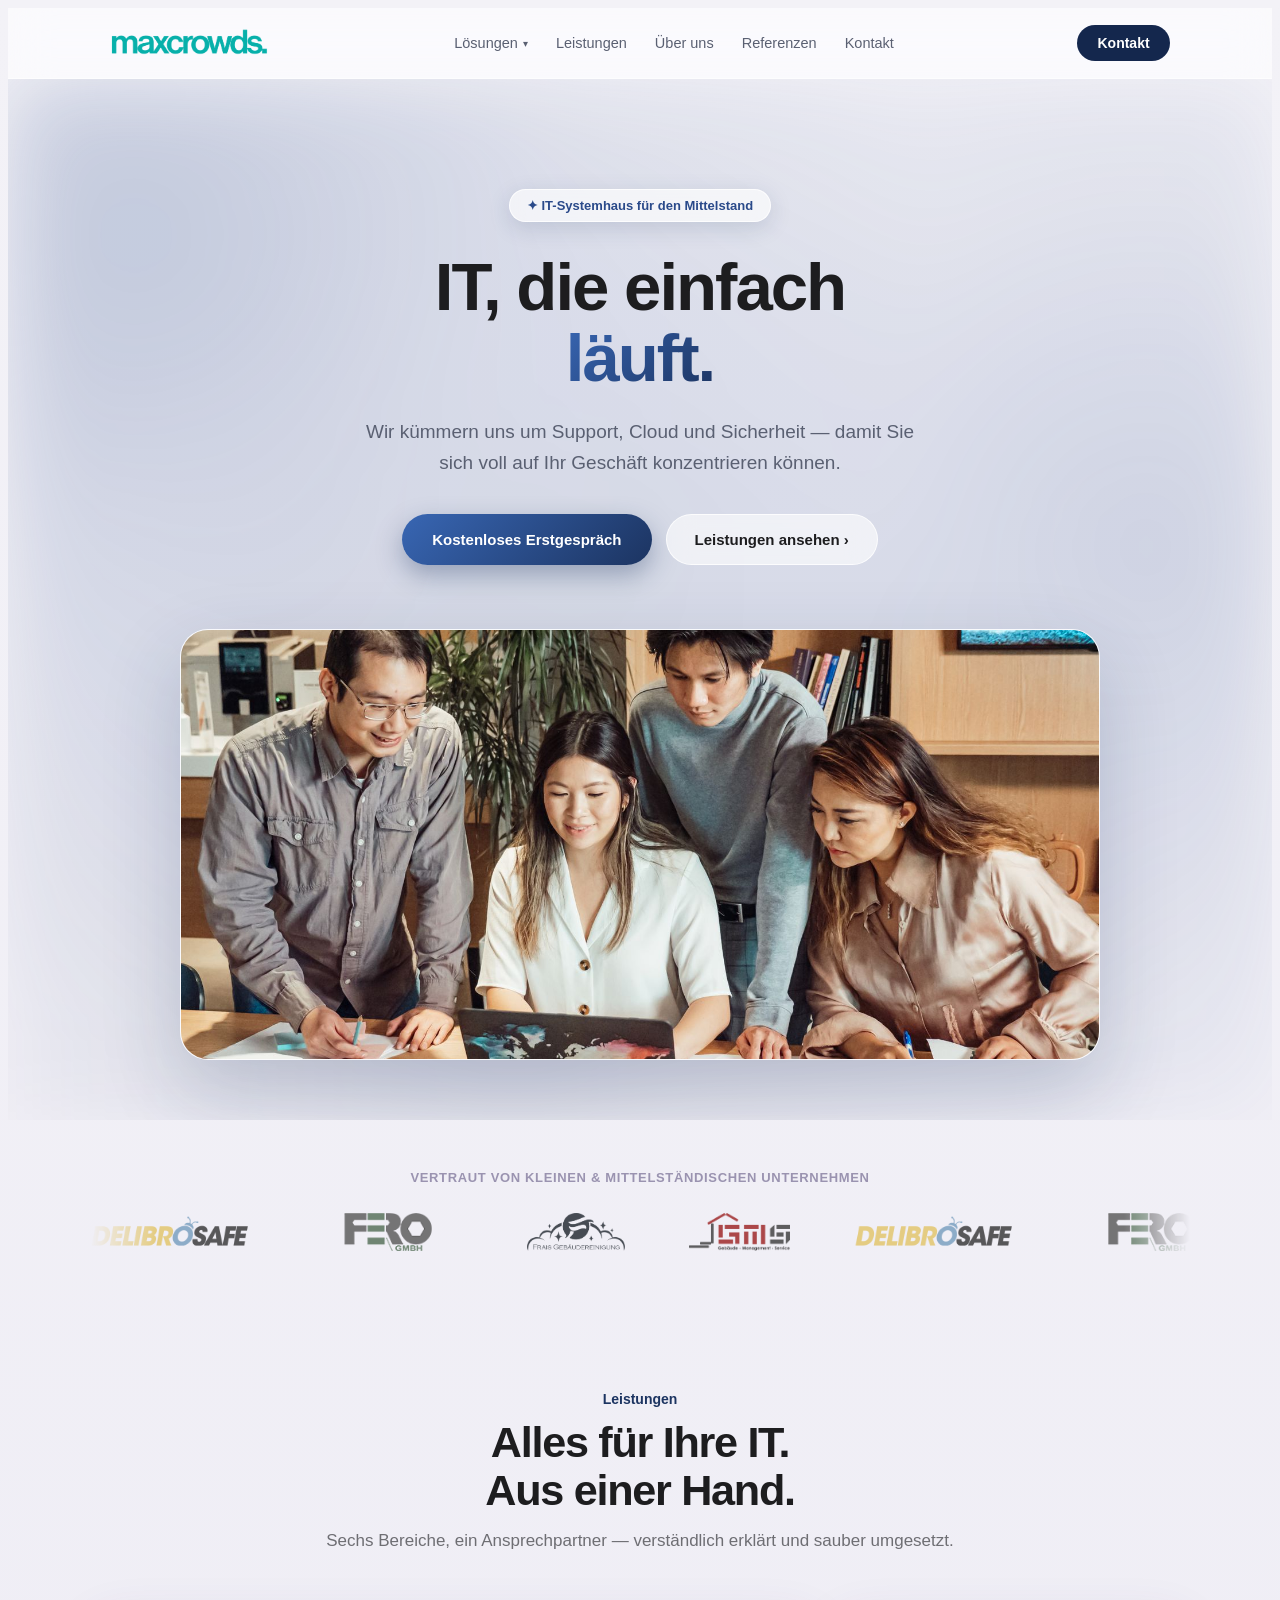
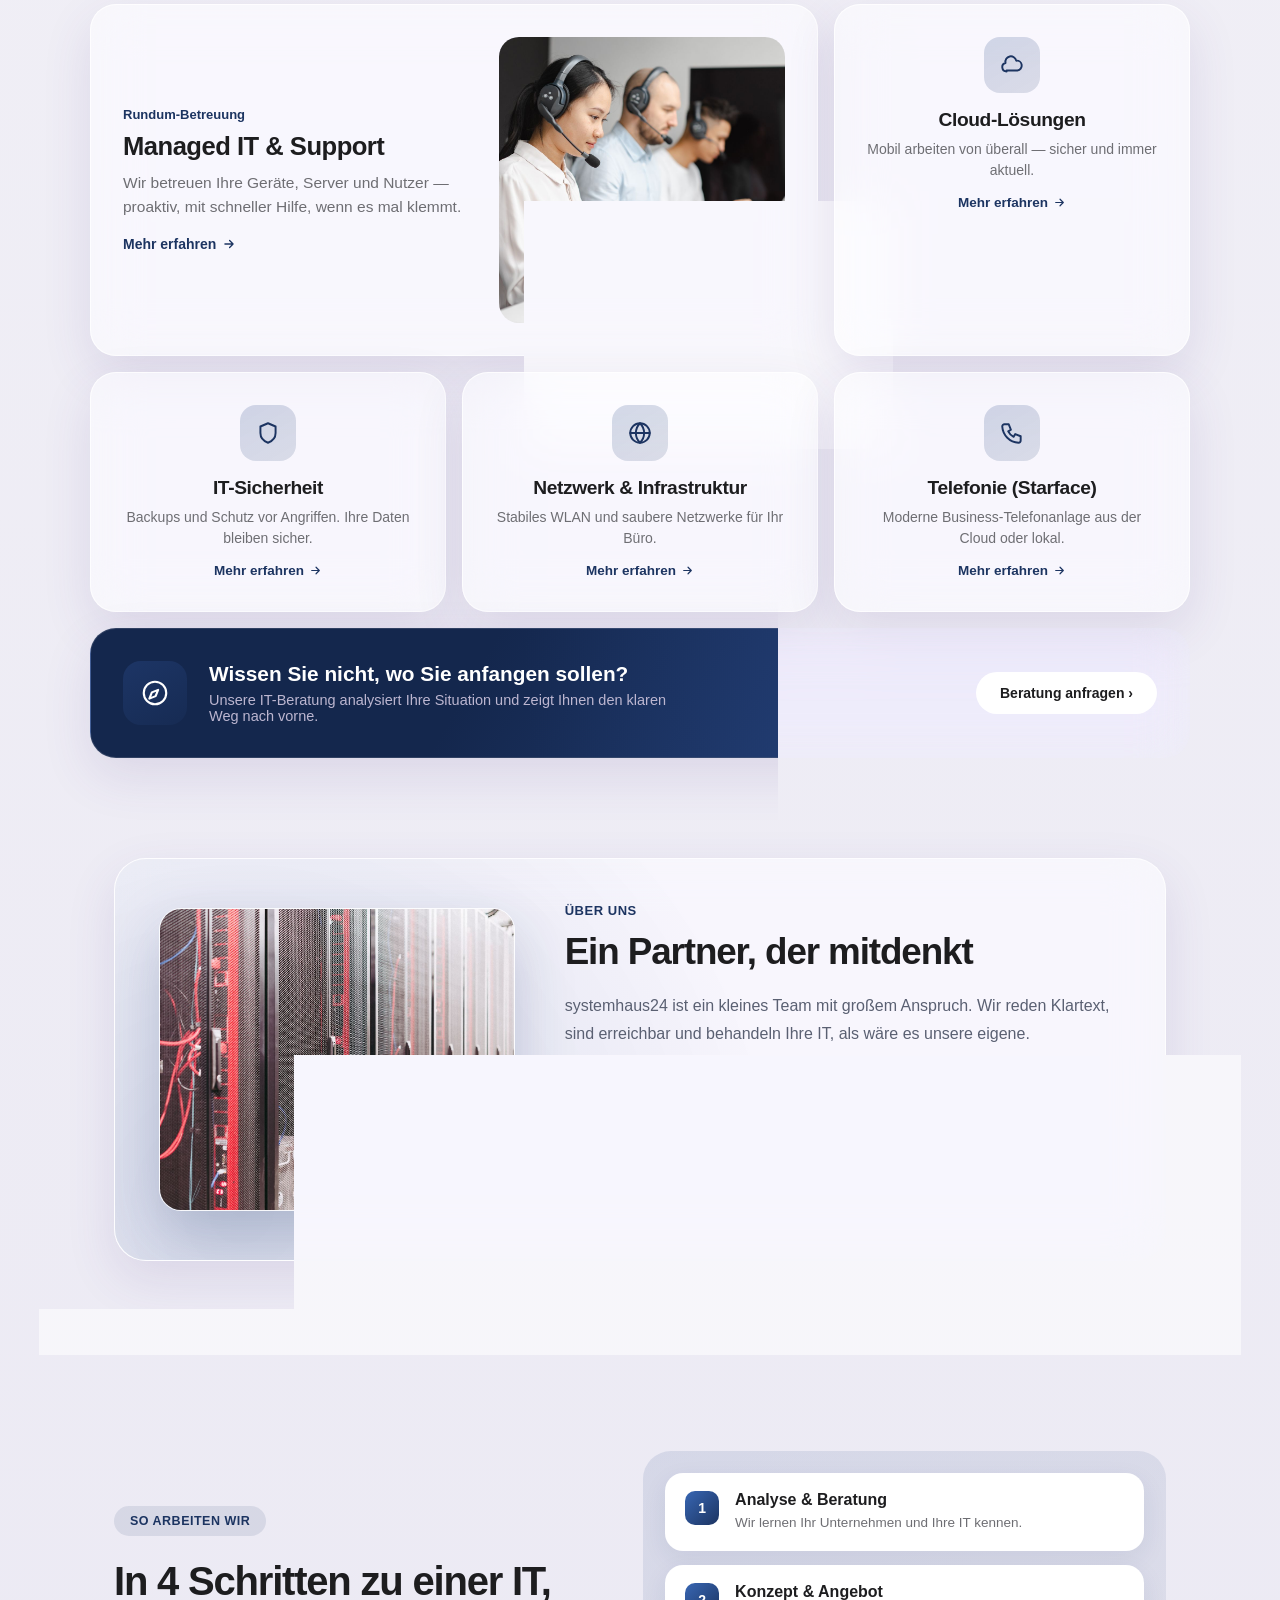
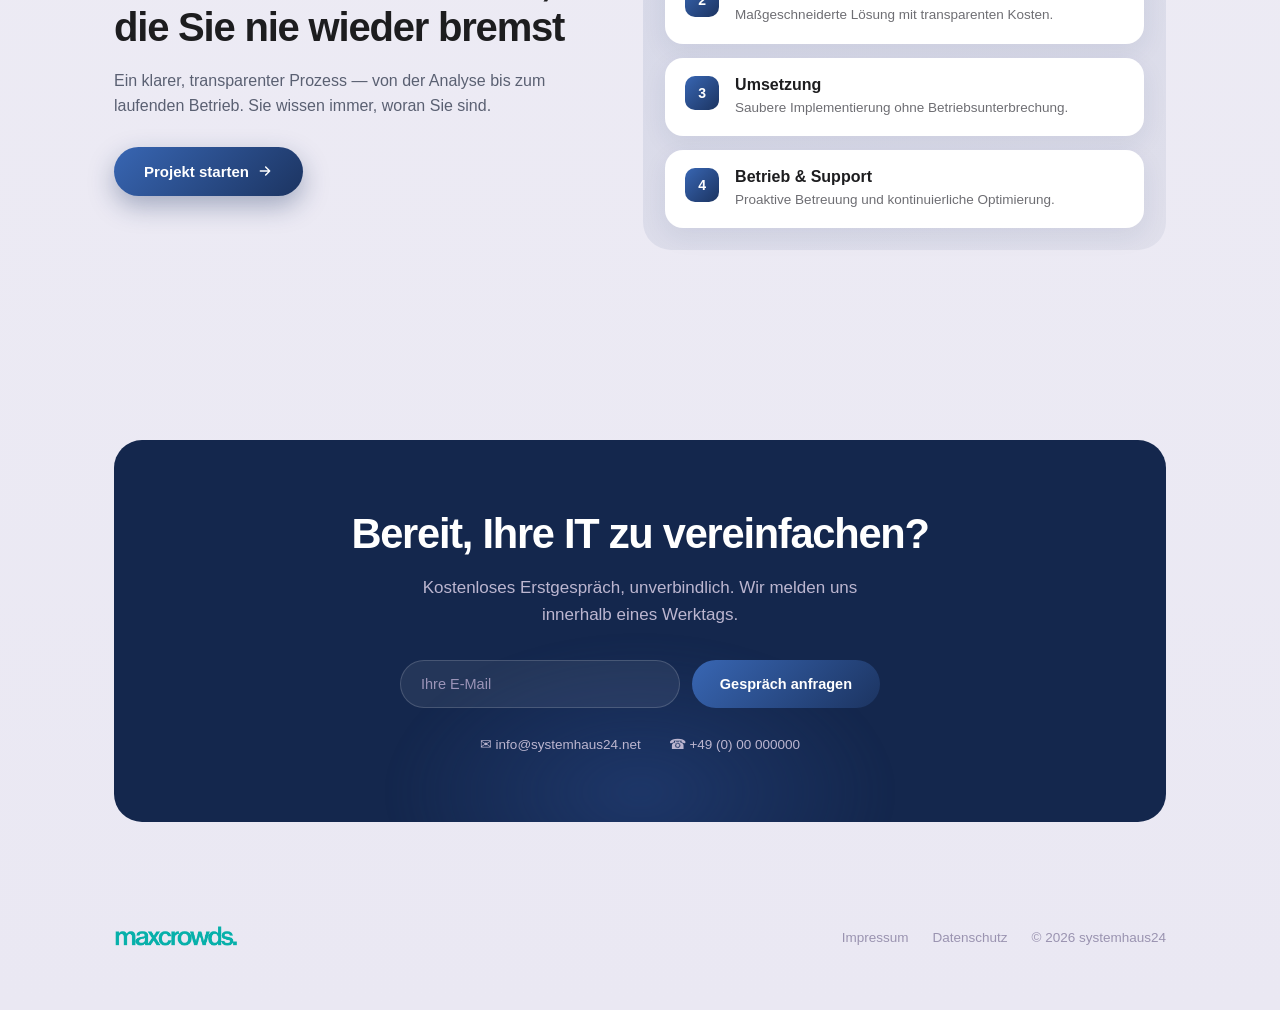
<file: index.html>
<!DOCTYPE html>
<html lang="de">
<head>
<meta charset="UTF-8">
<meta name="viewport" content="width=device-width, initial-scale=1.0">
<title>systemhaus24 – IT-Systemhaus für den Mittelstand</title>
<meta name="description" content="systemhaus24 ist Ihr verlässlicher IT-Partner für KMU: IT-Betreuung, Infrastruktur, Cloud & IT-Sicherheit. Persönlich, schnell erreichbar, kompetent.">
<meta property="og:title" content="systemhaus24 – IT-Systemhaus für den Mittelstand">
<meta property="og:description" content="Verlässlicher IT-Partner für kleine und mittelständische Unternehmen.">
<meta property="og:type" content="website">
<link rel="icon" href="assets/favicon.svg" type="image/svg+xml">
<link rel="stylesheet" href="css/site-v2.css">
</head>
<body class="sh-page">

<nav class="sh-nav">
  <a href="index.html" class="brand"><img src="assets/maxcrowds_green_png.png" alt="systemhaus24" class="logo-mark"></a>
  <div class="links">
    <div class="sh-nav-dropdown">
      <span>Lösungen</span>
      <div class="menu">
        <div class="menu-inner">
          <a href="loesungen/starface-telefonie.html">Starface Telefonie<span class="sub">Moderne Business-Telefonanlage</span></a>
          <div class="soon">Weitere Lösungen folgen in Kürze</div>
        </div>
      </div>
    </div>
    <a href="leistungen.html">Leistungen</a>
    <a href="ueber-uns.html">Über uns</a>
    <a href="referenzen.html">Referenzen</a>
    <a href="kontakt.html">Kontakt</a>
  </div>
  <a href="kontakt.html" class="cta">Kontakt</a>
  <button class="sh-nav-toggle" aria-label="Menü öffnen">☰</button>
</nav>

<section class="sh-hero">
  <span class="pill">✦ IT-Systemhaus für den Mittelstand</span>
  <h1>IT, die einfach<br><span class="accent">läuft.</span></h1>
  <p class="lead">Wir kümmern uns um Support, Cloud und Sicherheit — damit Sie sich voll auf Ihr Geschäft konzentrieren können.</p>
  <div class="actions">
    <a href="kontakt.html" class="sh-btn-primary">Kostenloses Erstgespräch</a>
    <a href="leistungen.html" class="sh-btn-secondary">Leistungen ansehen ›</a>
  </div>
  <div class="sh-screenshot">
    <img src="assets/hero-team.jpg" alt="IT-Team von systemhaus24 im Austausch" width="920" height="430" loading="eager">
  </div>
</section>

<div class="sh-logos">
  <div class="label">Vertraut von kleinen & mittelständischen Unternehmen</div>
  <div class="sh-marquee">
    <div class="sh-marquee-track">
      <img src="assets/clients/delibrosafe.png" alt="Delibro Safe" loading="lazy">
      <img src="assets/clients/fero-gmbh.png" alt="FeRo GmbH" loading="lazy">
      <img src="assets/clients/frais-gebaeudereinigung.png" alt="Frais Gebäudereinigung" loading="lazy">
      <img src="assets/clients/jgms.png" alt="JGMS Gebäude-Management-Service" loading="lazy">
      <img src="assets/clients/delibrosafe.png" alt="" loading="lazy" aria-hidden="true">
      <img src="assets/clients/fero-gmbh.png" alt="" loading="lazy" aria-hidden="true">
      <img src="assets/clients/frais-gebaeudereinigung.png" alt="" loading="lazy" aria-hidden="true">
      <img src="assets/clients/jgms.png" alt="" loading="lazy" aria-hidden="true">
      <img src="assets/clients/delibrosafe.png" alt="" loading="lazy" aria-hidden="true">
      <img src="assets/clients/fero-gmbh.png" alt="" loading="lazy" aria-hidden="true">
      <img src="assets/clients/frais-gebaeudereinigung.png" alt="" loading="lazy" aria-hidden="true">
      <img src="assets/clients/jgms.png" alt="" loading="lazy" aria-hidden="true">
      <img src="assets/clients/delibrosafe.png" alt="" loading="lazy" aria-hidden="true">
      <img src="assets/clients/fero-gmbh.png" alt="" loading="lazy" aria-hidden="true">
      <img src="assets/clients/frais-gebaeudereinigung.png" alt="" loading="lazy" aria-hidden="true">
      <img src="assets/clients/jgms.png" alt="" loading="lazy" aria-hidden="true">
    </div>
  </div>
</div>

<section class="sh-section" id="leistungen">
  <div class="sh-section-head">
    <div class="label">Leistungen</div>
    <h2>Alles für Ihre IT.<br>Aus einer Hand.</h2>
    <p>Sechs Bereiche, ein Ansprechpartner — verständlich erklärt und sauber umgesetzt.</p>
  </div>
  <div class="sh-bento">
    <div class="sh-glass feat-wide">
      <div>
        <div class="feat-eyebrow">Rundum-Betreuung</div>
        <h3>Managed IT &amp; Support</h3>
        <p>Wir betreuen Ihre Geräte, Server und Nutzer — proaktiv, mit schneller Hilfe, wenn es mal klemmt.</p>
        <a href="leistungen.html" class="more">Mehr erfahren <svg viewBox="0 0 24 24" fill="none" stroke="currentColor" stroke-width="2.2" stroke-linecap="round" stroke-linejoin="round"><path d="M5 12h14M13 6l6 6-6 6"/></svg></a>
      </div>
      <div class="feat-icon-big">
        <img src="assets/support.jpg" alt="Helpdesk-Mitarbeiterin im Kundensupport" loading="lazy">
      </div>
    </div>
    <a href="leistungen.html" class="sh-glass feat-small sh-link-card">
      <div class="ico"><svg viewBox="0 0 24 24"><path d="M7 18a4 4 0 01-1-7.87A5 5 0 0115.9 8 4.5 4.5 0 0117 17H7z"/></svg></div>
      <h3>Cloud-Lösungen</h3>
      <p>Mobil arbeiten von überall — sicher und immer aktuell.</p>
      <span class="more">Mehr erfahren <svg viewBox="0 0 24 24" fill="none" stroke="currentColor" stroke-width="2.2" stroke-linecap="round" stroke-linejoin="round"><path d="M5 12h14M13 6l6 6-6 6"/></svg></span>
    </a>
    <a href="leistungen.html" class="sh-glass feat-small sh-link-card">
      <div class="ico"><svg viewBox="0 0 24 24"><path d="M12 3l7 3v6c0 4.5-3 7.5-7 9-4-1.5-7-4.5-7-9V6l7-3z"/></svg></div>
      <h3>IT-Sicherheit</h3>
      <p>Backups und Schutz vor Angriffen. Ihre Daten bleiben sicher.</p>
      <span class="more">Mehr erfahren <svg viewBox="0 0 24 24" fill="none" stroke="currentColor" stroke-width="2.2" stroke-linecap="round" stroke-linejoin="round"><path d="M5 12h14M13 6l6 6-6 6"/></svg></span>
    </a>
    <a href="leistungen.html" class="sh-glass feat-small sh-link-card">
      <div class="ico"><svg viewBox="0 0 24 24"><circle cx="12" cy="12" r="9"/><path d="M3 12h18M12 3c2.5 2.5 3.8 5.7 3.8 9s-1.3 6.5-3.8 9c-2.5-2.5-3.8-5.7-3.8-9s1.3-6.5 3.8-9z"/></svg></div>
      <h3>Netzwerk &amp; Infrastruktur</h3>
      <p>Stabiles WLAN und saubere Netzwerke für Ihr Büro.</p>
      <span class="more">Mehr erfahren <svg viewBox="0 0 24 24" fill="none" stroke="currentColor" stroke-width="2.2" stroke-linecap="round" stroke-linejoin="round"><path d="M5 12h14M13 6l6 6-6 6"/></svg></span>
    </a>
    <a href="loesungen/starface-telefonie.html" class="sh-glass feat-small sh-link-card">
      <div class="ico"><svg viewBox="0 0 24 24"><path d="M5 4h4l2 5-2.5 1.5a11 11 0 005 5L15 13l5 2v4a2 2 0 01-2 2A16 16 0 013 6a2 2 0 012-2z"/></svg></div>
      <h3>Telefonie (Starface)</h3>
      <p>Moderne Business-Telefonanlage aus der Cloud oder lokal.</p>
      <span class="more">Mehr erfahren <svg viewBox="0 0 24 24" fill="none" stroke="currentColor" stroke-width="2.2" stroke-linecap="round" stroke-linejoin="round"><path d="M5 12h14M13 6l6 6-6 6"/></svg></span>
    </a>
    <div class="sh-glass feat-dark">
      <div class="left">
        <div class="ico-box"><svg viewBox="0 0 24 24"><circle cx="12" cy="12" r="9"/><path d="M14.5 9.5l-2 5-5 2 2-5 5-2z"/></svg></div>
        <div>
          <h3>Wissen Sie nicht, wo Sie anfangen sollen?</h3>
          <p>Unsere IT-Beratung analysiert Ihre Situation und zeigt Ihnen den klaren Weg nach vorne.</p>
        </div>
      </div>
      <a href="kontakt.html" class="btn-white">Beratung anfragen ›</a>
    </div>
  </div>
</section>

<section class="sh-section sh-section--flush-top" id="ueber-uns">
  <div class="sh-about-wrap">
    <div class="sh-about-card">
      <div class="sh-about">
        <div class="photo">
          <img src="assets/server-room.jpg" alt="systemhaus24 IT-Infrastruktur" width="500" height="500" loading="lazy">
        </div>
        <div>
          <div class="label">Über uns</div>
          <h2>Ein Partner, der mitdenkt</h2>
          <p>systemhaus24 ist ein kleines Team mit großem Anspruch. Wir reden Klartext, sind erreichbar und behandeln Ihre IT, als wäre es unsere eigene.</p>
          <p>Ob laufende Betreuung oder einmaliges Projekt — Sie haben immer einen festen Ansprechpartner.</p>
          <div class="stats">
            <div><strong>120+</strong><span>zufriedene Kunden</span></div>
            <div><strong>&lt; 2 Std</strong><span>Reaktionszeit</span></div>
            <div><strong>99,9%</strong><span>Verfügbarkeit</span></div>
          </div>
        </div>
      </div>
    </div>
  </div>
</section>

<div id="ablauf">
  <div class="sh-process-split">
    <div>
      <span class="pill">So arbeiten wir</span>
      <h2>In 4 Schritten zu einer IT, die Sie nie wieder bremst</h2>
      <p>Ein klarer, transparenter Prozess — von der Analyse bis zum laufenden Betrieb. Sie wissen immer, woran Sie sind.</p>
      <a href="kontakt.html" class="sh-btn-primary">Projekt starten <svg viewBox="0 0 24 24" width="16" height="16" fill="none" stroke="currentColor" stroke-width="2.2" stroke-linecap="round" stroke-linejoin="round"><path d="M5 12h14M13 6l6 6-6 6"/></svg></a>
    </div>
    <div class="sh-process-cards">
      <div class="pcard">
        <div class="num">1</div>
        <div><h3>Analyse &amp; Beratung</h3><p>Wir lernen Ihr Unternehmen und Ihre IT kennen.</p></div>
      </div>
      <div class="pcard">
        <div class="num">2</div>
        <div><h3>Konzept &amp; Angebot</h3><p>Maßgeschneiderte Lösung mit transparenten Kosten.</p></div>
      </div>
      <div class="pcard">
        <div class="num">3</div>
        <div><h3>Umsetzung</h3><p>Saubere Implementierung ohne Betriebsunterbrechung.</p></div>
      </div>
      <div class="pcard">
        <div class="num">4</div>
        <div><h3>Betrieb &amp; Support</h3><p>Proaktive Betreuung und kontinuierliche Optimierung.</p></div>
      </div>
    </div>
  </div>
</div>

<div class="sh-contact-wrap" id="kontakt">
  <div class="sh-contact">
    <h2>Bereit, Ihre IT zu vereinfachen?</h2>
    <p>Kostenloses Erstgespräch, unverbindlich. Wir melden uns innerhalb eines Werktags.</p>
    <form class="sh-contact-form" action="https://formspree.io/f/DEINE_FORM_ID" method="POST">
      <div class="honeypot"><input type="text" name="company" tabindex="-1" autocomplete="off"></div>
      <input type="email" name="email" placeholder="Ihre E-Mail" required>
      <button type="submit">Gespräch anfragen</button>
    </form>
    <div class="meta"><span>✉ info@systemhaus24.net</span><span>☎ +49 (0) 00 000000</span></div>
  </div>
</div>

<footer class="sh-footer">
  <a href="index.html" class="brand"><img src="assets/maxcrowds_green_png.png" alt="systemhaus24" class="logo-mark"></a>
  <div class="links"><a href="impressum.html">Impressum</a><a href="datenschutz.html">Datenschutz</a><span>© 2026 systemhaus24</span></div>
</footer>

<script src="js/main.js"></script>
</body>
</html>
</file>
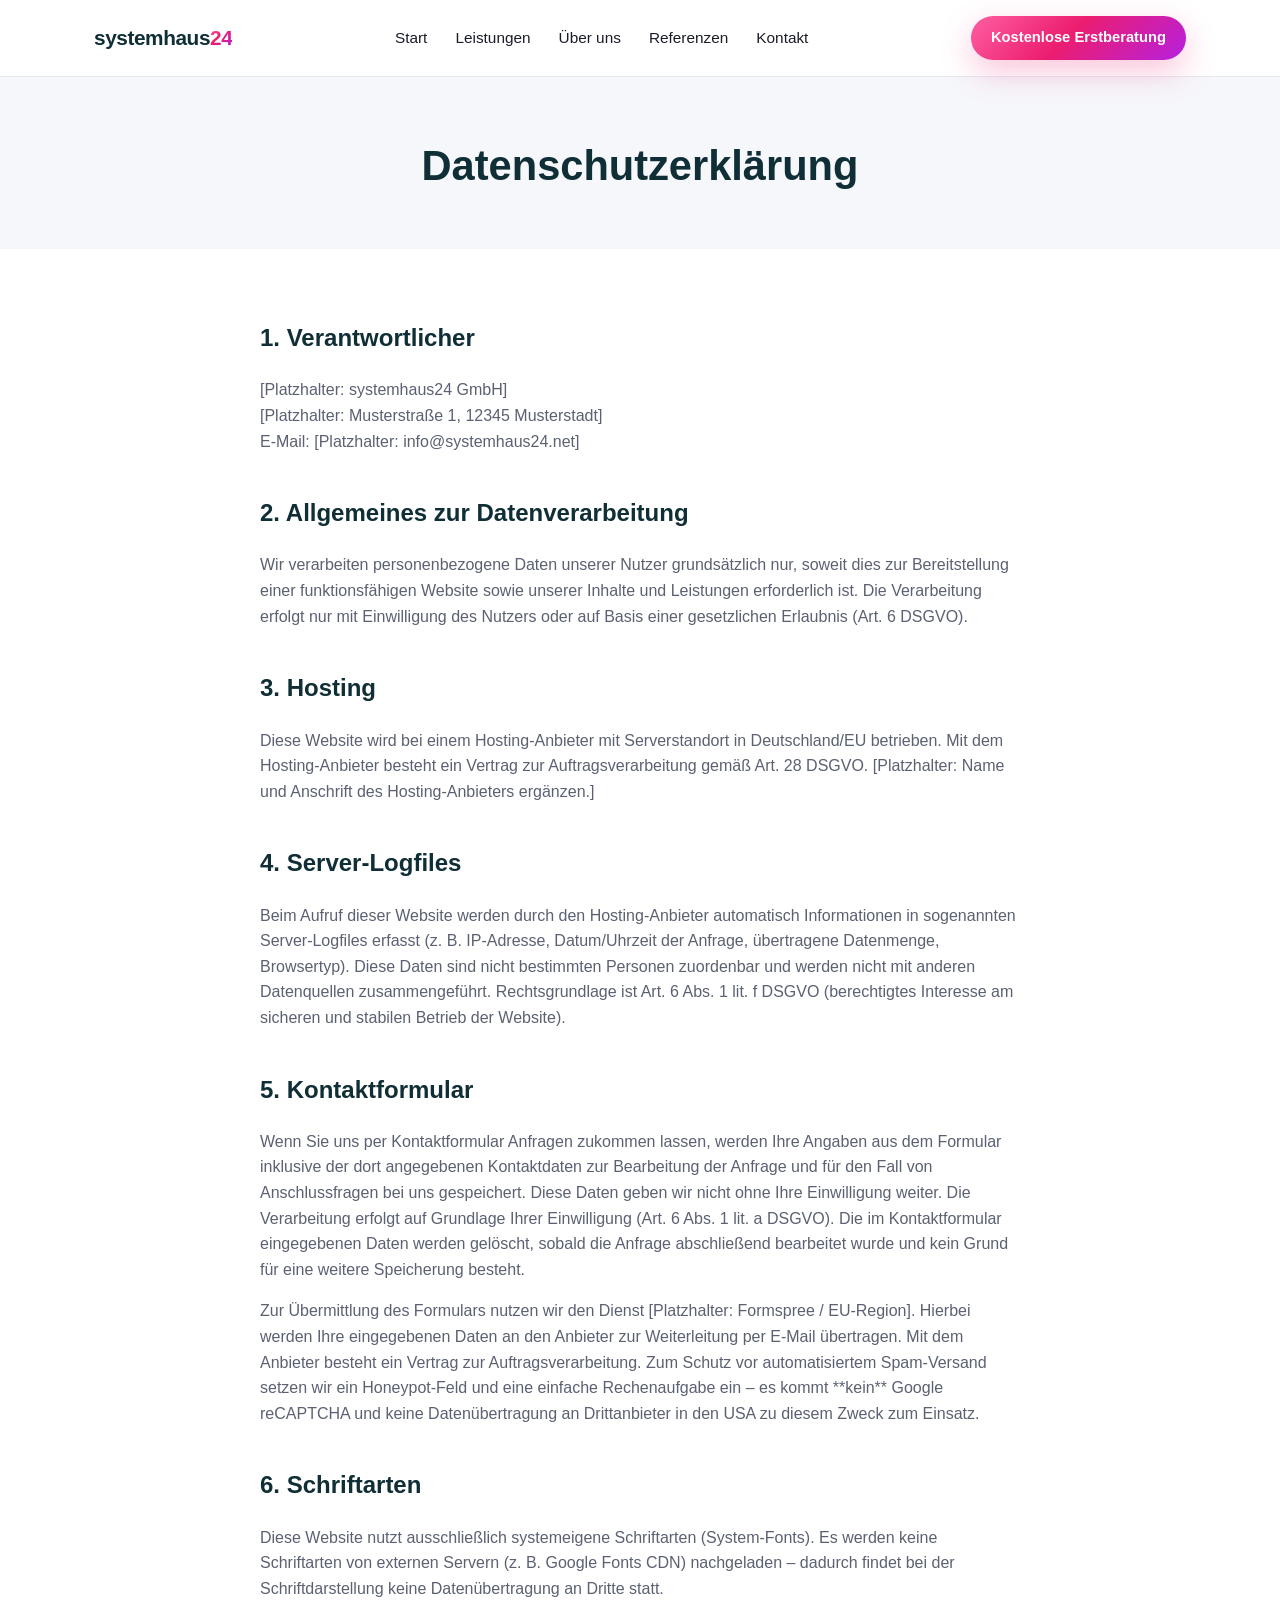
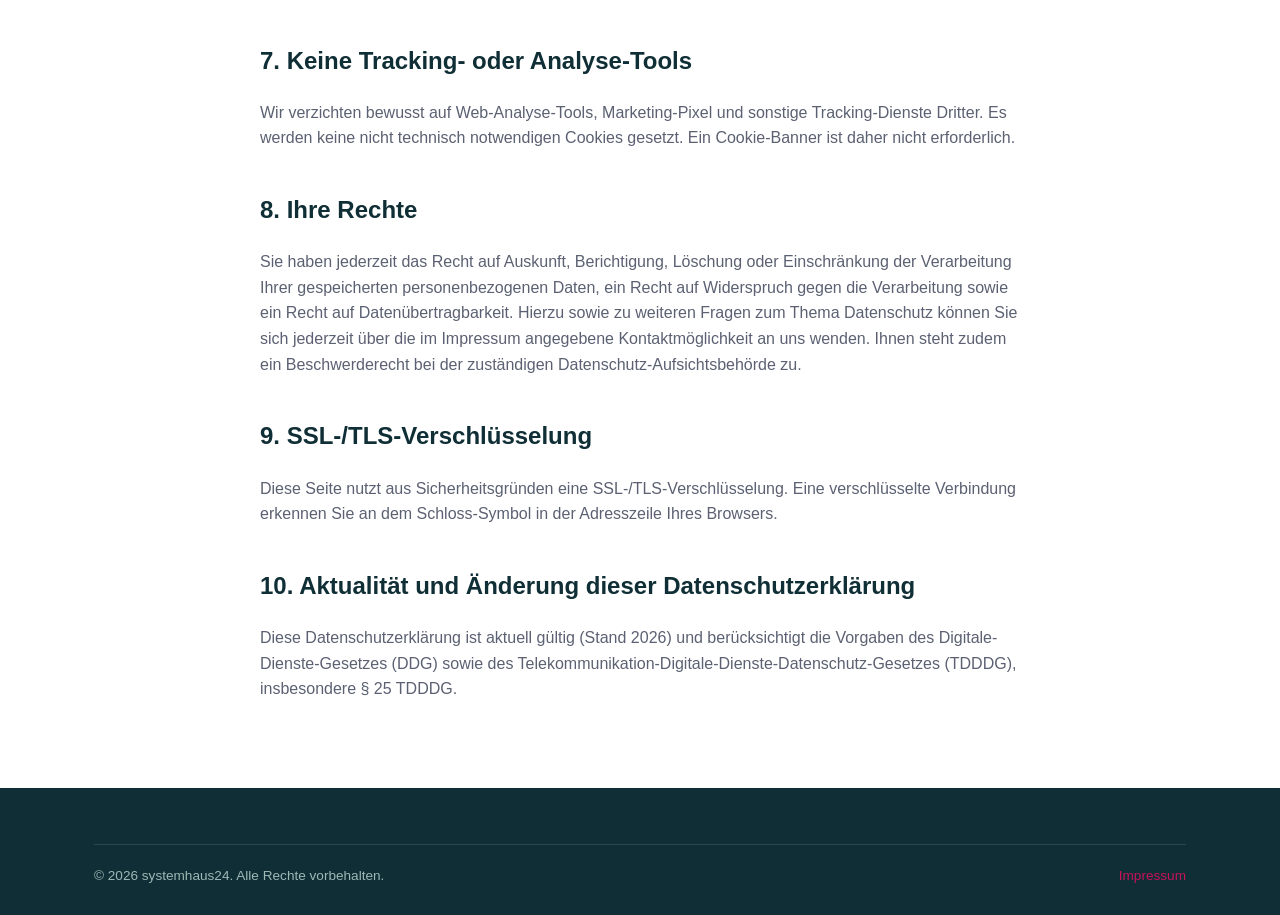
<file: datenschutz.html>
<!DOCTYPE html>
<html lang="de">
<head>
<meta charset="UTF-8">
<meta name="viewport" content="width=device-width, initial-scale=1.0">
<title>Datenschutzerklärung – systemhaus24</title>
<meta name="description" content="Datenschutzerklärung von systemhaus24 gemäß DSGVO und TDDDG.">
<meta name="robots" content="noindex">
<link rel="icon" href="assets/favicon.svg" type="image/svg+xml">
<link rel="stylesheet" href="css/style.css">
</head>
<body>

<header class="site-header">
  <nav class="nav">
    <a href="index.html" class="logo">systemhaus<span>24</span></a>
    <ul class="nav-links">
      <li><a href="index.html">Start</a></li>
      <li><a href="leistungen.html">Leistungen</a></li>
      <li><a href="ueber-uns.html">Über uns</a></li>
      <li><a href="referenzen.html">Referenzen</a></li>
      <li><a href="kontakt.html">Kontakt</a></li>
    </ul>
    <a href="kontakt.html" class="nav-cta">Kostenlose Erstberatung</a>
    <button class="nav-toggle" aria-label="Menü öffnen">☰</button>
  </nav>
</header>

<main>
  <div class="page-header">
    <div class="container">
      <h1>Datenschutzerklärung</h1>
    </div>
  </div>

  <section>
    <div class="container">
      <div class="legal-content">
        <h2>1. Verantwortlicher</h2>
        <p>
          [Platzhalter: systemhaus24 GmbH]<br>
          [Platzhalter: Musterstraße 1, 12345 Musterstadt]<br>
          E-Mail: [Platzhalter: info@systemhaus24.net]
        </p>

        <h2>2. Allgemeines zur Datenverarbeitung</h2>
        <p>Wir verarbeiten personenbezogene Daten unserer Nutzer grundsätzlich nur, soweit dies zur Bereitstellung einer funktionsfähigen Website sowie unserer Inhalte und Leistungen erforderlich ist. Die Verarbeitung erfolgt nur mit Einwilligung des Nutzers oder auf Basis einer gesetzlichen Erlaubnis (Art. 6 DSGVO).</p>

        <h2>3. Hosting</h2>
        <p>Diese Website wird bei einem Hosting-Anbieter mit Serverstandort in Deutschland/EU betrieben. Mit dem Hosting-Anbieter besteht ein Vertrag zur Auftragsverarbeitung gemäß Art. 28 DSGVO. [Platzhalter: Name und Anschrift des Hosting-Anbieters ergänzen.]</p>

        <h2>4. Server-Logfiles</h2>
        <p>Beim Aufruf dieser Website werden durch den Hosting-Anbieter automatisch Informationen in sogenannten Server-Logfiles erfasst (z. B. IP-Adresse, Datum/Uhrzeit der Anfrage, übertragene Datenmenge, Browsertyp). Diese Daten sind nicht bestimmten Personen zuordenbar und werden nicht mit anderen Datenquellen zusammengeführt. Rechtsgrundlage ist Art. 6 Abs. 1 lit. f DSGVO (berechtigtes Interesse am sicheren und stabilen Betrieb der Website).</p>

        <h2>5. Kontaktformular</h2>
        <p>Wenn Sie uns per Kontaktformular Anfragen zukommen lassen, werden Ihre Angaben aus dem Formular inklusive der dort angegebenen Kontaktdaten zur Bearbeitung der Anfrage und für den Fall von Anschlussfragen bei uns gespeichert. Diese Daten geben wir nicht ohne Ihre Einwilligung weiter. Die Verarbeitung erfolgt auf Grundlage Ihrer Einwilligung (Art. 6 Abs. 1 lit. a DSGVO). Die im Kontaktformular eingegebenen Daten werden gelöscht, sobald die Anfrage abschließend bearbeitet wurde und kein Grund für eine weitere Speicherung besteht.</p>
        <p>Zur Übermittlung des Formulars nutzen wir den Dienst [Platzhalter: Formspree / EU-Region]. Hierbei werden Ihre eingegebenen Daten an den Anbieter zur Weiterleitung per E-Mail übertragen. Mit dem Anbieter besteht ein Vertrag zur Auftragsverarbeitung. Zum Schutz vor automatisiertem Spam-Versand setzen wir ein Honeypot-Feld und eine einfache Rechenaufgabe ein – es kommt **kein** Google reCAPTCHA und keine Datenübertragung an Drittanbieter in den USA zu diesem Zweck zum Einsatz.</p>

        <h2>6. Schriftarten</h2>
        <p>Diese Website nutzt ausschließlich systemeigene Schriftarten (System-Fonts). Es werden keine Schriftarten von externen Servern (z. B. Google Fonts CDN) nachgeladen – dadurch findet bei der Schriftdarstellung keine Datenübertragung an Dritte statt.</p>

        <h2>7. Keine Tracking- oder Analyse-Tools</h2>
        <p>Wir verzichten bewusst auf Web-Analyse-Tools, Marketing-Pixel und sonstige Tracking-Dienste Dritter. Es werden keine nicht technisch notwendigen Cookies gesetzt. Ein Cookie-Banner ist daher nicht erforderlich.</p>

        <h2>8. Ihre Rechte</h2>
        <p>Sie haben jederzeit das Recht auf Auskunft, Berichtigung, Löschung oder Einschränkung der Verarbeitung Ihrer gespeicherten personenbezogenen Daten, ein Recht auf Widerspruch gegen die Verarbeitung sowie ein Recht auf Datenübertragbarkeit. Hierzu sowie zu weiteren Fragen zum Thema Datenschutz können Sie sich jederzeit über die im Impressum angegebene Kontaktmöglichkeit an uns wenden. Ihnen steht zudem ein Beschwerderecht bei der zuständigen Datenschutz-Aufsichtsbehörde zu.</p>

        <h2>9. SSL-/TLS-Verschlüsselung</h2>
        <p>Diese Seite nutzt aus Sicherheitsgründen eine SSL-/TLS-Verschlüsselung. Eine verschlüsselte Verbindung erkennen Sie an dem Schloss-Symbol in der Adresszeile Ihres Browsers.</p>

        <h2>10. Aktualität und Änderung dieser Datenschutzerklärung</h2>
        <p>Diese Datenschutzerklärung ist aktuell gültig (Stand 2026) und berücksichtigt die Vorgaben des Digitale-Dienste-Gesetzes (DDG) sowie des Telekommunikation-Digitale-Dienste-Datenschutz-Gesetzes (TDDDG), insbesondere § 25 TDDDG.</p>
      </div>
    </div>
  </section>
</main>

<footer class="site-footer">
  <div class="container">
    <div class="footer-bottom">
      <span>© 2026 systemhaus24. Alle Rechte vorbehalten.</span>
      <span><a href="impressum.html">Impressum</a></span>
    </div>
  </div>
</footer>

<script src="js/main.js"></script>
</body>
</html>
</file>
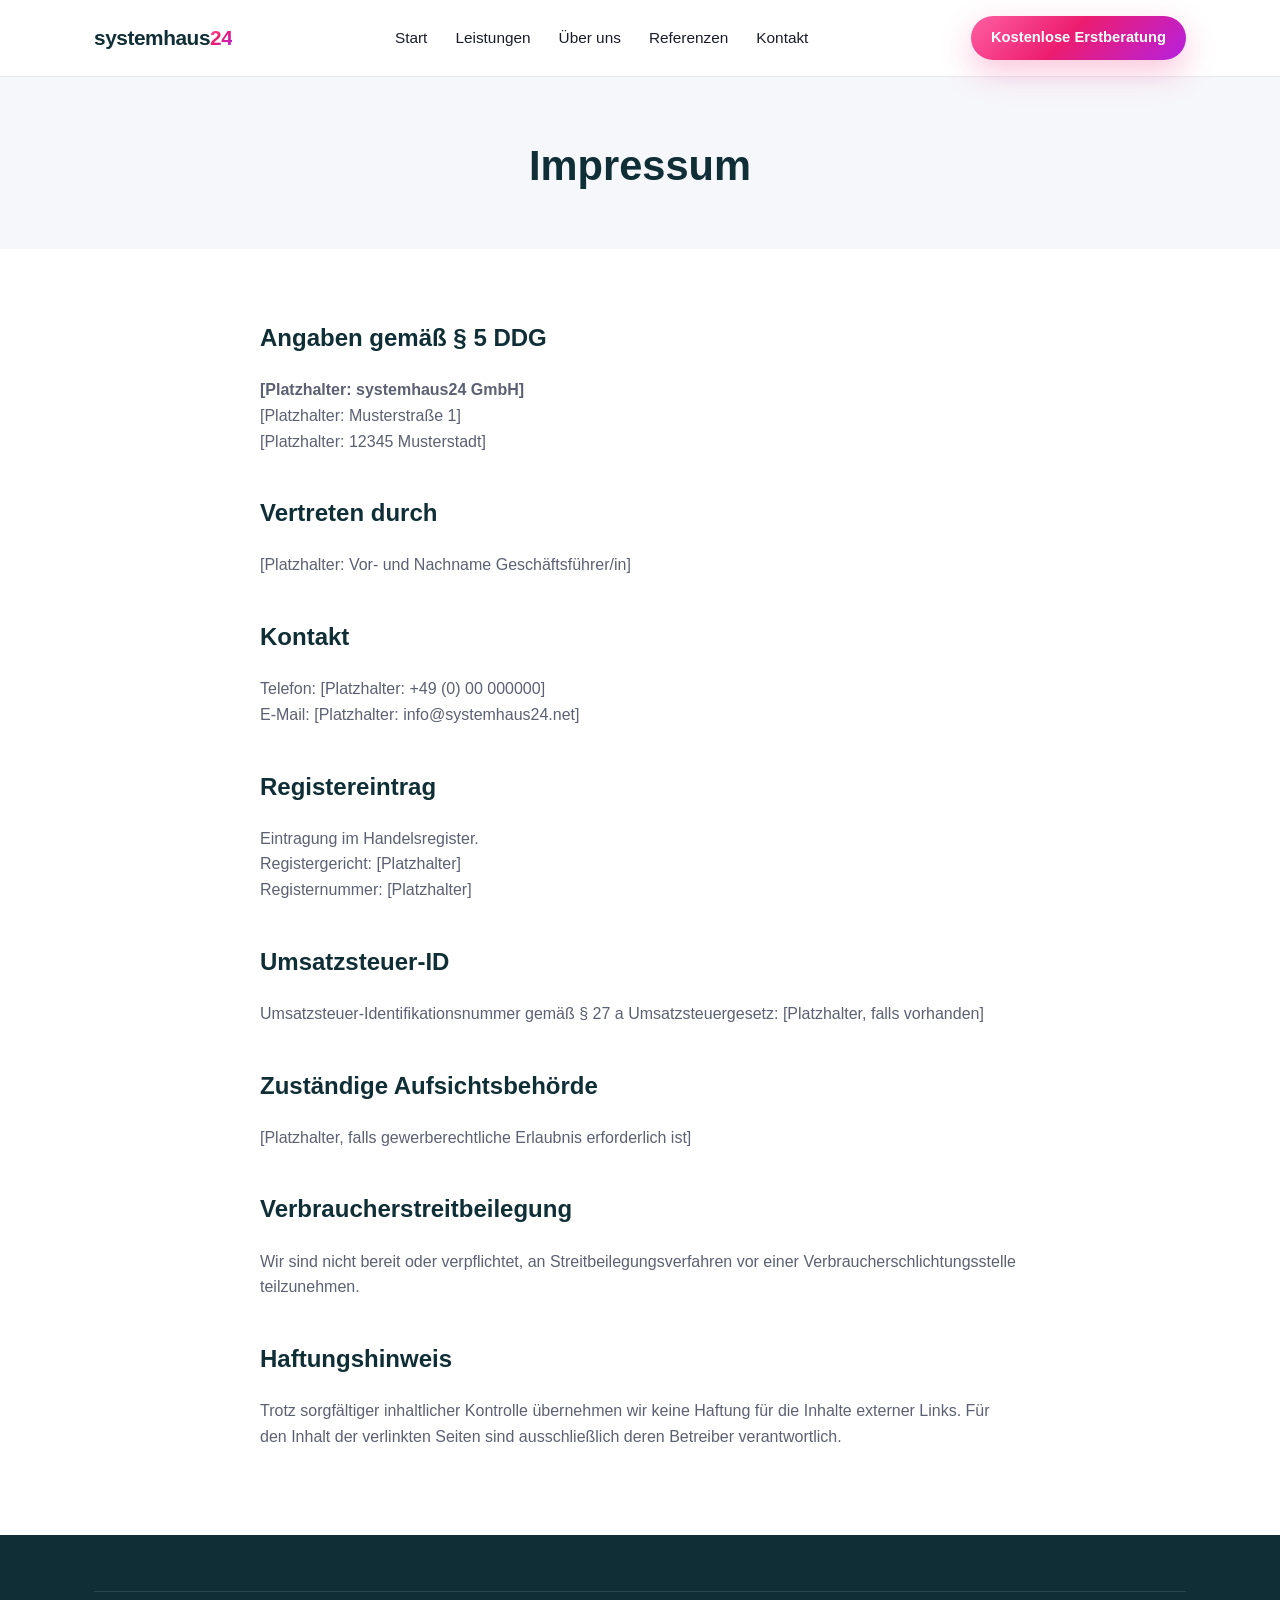
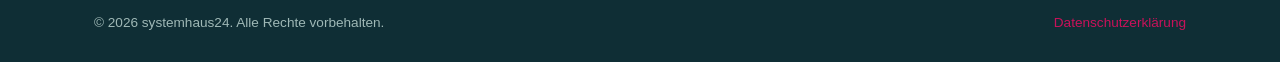
<file: impressum.html>
<!DOCTYPE html>
<html lang="de">
<head>
<meta charset="UTF-8">
<meta name="viewport" content="width=device-width, initial-scale=1.0">
<title>Impressum – systemhaus24</title>
<meta name="description" content="Impressum von systemhaus24 gemäß § 5 DDG.">
<meta name="robots" content="noindex">
<link rel="icon" href="assets/favicon.svg" type="image/svg+xml">
<link rel="stylesheet" href="css/style.css">
</head>
<body>

<header class="site-header">
  <nav class="nav">
    <a href="index.html" class="logo">systemhaus<span>24</span></a>
    <ul class="nav-links">
      <li><a href="index.html">Start</a></li>
      <li><a href="leistungen.html">Leistungen</a></li>
      <li><a href="ueber-uns.html">Über uns</a></li>
      <li><a href="referenzen.html">Referenzen</a></li>
      <li><a href="kontakt.html">Kontakt</a></li>
    </ul>
    <a href="kontakt.html" class="nav-cta">Kostenlose Erstberatung</a>
    <button class="nav-toggle" aria-label="Menü öffnen">☰</button>
  </nav>
</header>

<main>
  <div class="page-header">
    <div class="container">
      <h1>Impressum</h1>
    </div>
  </div>

  <section>
    <div class="container">
      <div class="legal-content">
        <h2>Angaben gemäß § 5 DDG</h2>
        <p>
          <strong>[Platzhalter: systemhaus24 GmbH]</strong><br>
          [Platzhalter: Musterstraße 1]<br>
          [Platzhalter: 12345 Musterstadt]
        </p>

        <h2>Vertreten durch</h2>
        <p>[Platzhalter: Vor- und Nachname Geschäftsführer/in]</p>

        <h2>Kontakt</h2>
        <p>
          Telefon: [Platzhalter: +49 (0) 00 000000]<br>
          E-Mail: [Platzhalter: info@systemhaus24.net]
        </p>

        <h2>Registereintrag</h2>
        <p>
          Eintragung im Handelsregister.<br>
          Registergericht: [Platzhalter]<br>
          Registernummer: [Platzhalter]
        </p>

        <h2>Umsatzsteuer-ID</h2>
        <p>Umsatzsteuer-Identifikationsnummer gemäß § 27 a Umsatzsteuergesetz: [Platzhalter, falls vorhanden]</p>

        <h2>Zuständige Aufsichtsbehörde</h2>
        <p>[Platzhalter, falls gewerberechtliche Erlaubnis erforderlich ist]</p>

        <h2>Verbraucherstreitbeilegung</h2>
        <p>Wir sind nicht bereit oder verpflichtet, an Streitbeilegungsverfahren vor einer Verbraucherschlichtungsstelle teilzunehmen.</p>

        <h2>Haftungshinweis</h2>
        <p>Trotz sorgfältiger inhaltlicher Kontrolle übernehmen wir keine Haftung für die Inhalte externer Links. Für den Inhalt der verlinkten Seiten sind ausschließlich deren Betreiber verantwortlich.</p>
      </div>
    </div>
  </section>
</main>

<footer class="site-footer">
  <div class="container">
    <div class="footer-bottom">
      <span>© 2026 systemhaus24. Alle Rechte vorbehalten.</span>
      <span><a href="datenschutz.html">Datenschutzerklärung</a></span>
    </div>
  </div>
</footer>

<script src="js/main.js"></script>
</body>
</html>
</file>
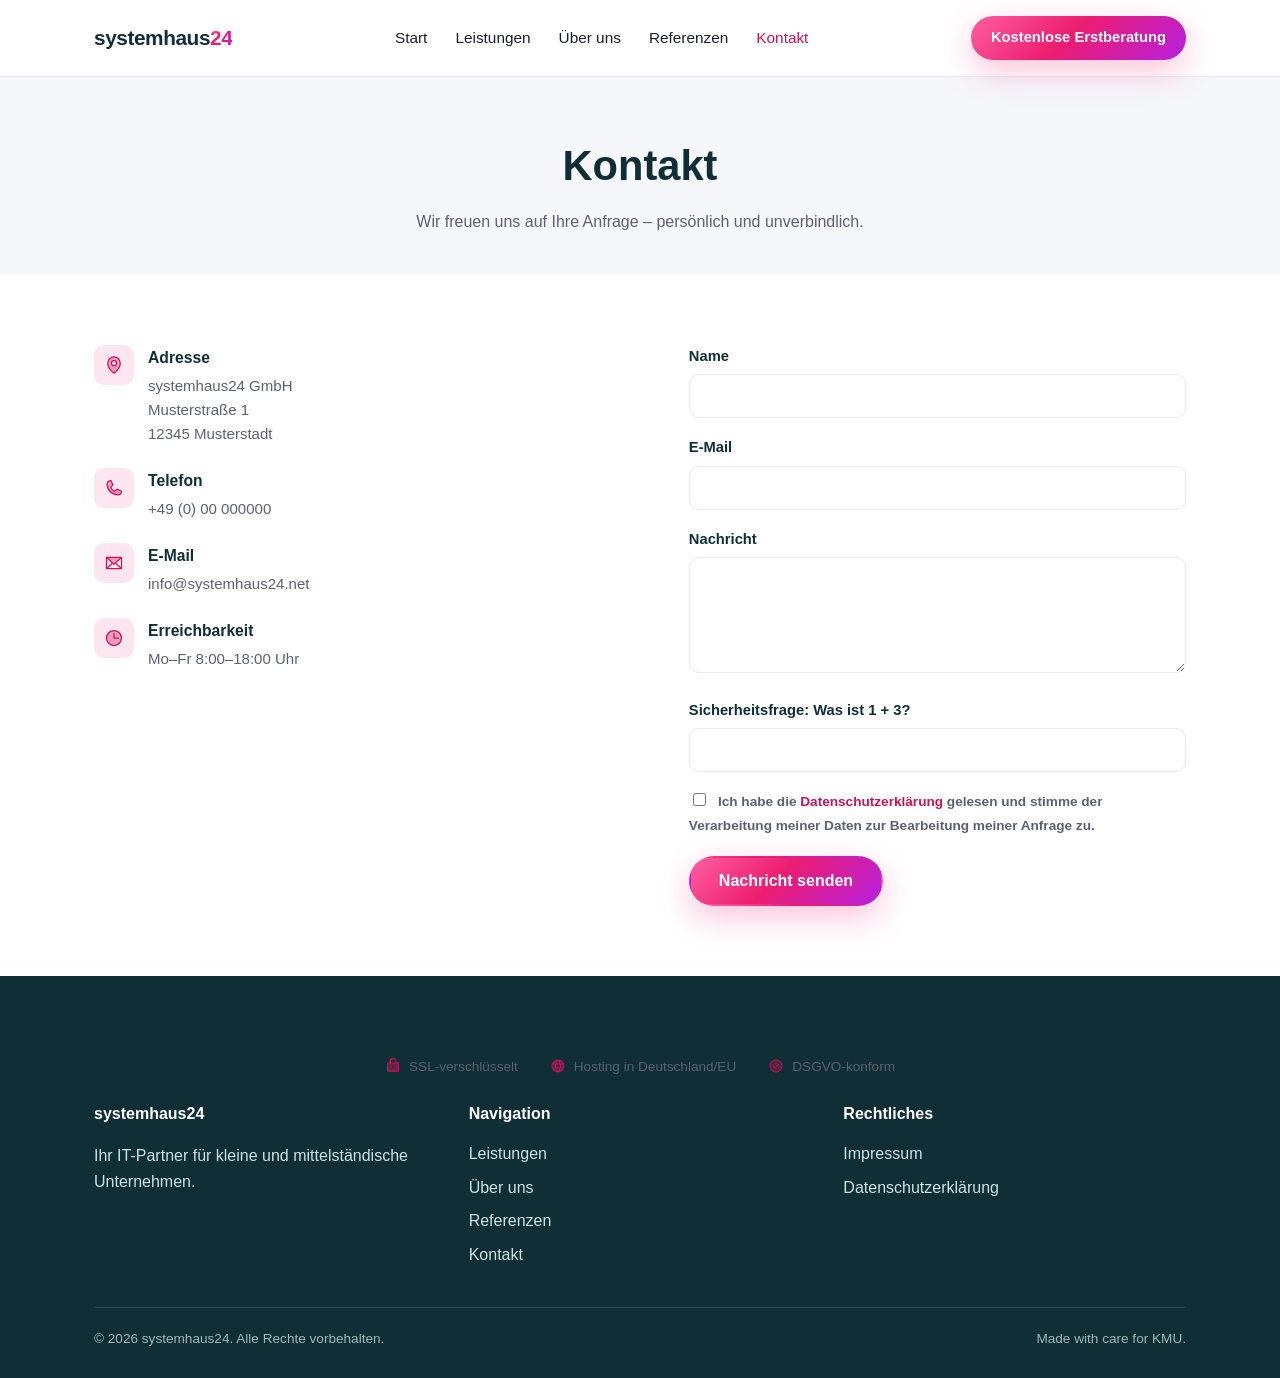
<file: kontakt.html>
<!DOCTYPE html>
<html lang="de">
<head>
<meta charset="UTF-8">
<meta name="viewport" content="width=device-width, initial-scale=1.0">
<title>Kontakt – systemhaus24</title>
<meta name="description" content="Nehmen Sie Kontakt zu systemhaus24 auf – kostenlose Erstberatung für Ihre IT.">
<link rel="icon" href="assets/favicon.svg" type="image/svg+xml">
<link rel="stylesheet" href="css/style.css">
</head>
<body>

<header class="site-header">
  <nav class="nav">
    <a href="index.html" class="logo">systemhaus<span>24</span></a>
    <ul class="nav-links">
      <li><a href="index.html">Start</a></li>
      <li><a href="leistungen.html">Leistungen</a></li>
      <li><a href="ueber-uns.html">Über uns</a></li>
      <li><a href="referenzen.html">Referenzen</a></li>
      <li><a href="kontakt.html" class="active">Kontakt</a></li>
    </ul>
    <a href="kontakt.html" class="nav-cta">Kostenlose Erstberatung</a>
    <button class="nav-toggle" aria-label="Menü öffnen">☰</button>
  </nav>
</header>

<main>
  <div class="page-header">
    <div class="container">
      <h1>Kontakt</h1>
      <p>Wir freuen uns auf Ihre Anfrage – persönlich und unverbindlich.</p>
    </div>
  </div>

  <section>
    <div class="container">
      <div class="contact-grid">
        <div class="contact-info">
          <div class="item">
            <div class="icon"><svg viewBox="0 0 256 256" width="20" height="20" fill="var(--color-pink-dark)"><path d="M128,24a80,80,0,0,0-80,80c0,72,80,128,80,128s80-56,80-128A80,80,0,0,0,128,24Zm0,112a32,32,0,1,1,32-32A32,32,0,0,1,128,136Z" opacity="0.35"/><path d="M128,64a40,40,0,1,0,40,40A40,40,0,0,0,128,64Zm0,64a24,24,0,1,1,24-24A24,24,0,0,1,128,128Zm0-112a88.1,88.1,0,0,0-88,88c0,31.4,14.51,64.68,42,96.25a254.19,254.19,0,0,0,41.45,38.3,8,8,0,0,0,9.18,0A254.19,254.19,0,0,0,174,200.25c27.45-31.57,42-64.85,42-96.25A88.1,88.1,0,0,0,128,16Zm0,206c-16.53-13-72-60.75-72-118a72,72,0,0,1,144,0C200,161.23,144.53,209,128,222Z"/></svg></div>
            <div>
              <h4>Adresse</h4>
              <p>systemhaus24 GmbH<br>Musterstraße 1<br>12345 Musterstadt</p>
            </div>
          </div>
          <div class="item">
            <div class="icon"><svg viewBox="0 0 256 256" width="20" height="20" fill="var(--color-pink-dark)"><path d="M223.94,174.08A48.33,48.33,0,0,1,176,216,136,136,0,0,1,40,80,48.33,48.33,0,0,1,81.92,32.06a8,8,0,0,1,8.3,4.8l21.13,47.2a8,8,0,0,1-.66,7.53L89.32,117a7.93,7.93,0,0,0-.54,7.81c8.27,16.93,25.77,34.22,42.75,42.41a7.92,7.92,0,0,0,7.83-.59l25-21.3a8,8,0,0,1,7.59-.69l47.16,21.13A8,8,0,0,1,223.94,174.08Z" opacity="0.35"/><path d="M222.37,158.46l-47.11-21.11-.13-.06a16,16,0,0,0-15.17,1.4,8.12,8.12,0,0,0-.75.56L134.87,160c-15.42-7.49-31.34-23.29-38.83-38.51l20.78-24.71c.2-.25.39-.5.57-.77a16,16,0,0,0,1.32-15.06l0-.12L97.54,33.64a16,16,0,0,0-16.62-9.52A56.26,56.26,0,0,0,32,80c0,79.4,64.6,144,144,144a56.26,56.26,0,0,0,55.88-48.92A16,16,0,0,0,222.37,158.46ZM176,208A128.14,128.14,0,0,1,48,80,40.2,40.2,0,0,1,82.87,40a.61.61,0,0,0,0,.12l21,47L83.2,111.86a6.13,6.13,0,0,0-.57.77,16,16,0,0,0-1,15.7c9.06,18.53,27.73,37.06,46.46,46.11a16,16,0,0,0,15.75-1.14,8.44,8.44,0,0,0,.74-.56L168.89,152l47,21.05h0s.08,0,.11,0A40.21,40.21,0,0,1,176,208Z"/></svg></div>
            <div>
              <h4>Telefon</h4>
              <p>+49 (0) 00 000000</p>
            </div>
          </div>
          <div class="item">
            <div class="icon"><svg viewBox="0 0 256 256" width="20" height="20" fill="var(--color-pink-dark)"><path d="M224,56l-96,88L32,56Z" opacity="0.35"/><path d="M224,48H32a8,8,0,0,0-8,8V192a16,16,0,0,0,16,16H216a16,16,0,0,0,16-16V56A8,8,0,0,0,224,48Zm-96,85.15L52.57,64H203.43ZM98.71,128,40,181.81V74.19Zm11.84,10.85,12,11.05a8,8,0,0,0,10.82,0l12-11.05,58,53.15H52.57ZM157.29,128,216,74.18V181.82Z"/></svg></div>
            <div>
              <h4>E-Mail</h4>
              <p>info@systemhaus24.net</p>
            </div>
          </div>
          <div class="item">
            <div class="icon"><svg viewBox="0 0 256 256" width="20" height="20" fill="var(--color-pink-dark)"><path d="M224,128a96,96,0,1,1-96-96A96,96,0,0,1,224,128Z" opacity="0.35"/><path d="M128,24A104,104,0,1,0,232,128,104.11,104.11,0,0,0,128,24Zm0,192a88,88,0,1,1,88-88A88.1,88.1,0,0,1,128,216Zm64-88a8,8,0,0,1-8,8H128a8,8,0,0,1-8-8V72a8,8,0,0,1,16,0v48h48A8,8,0,0,1,192,128Z"/></svg></div>
            <div>
              <h4>Erreichbarkeit</h4>
              <p>Mo–Fr 8:00–18:00 Uhr</p>
            </div>
          </div>
        </div>

        <div>
          <!--
            Formular-Versand über Formspree (EU-Region wählen, z.B. formspree.io Region "eu").
            Platzhalter-Endpoint: bitte durch eigene Formspree-Form-ID ersetzen:
            https://formspree.io/f/DEINE_FORM_ID
          -->
          <form class="contact-form" action="https://formspree.io/f/DEINE_FORM_ID" method="POST">
            <div class="form-group">
              <label for="name">Name</label>
              <input type="text" id="name" name="name" required>
            </div>
            <div class="form-group">
              <label for="email">E-Mail</label>
              <input type="email" id="email" name="email" required>
            </div>
            <div class="form-group">
              <label for="message">Nachricht</label>
              <textarea id="message" name="message" rows="5" required></textarea>
            </div>

            <!-- Honeypot-Feld: für Menschen unsichtbar, Bots füllen es oft trotzdem aus -->
            <div class="form-group honeypot-field">
              <label for="company">Firma</label>
              <input type="text" id="company" name="company" tabindex="-1" autocomplete="off">
            </div>

            <div class="form-group">
              <label for="captcha-answer">Sicherheitsfrage: Was ist <span id="captcha-a"></span> + <span id="captcha-b"></span>?</label>
              <input type="number" id="captcha-answer" name="captcha-answer" required>
            </div>

            <div class="form-group">
              <label><input type="checkbox" required style="width:auto; display:inline-block; margin-right:8px;">
                <span class="form-consent">Ich habe die <a href="datenschutz.html">Datenschutzerklärung</a> gelesen und stimme der Verarbeitung meiner Daten zur Bearbeitung meiner Anfrage zu.</span>
              </label>
            </div>

            <button type="submit" class="btn btn-primary">Nachricht senden</button>
          </form>
        </div>
      </div>
    </div>
  </section>
</main>

<footer class="site-footer">
  <div class="container">
    <div class="trust-strip">
      <span><svg viewBox="0 0 256 256" fill="currentColor"><path d="M208,80H176V56a48,48,0,0,0-96,0V80H48A16,16,0,0,0,32,96V208a16,16,0,0,0,16,16H208a16,16,0,0,0,16-16V96A16,16,0,0,0,208,80ZM96,56a32,32,0,0,1,64,0V80H96ZM140,152a12,12,0,1,1-12-12A12,12,0,0,1,140,152Z" opacity="0.5"/><path d="M208,72H184V56a56,56,0,0,0-112,0V72H48A16,16,0,0,0,32,88V200a16,16,0,0,0,16,16H208a16,16,0,0,0,16-16V88A16,16,0,0,0,208,72ZM96,56a40,40,0,0,1,80,0V72H96ZM208,200H48V88H208V200Z"/></svg> SSL-verschlüsselt</span>
      <span><svg viewBox="0 0 256 256" fill="currentColor"><path d="M224,128a96,96,0,1,1-96-96A96,96,0,0,1,224,128Z" opacity="0.35"/><path d="M128,24A104,104,0,1,0,232,128,104.12,104.12,0,0,0,128,24Zm88,104a87.61,87.61,0,0,1-3.33,24H174.16a157.44,157.44,0,0,0,0-48h38.51A87.61,87.61,0,0,1,216,128ZM102,168H154a115.11,115.11,0,0,1-26,45A115.27,115.27,0,0,1,102,168Zm-3.9-16a140.84,140.84,0,0,1,0-48h59.88a140.84,140.84,0,0,1,0,48ZM40,128a87.61,87.61,0,0,1,3.33-24H81.84a157.44,157.44,0,0,0,0,48H43.33A87.61,87.61,0,0,1,40,128ZM154,88H102a115.11,115.11,0,0,1,26-45A115.27,115.27,0,0,1,154,88Zm52.33,0H170.71a135.28,135.28,0,0,0-22.3-45.6A88.29,88.29,0,0,1,206.37,88ZM107.59,42.4A135.28,135.28,0,0,0,85.29,88H49.63A88.29,88.29,0,0,1,107.59,42.4ZM49.63,168H85.29a135.28,135.28,0,0,0,22.3,45.6A88.29,88.29,0,0,1,49.63,168Zm98.78,45.6a135.28,135.28,0,0,0,22.3-45.6h35.66A88.29,88.29,0,0,1,148.41,213.6Z"/></svg> Hosting in Deutschland/EU</span>
      <span><svg viewBox="0 0 256 256" fill="currentColor"><path d="M224,128a96,96,0,1,1-96-96A96,96,0,0,1,224,128Z" opacity="0.35"/><path d="M173.66,98.34a8,8,0,0,1,0,11.32l-56,56a8,8,0,0,1-11.32,0l-24-24a8,8,0,0,1,11.32-11.32L112,148.69l50.34-50.35A8,8,0,0,1,173.66,98.34ZM232,128A104,104,0,1,1,128,24,104.11,104.11,0,0,1,232,128Zm-16,0a88,88,0,1,0-88,88A88.1,88.1,0,0,0,216,128Z"/></svg> DSGVO-konform</span>
    </div>
    <div class="footer-grid">
      <div>
        <h4>systemhaus24</h4>
        <p>Ihr IT-Partner für kleine und mittelständische Unternehmen.</p>
      </div>
      <div>
        <h4>Navigation</h4>
        <ul>
          <li><a href="leistungen.html">Leistungen</a></li>
          <li><a href="ueber-uns.html">Über uns</a></li>
          <li><a href="referenzen.html">Referenzen</a></li>
          <li><a href="kontakt.html">Kontakt</a></li>
        </ul>
      </div>
      <div>
        <h4>Rechtliches</h4>
        <ul>
          <li><a href="impressum.html">Impressum</a></li>
          <li><a href="datenschutz.html">Datenschutzerklärung</a></li>
        </ul>
      </div>
    </div>
    <div class="footer-bottom">
      <span>© 2026 systemhaus24. Alle Rechte vorbehalten.</span>
      <span>Made with care for KMU.</span>
    </div>
  </div>
</footer>

<script src="js/main.js"></script>
</body>
</html>
</file>
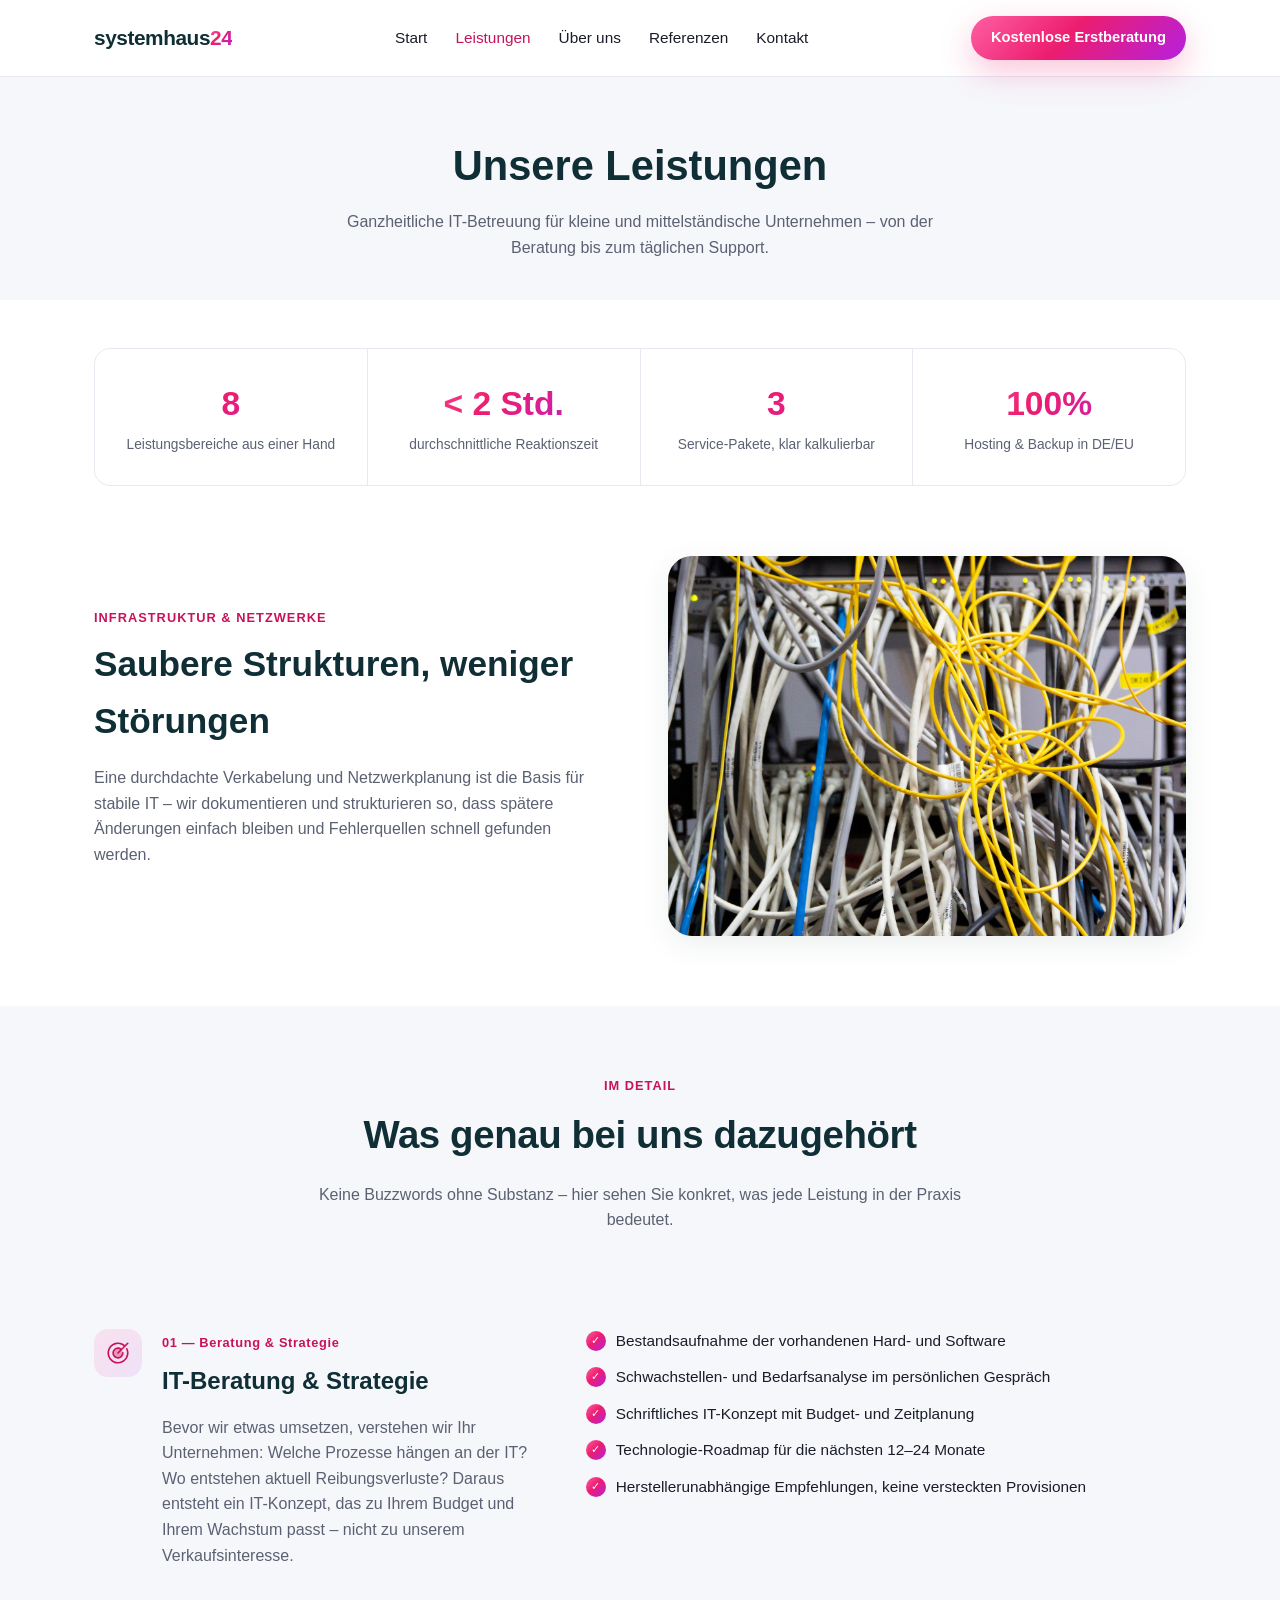
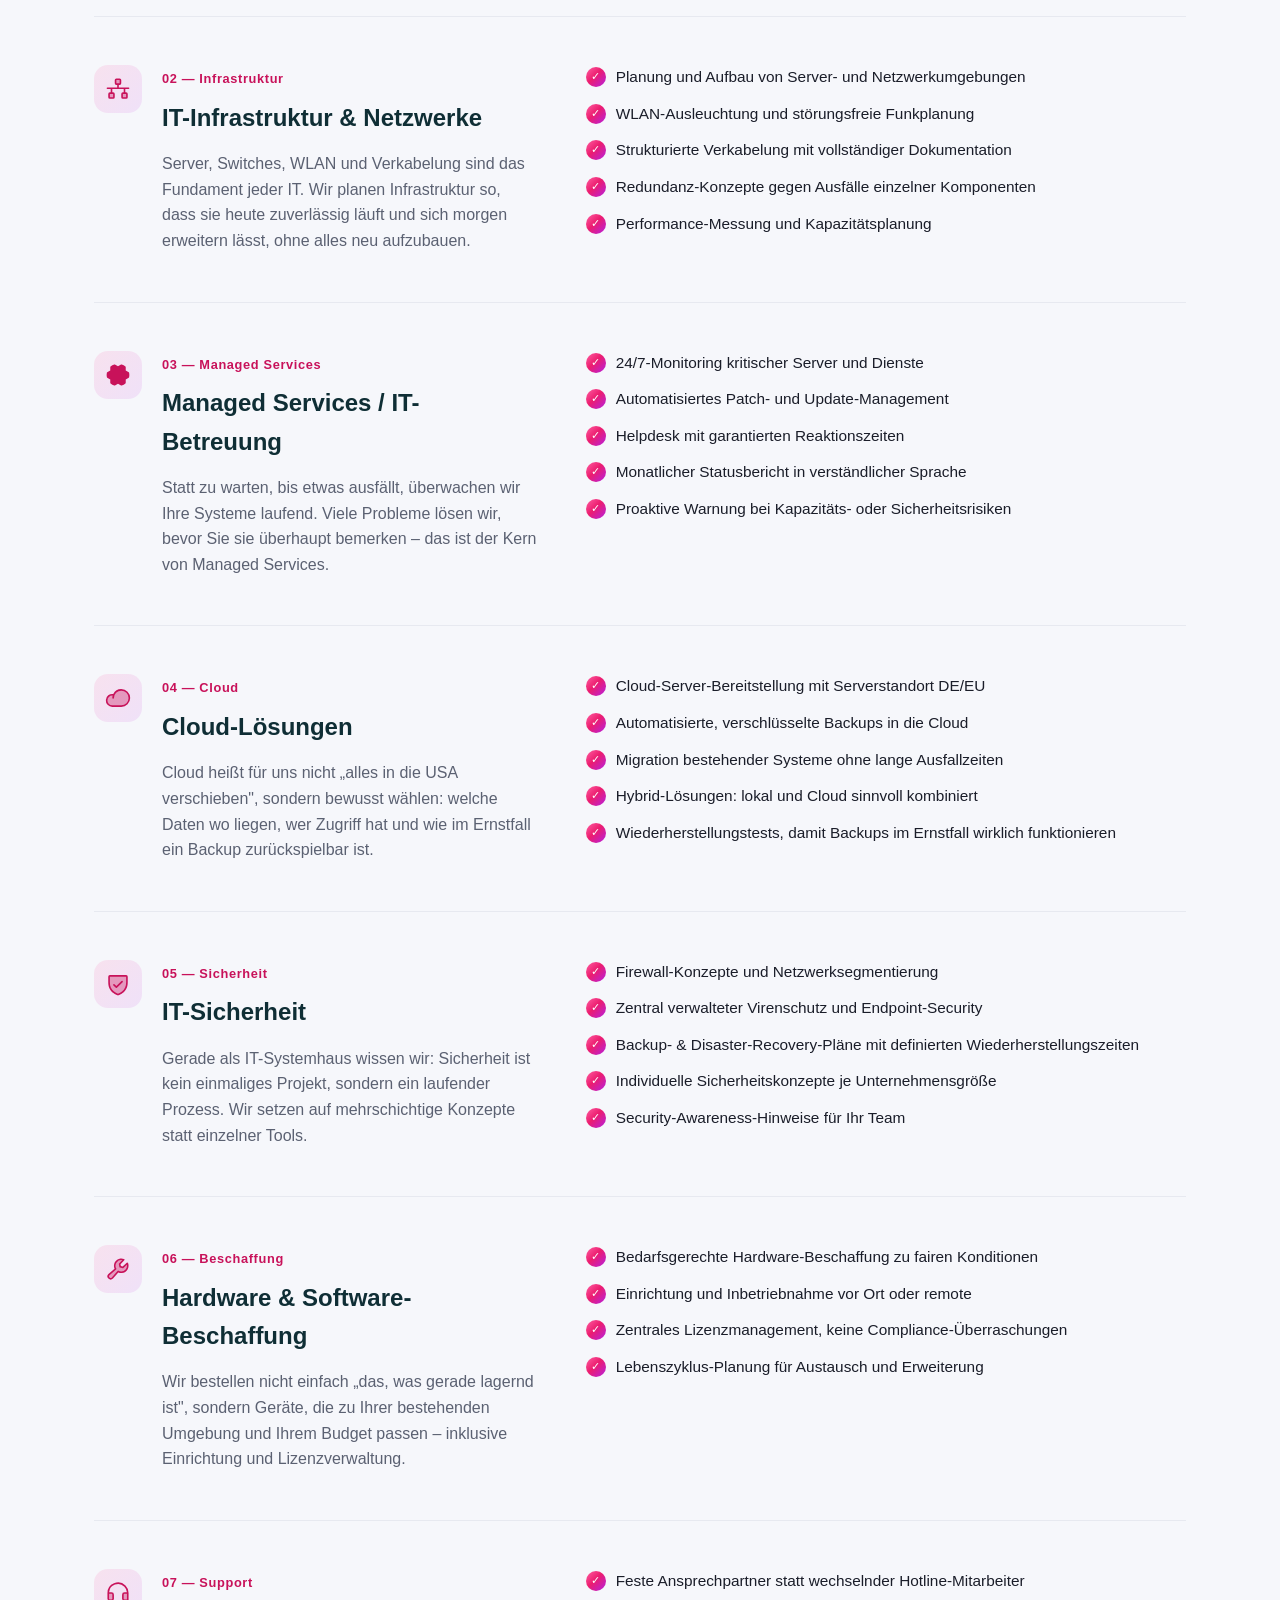
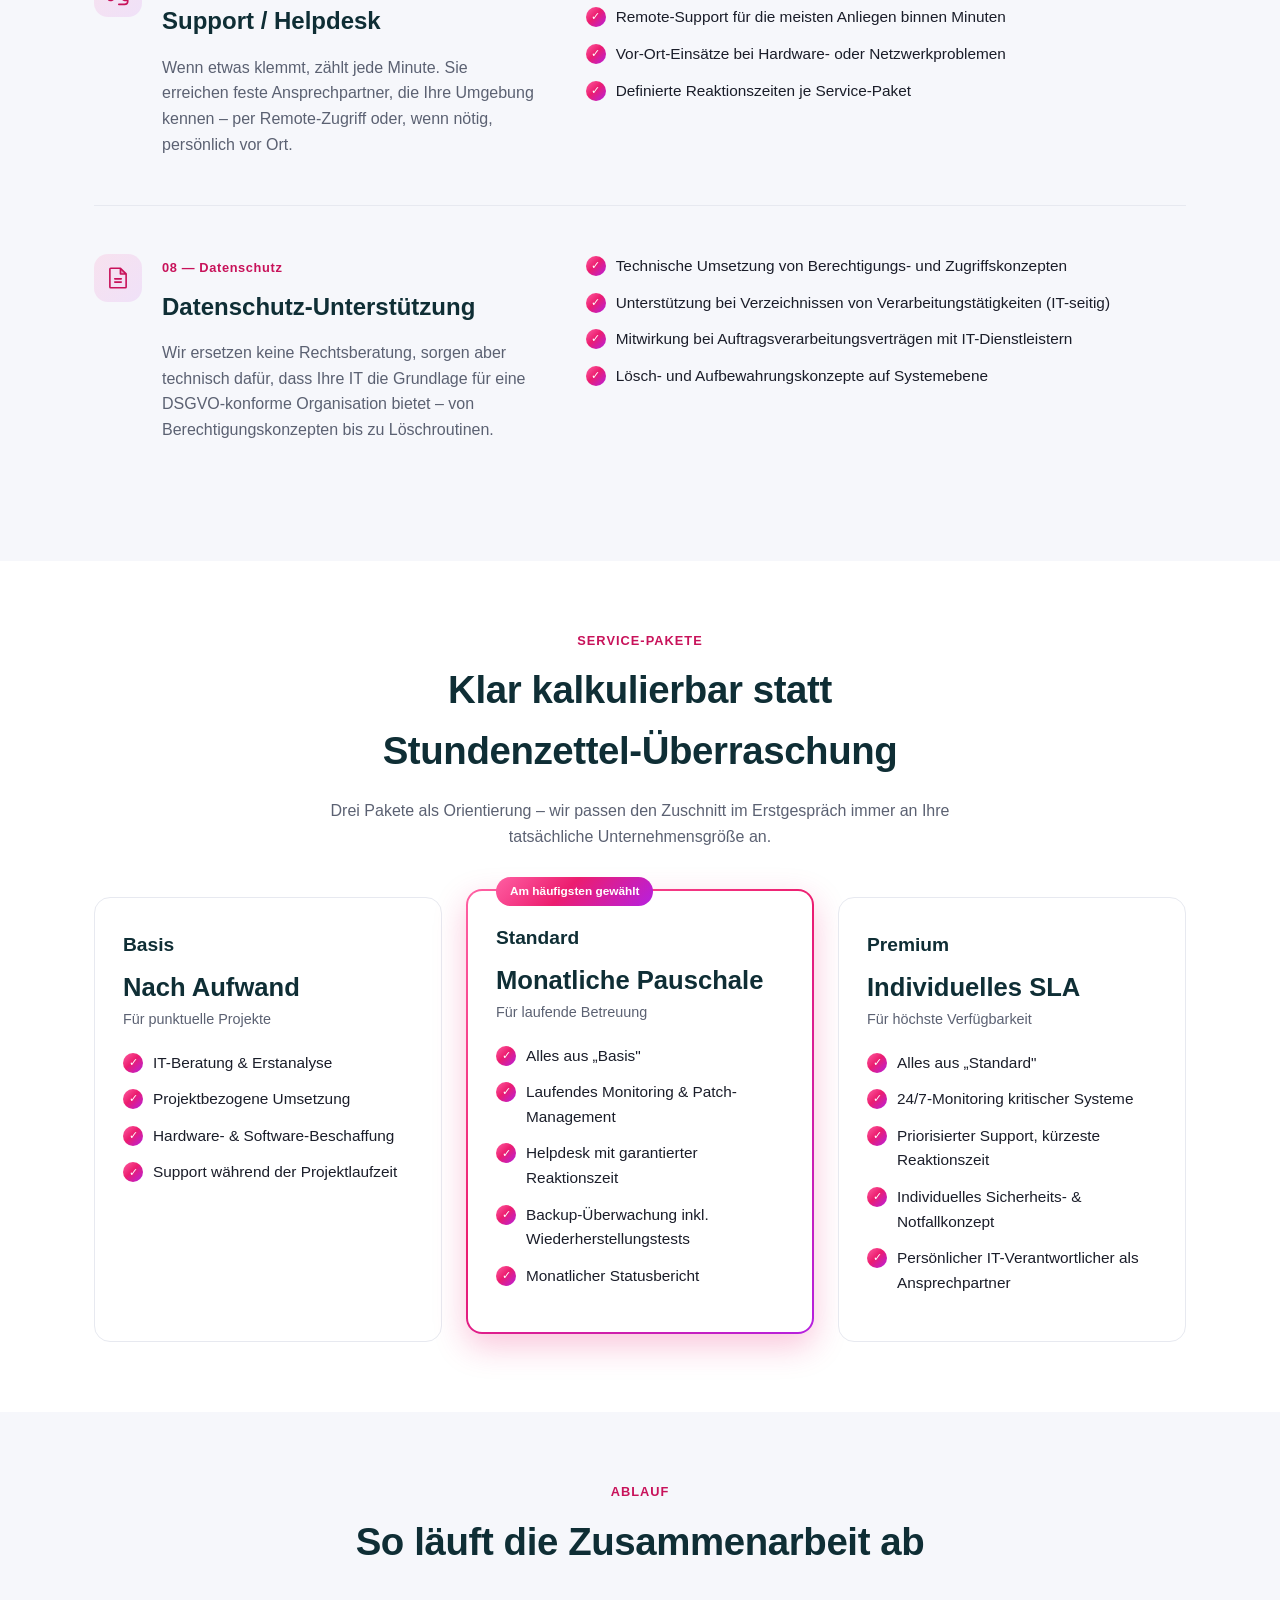
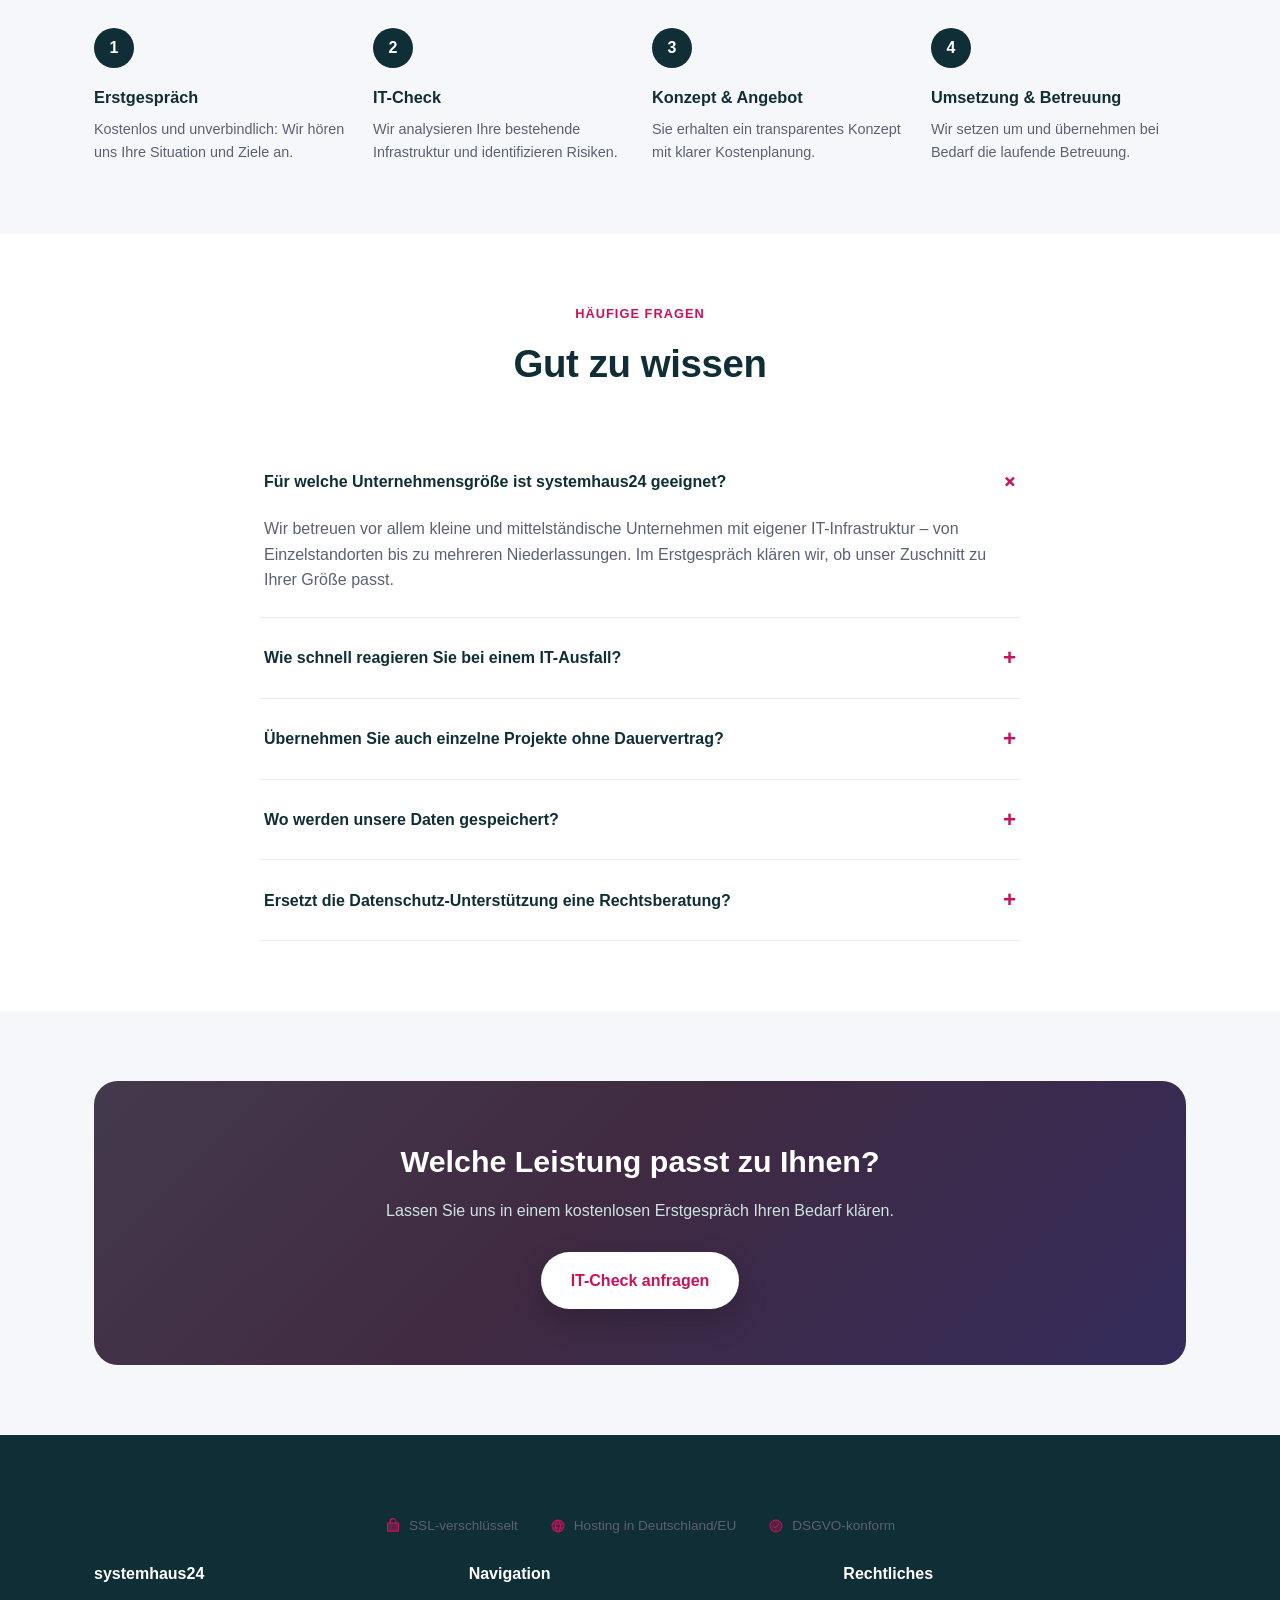
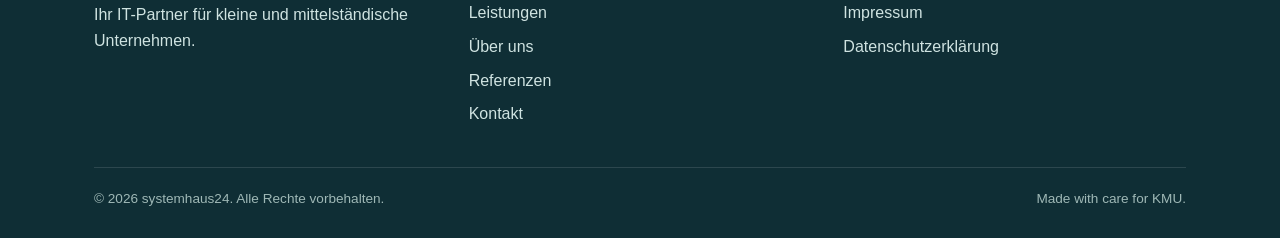
<file: leistungen.html>
<!DOCTYPE html>
<html lang="de">
<head>
<meta charset="UTF-8">
<meta name="viewport" content="width=device-width, initial-scale=1.0">
<title>Leistungen – systemhaus24</title>
<meta name="description" content="IT-Beratung, Infrastruktur, Managed Services, Cloud, IT-Sicherheit und Support – die Leistungen von systemhaus24 im Überblick, inkl. Paketen und Ablauf.">
<link rel="icon" href="assets/favicon.svg" type="image/svg+xml">
<link rel="stylesheet" href="css/style.css">
</head>
<body>

<header class="site-header">
  <nav class="nav">
    <a href="index.html" class="logo">systemhaus<span>24</span></a>
    <ul class="nav-links">
      <li><a href="index.html">Start</a></li>
      <li><a href="leistungen.html" class="active">Leistungen</a></li>
      <li><a href="ueber-uns.html">Über uns</a></li>
      <li><a href="referenzen.html">Referenzen</a></li>
      <li><a href="kontakt.html">Kontakt</a></li>
    </ul>
    <a href="kontakt.html" class="nav-cta">Kostenlose Erstberatung</a>
    <button class="nav-toggle" aria-label="Menü öffnen">☰</button>
  </nav>
</header>

<main>
  <div class="page-header">
    <div class="container">
      <h1>Unsere Leistungen</h1>
      <p>Ganzheitliche IT-Betreuung für kleine und mittelständische Unternehmen – von der Beratung bis zum täglichen Support.</p>
    </div>
  </div>

  <section style="padding-top: 48px; padding-bottom: 0;">
    <div class="container">
      <div class="stats-bar">
        <div class="stat"><strong>8</strong><span>Leistungsbereiche aus einer Hand</span></div>
        <div class="stat"><strong>&lt; 2 Std.</strong><span>durchschnittliche Reaktionszeit</span></div>
        <div class="stat"><strong>3</strong><span>Service-Pakete, klar kalkulierbar</span></div>
        <div class="stat"><strong>100%</strong><span>Hosting &amp; Backup in DE/EU</span></div>
      </div>
    </div>
  </section>

  <section>
    <div class="container">
      <div class="split reverse">
        <div class="split-media">
          <img src="assets/cables.jpg" alt="Strukturierte Netzwerkverkabelung im Serverschrank" width="600" height="380" loading="lazy">
        </div>
        <div class="split-copy">
          <div class="eyebrow">Infrastruktur & Netzwerke</div>
          <h2>Saubere Strukturen, weniger Störungen</h2>
          <p>Eine durchdachte Verkabelung und Netzwerkplanung ist die Basis für stabile IT – wir dokumentieren und strukturieren so, dass spätere Änderungen einfach bleiben und Fehlerquellen schnell gefunden werden.</p>
        </div>
      </div>
    </div>
  </section>

  <section class="section-alt">
    <div class="container">
      <div class="section-head">
        <div class="eyebrow">Im Detail</div>
        <h2>Was genau bei uns dazugehört</h2>
        <p>Keine Buzzwords ohne Substanz – hier sehen Sie konkret, was jede Leistung in der Praxis bedeutet.</p>
      </div>

      <div class="service-block">
        <div class="service-intro">
          <div class="icon-line">
            <svg viewBox="0 0 256 256" fill="currentColor"><path d="M176,128a48,48,0,1,1-48-48A48,48,0,0,1,176,128Z" opacity="0.35"/><path d="M221.87,83.16A104.1,104.1,0,1,1,195.67,49l22.67-22.68a8,8,0,0,1,11.32,11.32l-96,96a8,8,0,0,1-11.32-11.32l27.72-27.72a40,40,0,1,0,17.87,31.09,8,8,0,1,1,16-.9,56,56,0,1,1-22.38-41.65L184.3,60.39a87.88,87.88,0,1,0,23.13,29.67,8,8,0,0,1,14.44-6.9Z"/></svg>
          </div>
          <div class="service-text">
            <span class="service-number">01 — Beratung & Strategie</span>
            <h3>IT-Beratung & Strategie</h3>
            <p>Bevor wir etwas umsetzen, verstehen wir Ihr Unternehmen: Welche Prozesse hängen an der IT? Wo entstehen aktuell Reibungsverluste? Daraus entsteht ein IT-Konzept, das zu Ihrem Budget und Ihrem Wachstum passt – nicht zu unserem Verkaufsinteresse.</p>
          </div>
        </div>
        <ul class="feature-list">
          <li><span class="check">✓</span> Bestandsaufnahme der vorhandenen Hard- und Software</li>
          <li><span class="check">✓</span> Schwachstellen- und Bedarfsanalyse im persönlichen Gespräch</li>
          <li><span class="check">✓</span> Schriftliches IT-Konzept mit Budget- und Zeitplanung</li>
          <li><span class="check">✓</span> Technologie-Roadmap für die nächsten 12–24 Monate</li>
          <li><span class="check">✓</span> Herstellerunabhängige Empfehlungen, keine versteckten Provisionen</li>
        </ul>
      </div>

      <div class="service-block">
        <div class="service-intro">
          <div class="icon-line">
            <svg viewBox="0 0 256 256" fill="currentColor"><path d="M152,40V72a8,8,0,0,1-8,8H112a8,8,0,0,1-8-8V40a8,8,0,0,1,8-8h32A8,8,0,0,1,152,40ZM80,168H48a8,8,0,0,0-8,8v32a8,8,0,0,0,8,8H80a8,8,0,0,0,8-8V176A8,8,0,0,0,80,168Zm128,0H176a8,8,0,0,0-8,8v32a8,8,0,0,0,8,8h32a8,8,0,0,0,8-8V176A8,8,0,0,0,208,168Z" opacity="0.35"/><path d="M232,112H136V88h8a16,16,0,0,0,16-16V40a16,16,0,0,0-16-16H112A16,16,0,0,0,96,40V72a16,16,0,0,0,16,16h8v24H24a8,8,0,0,0,0,16H56v32H48a16,16,0,0,0-16,16v32a16,16,0,0,0,16,16H80a16,16,0,0,0,16-16V176a16,16,0,0,0-16-16H72V128H184v32h-8a16,16,0,0,0-16,16v32a16,16,0,0,0,16,16h32a16,16,0,0,0,16-16V176a16,16,0,0,0-16-16h-8V128h32a8,8,0,0,0,0-16ZM112,40h32V72H112ZM80,208H48V176H80Zm128,0H176V176h32Z"/></svg>
          </div>
          <div class="service-text">
            <span class="service-number">02 — Infrastruktur</span>
            <h3>IT-Infrastruktur & Netzwerke</h3>
            <p>Server, Switches, WLAN und Verkabelung sind das Fundament jeder IT. Wir planen Infrastruktur so, dass sie heute zuverlässig läuft und sich morgen erweitern lässt, ohne alles neu aufzubauen.</p>
          </div>
        </div>
        <ul class="feature-list">
          <li><span class="check">✓</span> Planung und Aufbau von Server- und Netzwerkumgebungen</li>
          <li><span class="check">✓</span> WLAN-Ausleuchtung und störungsfreie Funkplanung</li>
          <li><span class="check">✓</span> Strukturierte Verkabelung mit vollständiger Dokumentation</li>
          <li><span class="check">✓</span> Redundanz-Konzepte gegen Ausfälle einzelner Komponenten</li>
          <li><span class="check">✓</span> Performance-Messung und Kapazitätsplanung</li>
        </ul>
      </div>

      <div class="service-block">
        <div class="service-intro">
          <div class="icon-line">
            <svg viewBox="0 0 256 256" fill="currentColor"><path d="M230.1,108.76,198.25,90.62c-.64-1.16-1.31-2.29-2-3.41l-.12-36A104.61,104.61,0,0,0,162,32L130,49.89c-1.34,0-2.69,0-4,0L94,32A104.58,104.58,0,0,0,59.89,51.25l-.16,36c-.7,1.12-1.37,2.26-2,3.41l-31.84,18.1a99.15,99.15,0,0,0,0,38.46l31.85,18.14c.64,1.16,1.31,2.29,2,3.41l.12,36A104.61,104.61,0,0,0,94,224l32-17.87c1.34,0,2.69,0,4,0L162,224a104.58,104.58,0,0,0,34.08-19.25l.16-36c.7-1.12,1.37-2.26,2-3.41l31.84-18.1A99.15,99.15,0,0,0,230.1,108.76ZM128,168a40,40,0,1,1,40-40A40,40,0,0,1,128,168Z" opacity="0.35"/><path d="M128,80a48,48,0,1,0,48,48A48.05,48.05,0,0,0,128,80Zm0,80a32,32,0,1,1,32-32A32,32,0,0,1,128,160Zm109.94-52.79a8,8,0,0,0-3.89-5.4l-29.83-17-.12-33.62a8,8,0,0,0-2.83-6.08,111.91,111.91,0,0,0-36.72-20.67,8,8,0,0,0-6.46.59L128,41.85,97.88,25a8,8,0,0,0-6.47-.6A111.92,111.92,0,0,0,54.73,45.15a8,8,0,0,0-2.83,6.07l-.15,33.65-29.83,17a8,8,0,0,0-3.89,5.4,106.47,106.47,0,0,0,0,41.56,8,8,0,0,0,3.89,5.4l29.83,17,.12,33.63a8,8,0,0,0,2.83,6.08,111.91,111.91,0,0,0,36.72,20.67,8,8,0,0,0,6.46-.59L128,214.15,158.12,231a7.91,7.91,0,0,0,3.9,1,8.09,8.09,0,0,0,2.57-.42,112.1,112.1,0,0,0,36.68-20.73,8,8,0,0,0,2.83-6.07l.15-33.65,29.83-17a8,8,0,0,0,3.89-5.4A106.47,106.47,0,0,0,237.94,107.21Z"/></svg>
          </div>
          <div class="service-text">
            <span class="service-number">03 — Managed Services</span>
            <h3>Managed Services / IT-Betreuung</h3>
            <p>Statt zu warten, bis etwas ausfällt, überwachen wir Ihre Systeme laufend. Viele Probleme lösen wir, bevor Sie sie überhaupt bemerken – das ist der Kern von Managed Services.</p>
          </div>
        </div>
        <ul class="feature-list">
          <li><span class="check">✓</span> 24/7-Monitoring kritischer Server und Dienste</li>
          <li><span class="check">✓</span> Automatisiertes Patch- und Update-Management</li>
          <li><span class="check">✓</span> Helpdesk mit garantierten Reaktionszeiten</li>
          <li><span class="check">✓</span> Monatlicher Statusbericht in verständlicher Sprache</li>
          <li><span class="check">✓</span> Proaktive Warnung bei Kapazitäts- oder Sicherheitsrisiken</li>
        </ul>
      </div>

      <div class="service-block">
        <div class="service-intro">
          <div class="icon-line">
            <svg viewBox="0 0 256 256" fill="currentColor"><path d="M240,128a80,80,0,0,1-80,80H72A56,56,0,1,1,85.92,97.74l0,.1A80,80,0,0,1,240,128Z" opacity="0.35"/><path d="M160,40A88.09,88.09,0,0,0,81.29,88.67,64,64,0,1,0,72,216h88a88,88,0,0,0,0-176Zm0,160H72a48,48,0,0,1,0-96c1.1,0,2.2,0,3.29.11A88,88,0,0,0,72,128a8,8,0,0,0,16,0,72,72,0,1,1,72,72Z"/></svg>
          </div>
          <div class="service-text">
            <span class="service-number">04 — Cloud</span>
            <h3>Cloud-Lösungen</h3>
            <p>Cloud heißt für uns nicht „alles in die USA verschieben", sondern bewusst wählen: welche Daten wo liegen, wer Zugriff hat und wie im Ernstfall ein Backup zurückspielbar ist.</p>
          </div>
        </div>
        <ul class="feature-list">
          <li><span class="check">✓</span> Cloud-Server-Bereitstellung mit Serverstandort DE/EU</li>
          <li><span class="check">✓</span> Automatisierte, verschlüsselte Backups in die Cloud</li>
          <li><span class="check">✓</span> Migration bestehender Systeme ohne lange Ausfallzeiten</li>
          <li><span class="check">✓</span> Hybrid-Lösungen: lokal und Cloud sinnvoll kombiniert</li>
          <li><span class="check">✓</span> Wiederherstellungstests, damit Backups im Ernstfall wirklich funktionieren</li>
        </ul>
      </div>

      <div class="service-block">
        <div class="service-intro">
          <div class="icon-line">
            <svg viewBox="0 0 256 256" fill="currentColor"><path d="M216,56v56c0,96-88,120-88,120S40,208,40,112V56a8,8,0,0,1,8-8H208A8,8,0,0,1,216,56Z" opacity="0.35"/><path d="M208,40H48A16,16,0,0,0,32,56v56c0,52.72,25.52,84.67,46.93,102.19,23.06,18.86,46,25.26,47,25.53a8,8,0,0,0,4.2,0c1-.27,23.91-6.67,47-25.53C198.48,196.67,224,164.72,224,112V56A16,16,0,0,0,208,40Zm0,72c0,37.07-13.66,67.16-40.6,89.42A129.3,129.3,0,0,1,128,223.62a128.25,128.25,0,0,1-38.92-21.81C61.82,179.51,48,149.3,48,112l0-56,160,0ZM82.34,141.66a8,8,0,0,1,11.32-11.32L112,148.69l50.34-50.35a8,8,0,0,1,11.32,11.32l-56,56a8,8,0,0,1-11.32,0Z"/></svg>
          </div>
          <div class="service-text">
            <span class="service-number">05 — Sicherheit</span>
            <h3>IT-Sicherheit</h3>
            <p>Gerade als IT-Systemhaus wissen wir: Sicherheit ist kein einmaliges Projekt, sondern ein laufender Prozess. Wir setzen auf mehrschichtige Konzepte statt einzelner Tools.</p>
          </div>
        </div>
        <ul class="feature-list">
          <li><span class="check">✓</span> Firewall-Konzepte und Netzwerksegmentierung</li>
          <li><span class="check">✓</span> Zentral verwalteter Virenschutz und Endpoint-Security</li>
          <li><span class="check">✓</span> Backup- & Disaster-Recovery-Pläne mit definierten Wiederherstellungszeiten</li>
          <li><span class="check">✓</span> Individuelle Sicherheitskonzepte je Unternehmensgröße</li>
          <li><span class="check">✓</span> Security-Awareness-Hinweise für Ihr Team</li>
        </ul>
      </div>

      <div class="service-block">
        <div class="service-intro">
          <div class="icon-line">
            <svg viewBox="0 0 256 256" fill="currentColor"><path d="M224,96a64,64,0,0,1-94.94,56L73,217A24,24,0,0,1,39,183L104,126.94a64,64,0,0,1,80-90.29L144,80l5.66,26.34L176,112l43.35-40A63.8,63.8,0,0,1,224,96Z" opacity="0.35"/><path d="M226.76,69a8,8,0,0,0-12.84-2.88l-40.3,37.19-17.23-3.7-3.7-17.23,37.19-40.3A8,8,0,0,0,187,29.24,72,72,0,0,0,88,96,72.34,72.34,0,0,0,94,124.94L33.79,177c-.15.12-.29.26-.43.39a32,32,0,0,0,45.26,45.26c.13-.13.27-.28.39-.42L131.06,162A72,72,0,0,0,232,96,71.56,71.56,0,0,0,226.76,69ZM160,152a56.14,56.14,0,0,1-27.07-7,8,8,0,0,0-9.92,1.77L67.11,211.51a16,16,0,0,1-22.62-22.62L109.18,133a8,8,0,0,0,1.77-9.93,56,56,0,0,1,58.36-82.31l-31.2,33.81a8,8,0,0,0-1.94,7.1L141.83,108a8,8,0,0,0,6.14,6.14l26.35,5.66a8,8,0,0,0,7.1-1.94l33.81-31.2A56.06,56.06,0,0,1,160,152Z"/></svg>
          </div>
          <div class="service-text">
            <span class="service-number">06 — Beschaffung</span>
            <h3>Hardware & Software-Beschaffung</h3>
            <p>Wir bestellen nicht einfach „das, was gerade lagernd ist", sondern Geräte, die zu Ihrer bestehenden Umgebung und Ihrem Budget passen – inklusive Einrichtung und Lizenzverwaltung.</p>
          </div>
        </div>
        <ul class="feature-list">
          <li><span class="check">✓</span> Bedarfsgerechte Hardware-Beschaffung zu fairen Konditionen</li>
          <li><span class="check">✓</span> Einrichtung und Inbetriebnahme vor Ort oder remote</li>
          <li><span class="check">✓</span> Zentrales Lizenzmanagement, keine Compliance-Überraschungen</li>
          <li><span class="check">✓</span> Lebenszyklus-Planung für Austausch und Erweiterung</li>
        </ul>
      </div>

      <div class="service-block">
        <div class="service-intro">
          <div class="icon-line">
            <svg viewBox="0 0 256 256" fill="currentColor"><path d="M80,144v40a16,16,0,0,1-16,16H48a16,16,0,0,1-16-16V128H64A16,16,0,0,1,80,144Zm112-16a16,16,0,0,0-16,16v40a16,16,0,0,0,16,16h32V128Z" opacity="0.35"/><path d="M201.89,54.66A104.08,104.08,0,0,0,24,128v56a24,24,0,0,0,24,24H64a24,24,0,0,0,24-24V144a24,24,0,0,0-24-24H40.36A88.12,88.12,0,0,1,190.54,65.93,87.39,87.39,0,0,1,215.65,120H192a24,24,0,0,0-24,24v40a24,24,0,0,0,24,24h24a24,24,0,0,1-24,24H136a8,8,0,0,0,0,16h56a40,40,0,0,0,40-40V128A103.41,103.41,0,0,0,201.89,54.66ZM64,136a8,8,0,0,1,8,8v40a8,8,0,0,1-8,8H48a8,8,0,0,1-8-8V136Zm128,56a8,8,0,0,1-8-8V144a8,8,0,0,1,8-8h24v56Z"/></svg>
          </div>
          <div class="service-text">
            <span class="service-number">07 — Support</span>
            <h3>Support / Helpdesk</h3>
            <p>Wenn etwas klemmt, zählt jede Minute. Sie erreichen feste Ansprechpartner, die Ihre Umgebung kennen – per Remote-Zugriff oder, wenn nötig, persönlich vor Ort.</p>
          </div>
        </div>
        <ul class="feature-list">
          <li><span class="check">✓</span> Feste Ansprechpartner statt wechselnder Hotline-Mitarbeiter</li>
          <li><span class="check">✓</span> Remote-Support für die meisten Anliegen binnen Minuten</li>
          <li><span class="check">✓</span> Vor-Ort-Einsätze bei Hardware- oder Netzwerkproblemen</li>
          <li><span class="check">✓</span> Definierte Reaktionszeiten je Service-Paket</li>
        </ul>
      </div>

      <div class="service-block">
        <div class="service-intro">
          <div class="icon-line">
            <svg viewBox="0 0 256 256" fill="currentColor"><path d="M208,88H152V32Z" opacity="0.35"/><path d="M213.66,82.34l-56-56A8,8,0,0,0,152,24H56A16,16,0,0,0,40,40V216a16,16,0,0,0,16,16H200a16,16,0,0,0,16-16V88A8,8,0,0,0,213.66,82.34ZM160,51.31,188.69,80H160ZM200,216H56V40h88V88a8,8,0,0,0,8,8h48V216Zm-32-80a8,8,0,0,1-8,8H96a8,8,0,0,1,0-16h64A8,8,0,0,1,168,136Zm0,32a8,8,0,0,1-8,8H96a8,8,0,0,1,0-16h64A8,8,0,0,1,168,168Z"/></svg>
          </div>
          <div class="service-text">
            <span class="service-number">08 — Datenschutz</span>
            <h3>Datenschutz-Unterstützung</h3>
            <p>Wir ersetzen keine Rechtsberatung, sorgen aber technisch dafür, dass Ihre IT die Grundlage für eine DSGVO-konforme Organisation bietet – von Berechtigungskonzepten bis zu Löschroutinen.</p>
          </div>
        </div>
        <ul class="feature-list">
          <li><span class="check">✓</span> Technische Umsetzung von Berechtigungs- und Zugriffskonzepten</li>
          <li><span class="check">✓</span> Unterstützung bei Verzeichnissen von Verarbeitungstätigkeiten (IT-seitig)</li>
          <li><span class="check">✓</span> Mitwirkung bei Auftragsverarbeitungsverträgen mit IT-Dienstleistern</li>
          <li><span class="check">✓</span> Lösch- und Aufbewahrungskonzepte auf Systemebene</li>
        </ul>
      </div>
    </div>
  </section>

  <section>
    <div class="container">
      <div class="section-head">
        <div class="eyebrow">Service-Pakete</div>
        <h2>Klar kalkulierbar statt Stundenzettel-Überraschung</h2>
        <p>Drei Pakete als Orientierung – wir passen den Zuschnitt im Erstgespräch immer an Ihre tatsächliche Unternehmensgröße an.</p>
      </div>
      <div class="pricing-grid">
        <div class="pricing-card">
          <h3>Basis</h3>
          <div class="price-tag"><strong>Nach Aufwand</strong>Für punktuelle Projekte</div>
          <ul class="feature-list">
            <li><span class="check">✓</span> IT-Beratung & Erstanalyse</li>
            <li><span class="check">✓</span> Projektbezogene Umsetzung</li>
            <li><span class="check">✓</span> Hardware- & Software-Beschaffung</li>
            <li><span class="check">✓</span> Support während der Projektlaufzeit</li>
          </ul>
        </div>
        <div class="pricing-card featured">
          <span class="badge">Am häufigsten gewählt</span>
          <h3>Standard</h3>
          <div class="price-tag"><strong>Monatliche Pauschale</strong>Für laufende Betreuung</div>
          <ul class="feature-list">
            <li><span class="check">✓</span> Alles aus „Basis"</li>
            <li><span class="check">✓</span> Laufendes Monitoring & Patch-Management</li>
            <li><span class="check">✓</span> Helpdesk mit garantierter Reaktionszeit</li>
            <li><span class="check">✓</span> Backup-Überwachung inkl. Wiederherstellungstests</li>
            <li><span class="check">✓</span> Monatlicher Statusbericht</li>
          </ul>
        </div>
        <div class="pricing-card">
          <h3>Premium</h3>
          <div class="price-tag"><strong>Individuelles SLA</strong>Für höchste Verfügbarkeit</div>
          <ul class="feature-list">
            <li><span class="check">✓</span> Alles aus „Standard"</li>
            <li><span class="check">✓</span> 24/7-Monitoring kritischer Systeme</li>
            <li><span class="check">✓</span> Priorisierter Support, kürzeste Reaktionszeit</li>
            <li><span class="check">✓</span> Individuelles Sicherheits- & Notfallkonzept</li>
            <li><span class="check">✓</span> Persönlicher IT-Verantwortlicher als Ansprechpartner</li>
          </ul>
        </div>
      </div>
    </div>
  </section>

  <section class="section-alt">
    <div class="container">
      <div class="section-head">
        <div class="eyebrow">Ablauf</div>
        <h2>So läuft die Zusammenarbeit ab</h2>
      </div>
      <div class="process-steps">
        <div class="process-step">
          <div class="num">1</div>
          <h4>Erstgespräch</h4>
          <p>Kostenlos und unverbindlich: Wir hören uns Ihre Situation und Ziele an.</p>
        </div>
        <div class="process-step">
          <div class="num">2</div>
          <h4>IT-Check</h4>
          <p>Wir analysieren Ihre bestehende Infrastruktur und identifizieren Risiken.</p>
        </div>
        <div class="process-step">
          <div class="num">3</div>
          <h4>Konzept & Angebot</h4>
          <p>Sie erhalten ein transparentes Konzept mit klarer Kostenplanung.</p>
        </div>
        <div class="process-step">
          <div class="num">4</div>
          <h4>Umsetzung & Betreuung</h4>
          <p>Wir setzen um und übernehmen bei Bedarf die laufende Betreuung.</p>
        </div>
      </div>
    </div>
  </section>

  <section>
    <div class="container">
      <div class="section-head">
        <div class="eyebrow">Häufige Fragen</div>
        <h2>Gut zu wissen</h2>
      </div>
      <div class="faq-list">
        <details class="faq-item" open>
          <summary>Für welche Unternehmensgröße ist systemhaus24 geeignet?</summary>
          <p>Wir betreuen vor allem kleine und mittelständische Unternehmen mit eigener IT-Infrastruktur – von Einzelstandorten bis zu mehreren Niederlassungen. Im Erstgespräch klären wir, ob unser Zuschnitt zu Ihrer Größe passt.</p>
        </details>
        <details class="faq-item">
          <summary>Wie schnell reagieren Sie bei einem IT-Ausfall?</summary>
          <p>Je nach gewähltem Service-Paket reagieren wir innerhalb klar definierter Zeiten – im Premium-Paket priorisiert und besonders kurzfristig. Die genaue Reaktionszeit wird vertraglich festgehalten, nicht nur versprochen.</p>
        </details>
        <details class="faq-item">
          <summary>Übernehmen Sie auch einzelne Projekte ohne Dauervertrag?</summary>
          <p>Ja. Über unser „Basis"-Paket setzen wir einzelne Projekte um, etwa eine Migration oder einen Infrastruktur-Ausbau, ohne dass eine laufende Betreuung verpflichtend ist.</p>
        </details>
        <details class="faq-item">
          <summary>Wo werden unsere Daten gespeichert?</summary>
          <p>Bei Cloud- und Backup-Lösungen setzen wir bevorzugt auf Hosting-Standorte in Deutschland bzw. der EU, um datenschutzrechtliche Anforderungen einzuhalten. Details besprechen wir transparent im Beratungsgespräch.</p>
        </details>
        <details class="faq-item">
          <summary>Ersetzt die Datenschutz-Unterstützung eine Rechtsberatung?</summary>
          <p>Nein. Wir setzen die technischen Voraussetzungen für eine DSGVO-konforme IT um, ersetzen aber keine rechtliche Beratung. Für rechtliche Fragen empfehlen wir die Zusammenarbeit mit einer Datenschutz-Fachkraft oder Kanzlei.</p>
        </details>
      </div>
    </div>
  </section>

  <section class="section-alt">
    <div class="container">
      <div class="cta-band" style="margin:0;">
        <h2>Welche Leistung passt zu Ihnen?</h2>
        <p>Lassen Sie uns in einem kostenlosen Erstgespräch Ihren Bedarf klären.</p>
        <a href="kontakt.html" class="btn btn-primary">IT-Check anfragen</a>
      </div>
    </div>
  </section>
</main>

<footer class="site-footer">
  <div class="container">
    <div class="trust-strip">
      <span><svg viewBox="0 0 256 256" fill="currentColor"><path d="M208,80H176V56a48,48,0,0,0-96,0V80H48A16,16,0,0,0,32,96V208a16,16,0,0,0,16,16H208a16,16,0,0,0,16-16V96A16,16,0,0,0,208,80ZM96,56a32,32,0,0,1,64,0V80H96ZM140,152a12,12,0,1,1-12-12A12,12,0,0,1,140,152Z" opacity="0.5"/><path d="M208,72H184V56a56,56,0,0,0-112,0V72H48A16,16,0,0,0,32,88V200a16,16,0,0,0,16,16H208a16,16,0,0,0,16-16V88A16,16,0,0,0,208,72ZM96,56a40,40,0,0,1,80,0V72H96ZM208,200H48V88H208V200Z"/></svg> SSL-verschlüsselt</span>
      <span><svg viewBox="0 0 256 256" fill="currentColor"><path d="M224,128a96,96,0,1,1-96-96A96,96,0,0,1,224,128Z" opacity="0.35"/><path d="M128,24A104,104,0,1,0,232,128,104.12,104.12,0,0,0,128,24Zm88,104a87.61,87.61,0,0,1-3.33,24H174.16a157.44,157.44,0,0,0,0-48h38.51A87.61,87.61,0,0,1,216,128ZM102,168H154a115.11,115.11,0,0,1-26,45A115.27,115.27,0,0,1,102,168Zm-3.9-16a140.84,140.84,0,0,1,0-48h59.88a140.84,140.84,0,0,1,0,48ZM40,128a87.61,87.61,0,0,1,3.33-24H81.84a157.44,157.44,0,0,0,0,48H43.33A87.61,87.61,0,0,1,40,128ZM154,88H102a115.11,115.11,0,0,1,26-45A115.27,115.27,0,0,1,154,88Zm52.33,0H170.71a135.28,135.28,0,0,0-22.3-45.6A88.29,88.29,0,0,1,206.37,88ZM107.59,42.4A135.28,135.28,0,0,0,85.29,88H49.63A88.29,88.29,0,0,1,107.59,42.4ZM49.63,168H85.29a135.28,135.28,0,0,0,22.3,45.6A88.29,88.29,0,0,1,49.63,168Zm98.78,45.6a135.28,135.28,0,0,0,22.3-45.6h35.66A88.29,88.29,0,0,1,148.41,213.6Z"/></svg> Hosting in Deutschland/EU</span>
      <span><svg viewBox="0 0 256 256" fill="currentColor"><path d="M224,128a96,96,0,1,1-96-96A96,96,0,0,1,224,128Z" opacity="0.35"/><path d="M173.66,98.34a8,8,0,0,1,0,11.32l-56,56a8,8,0,0,1-11.32,0l-24-24a8,8,0,0,1,11.32-11.32L112,148.69l50.34-50.35A8,8,0,0,1,173.66,98.34ZM232,128A104,104,0,1,1,128,24,104.11,104.11,0,0,1,232,128Zm-16,0a88,88,0,1,0-88,88A88.1,88.1,0,0,0,216,128Z"/></svg> DSGVO-konform</span>
    </div>
    <div class="footer-grid">
      <div>
        <h4>systemhaus24</h4>
        <p>Ihr IT-Partner für kleine und mittelständische Unternehmen.</p>
      </div>
      <div>
        <h4>Navigation</h4>
        <ul>
          <li><a href="leistungen.html">Leistungen</a></li>
          <li><a href="ueber-uns.html">Über uns</a></li>
          <li><a href="referenzen.html">Referenzen</a></li>
          <li><a href="kontakt.html">Kontakt</a></li>
        </ul>
      </div>
      <div>
        <h4>Rechtliches</h4>
        <ul>
          <li><a href="impressum.html">Impressum</a></li>
          <li><a href="datenschutz.html">Datenschutzerklärung</a></li>
        </ul>
      </div>
    </div>
    <div class="footer-bottom">
      <span>© 2026 systemhaus24. Alle Rechte vorbehalten.</span>
      <span>Made with care for KMU.</span>
    </div>
  </div>
</footer>

<script src="js/main.js"></script>
</body>
</html>
</file>
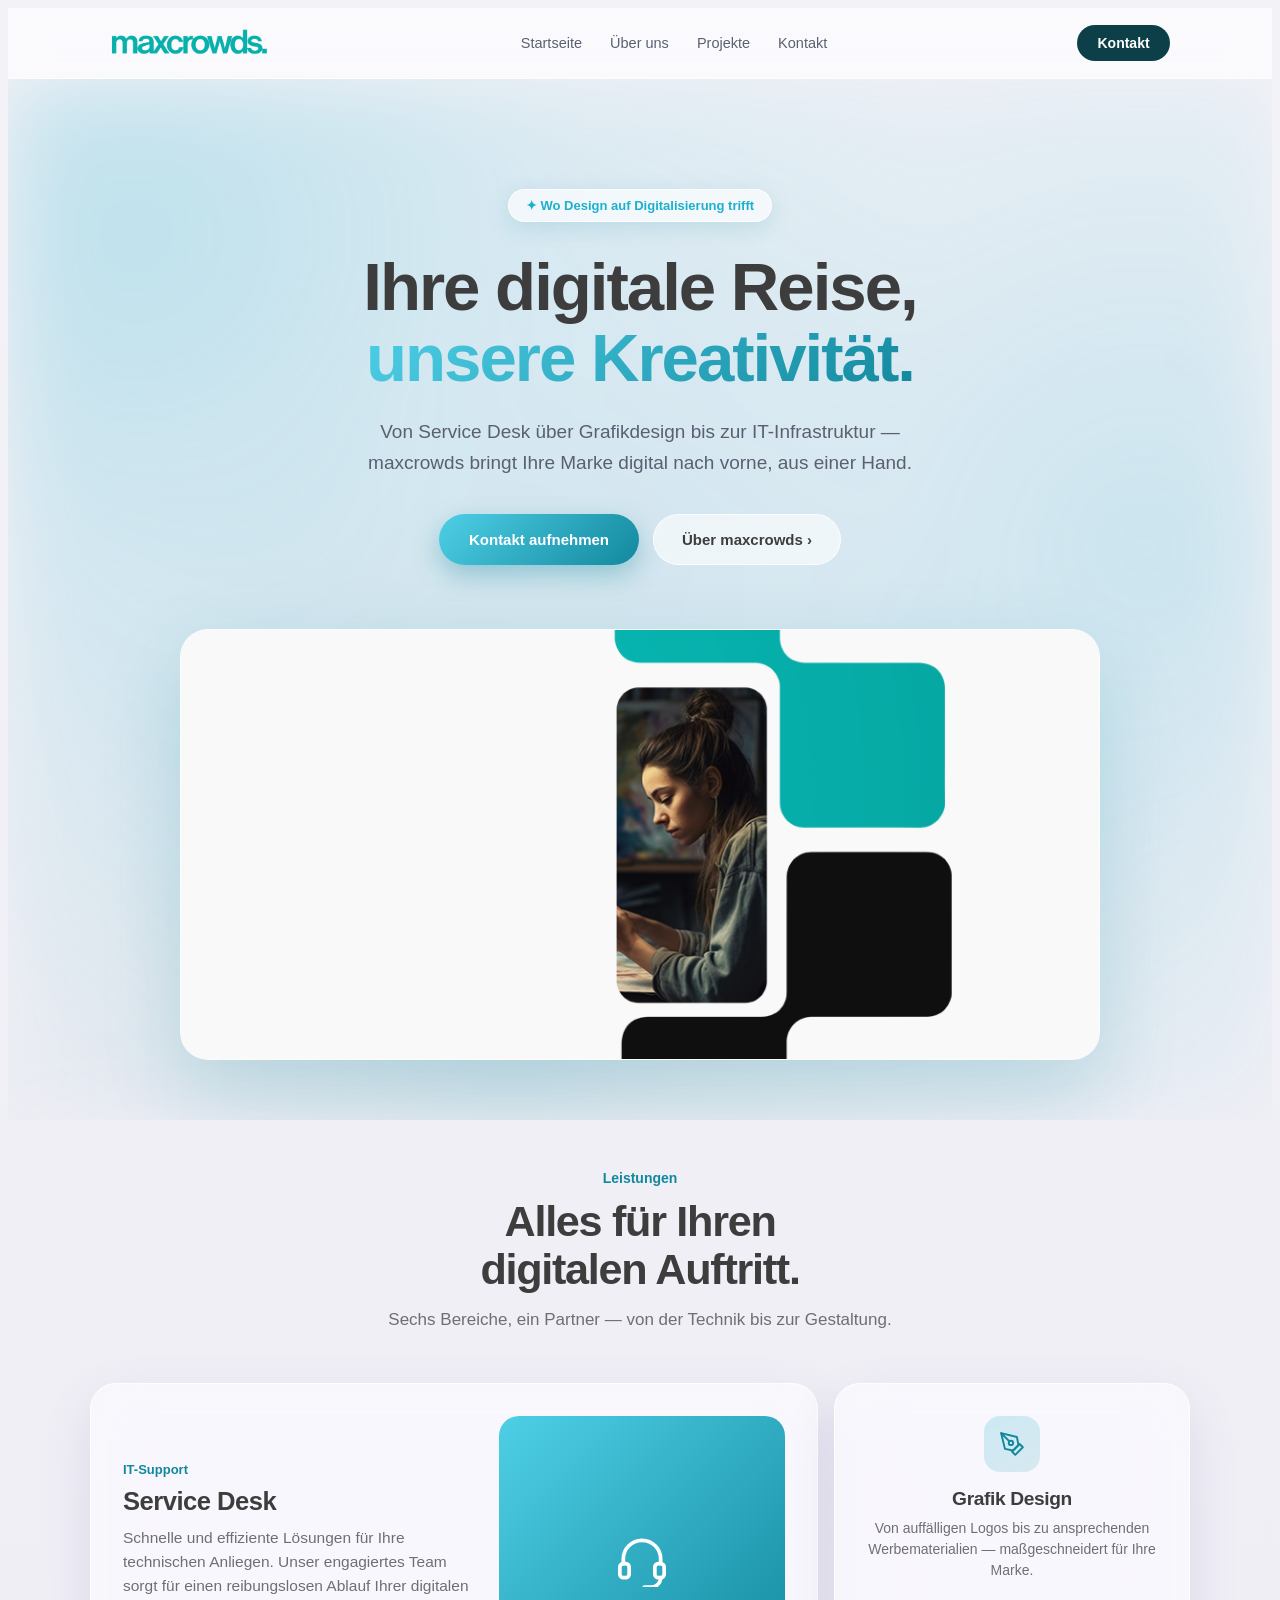
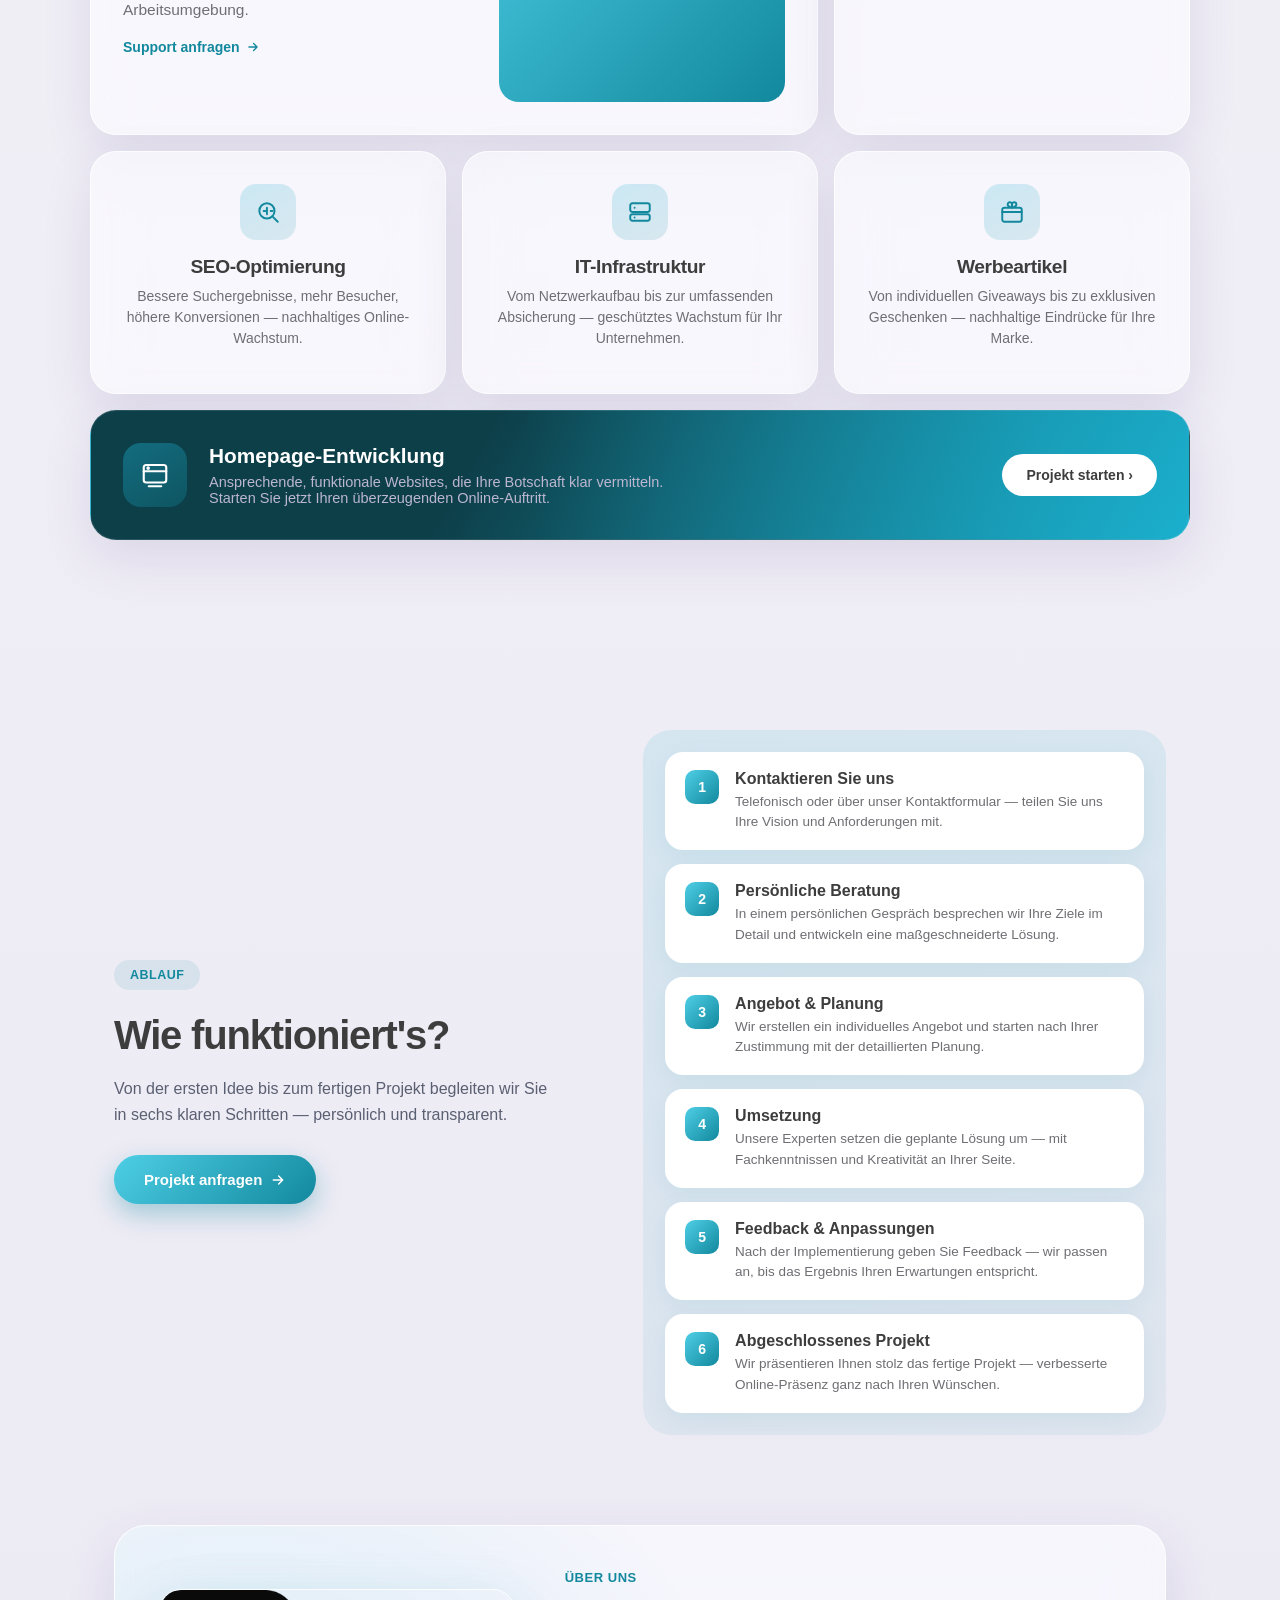
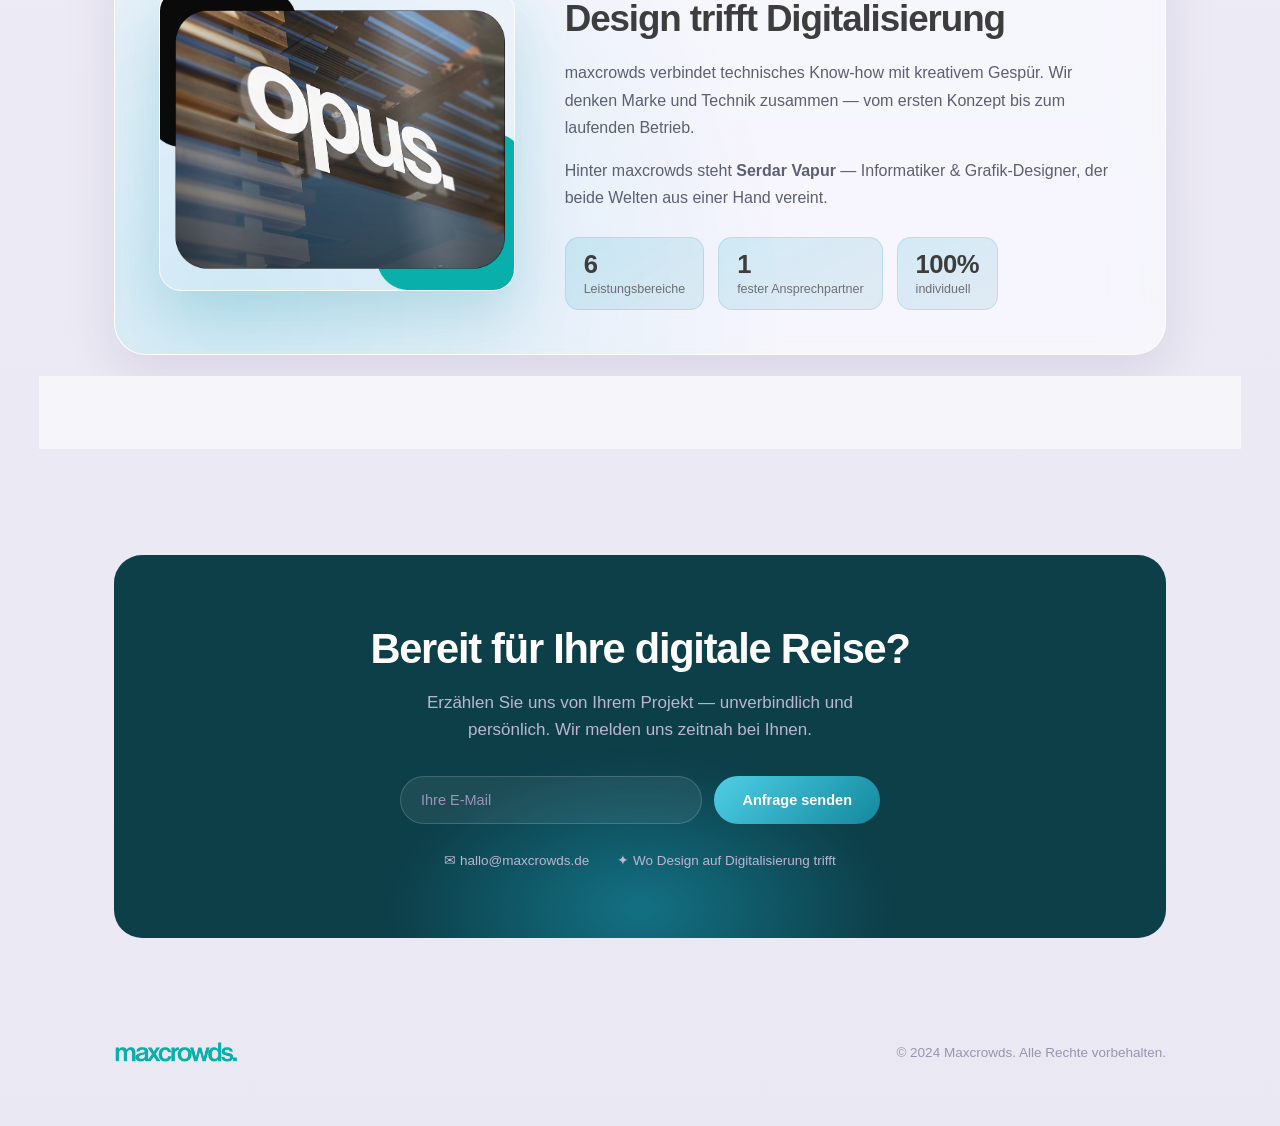
<file: maxcrowds-demo.html>
<!DOCTYPE html>
<html lang="de">
<head>
<meta charset="UTF-8">
<meta name="viewport" content="width=device-width, initial-scale=1.0">
<title>Maxcrowds. – Wo Design auf Digitalisierung trifft</title>
<meta name="description" content="Maxcrowds: Service Desk, Grafik Design, SEO, IT-Infrastruktur, Werbeartikel und Homepage-Entwicklung. Ihre digitale Reise, unsere Kreativität.">
<meta name="robots" content="noindex, nofollow">
<link rel="icon" href="assets/favicon.svg" type="image/svg+xml">
<link rel="stylesheet" href="css/maxcrowds.css">
</head>
<body class="sh-page">

<nav class="sh-nav">
  <a href="maxcrowds-demo.html" class="brand"><img src="assets/maxcrowds_green_png.png" alt="Maxcrowds" class="logo-mark"></a>
  <div class="links">
    <a href="#top">Startseite</a>
    <a href="#ueber-uns">Über uns</a>
    <a href="#leistungen">Projekte</a>
    <a href="#kontakt">Kontakt</a>
  </div>
  <a href="#kontakt" class="cta">Kontakt</a>
  <button class="sh-nav-toggle" aria-label="Menü öffnen">☰</button>
</nav>

<section class="sh-hero" id="top">
  <span class="pill">✦ Wo Design auf Digitalisierung trifft</span>
  <h1>Ihre digitale Reise,<br><span class="accent">unsere Kreativität.</span></h1>
  <p class="lead">Von Service Desk über Grafikdesign bis zur IT-Infrastruktur — maxcrowds bringt Ihre Marke digital nach vorne, aus einer Hand.</p>
  <div class="actions">
    <a href="#kontakt" class="sh-btn-primary">Kontakt aufnehmen</a>
    <a href="#ueber-uns" class="sh-btn-secondary">Über maxcrowds ›</a>
  </div>
  <div class="sh-screenshot">
    <img src="assets/maxcrowds/header.png" alt="Kreatives Arbeiten bei maxcrowds" width="920" height="430" loading="eager">
  </div>
</section>

<section class="sh-section" id="leistungen">
  <div class="sh-section-head">
    <div class="label">Leistungen</div>
    <h2>Alles für Ihren<br>digitalen Auftritt.</h2>
    <p>Sechs Bereiche, ein Partner — von der Technik bis zur Gestaltung.</p>
  </div>
  <div class="sh-bento">
    <div class="sh-glass feat-wide">
      <div>
        <div class="feat-eyebrow">IT-Support</div>
        <h3>Service Desk</h3>
        <p>Schnelle und effiziente Lösungen für Ihre technischen Anliegen. Unser engagiertes Team sorgt für einen reibungslosen Ablauf Ihrer digitalen Arbeitsumgebung.</p>
        <a href="#kontakt" class="more">Support anfragen <svg viewBox="0 0 24 24" fill="none" stroke="currentColor" stroke-width="2.2" stroke-linecap="round" stroke-linejoin="round"><path d="M5 12h14M13 6l6 6-6 6"/></svg></a>
      </div>
      <div class="feat-icon-big">
        <svg viewBox="0 0 24 24" fill="none" stroke="#fff" stroke-width="1.6" stroke-linecap="round" stroke-linejoin="round"><path d="M4 14v-2a8 8 0 0116 0v2"/><rect x="2.5" y="14" width="4" height="6" rx="1.5"/><rect x="17.5" y="14" width="4" height="6" rx="1.5"/><path d="M20 20a4 4 0 01-4 4h-3"/></svg>
      </div>
    </div>
    <div class="sh-glass feat-small">
      <div class="ico"><svg viewBox="0 0 24 24"><path d="M12 19l7-7 3 3-7 7-3-3z"/><path d="M18 13l-1.5-7.5L2 2l3.5 14.5L13 18l5-5z"/><path d="M2 2l7.586 7.586"/><circle cx="11" cy="11" r="2"/></svg></div>
      <h3>Grafik Design</h3>
      <p>Von auffälligen Logos bis zu ansprechenden Werbematerialien — maßgeschneidert für Ihre Marke.</p>
    </div>
    <div class="sh-glass feat-small">
      <div class="ico"><svg viewBox="0 0 24 24"><circle cx="11" cy="11" r="7"/><path d="M21 21l-4.3-4.3"/><path d="M8 11h1.5M14.5 11H16M11 8v6"/></svg></div>
      <h3>SEO-Optimierung</h3>
      <p>Bessere Suchergebnisse, mehr Besucher, höhere Konversionen — nachhaltiges Online-Wachstum.</p>
    </div>
    <div class="sh-glass feat-small">
      <div class="ico"><svg viewBox="0 0 24 24"><rect x="3" y="4" width="18" height="8" rx="2"/><rect x="3" y="14" width="18" height="6" rx="2"/><path d="M7 8h.01M7 17h.01"/></svg></div>
      <h3>IT-Infrastruktur</h3>
      <p>Vom Netzwerkaufbau bis zur umfassenden Absicherung — geschütztes Wachstum für Ihr Unternehmen.</p>
    </div>
    <div class="sh-glass feat-small">
      <div class="ico"><svg viewBox="0 0 24 24"><rect x="3" y="8" width="18" height="13" rx="2"/><path d="M3 12h18"/><path d="M12 8V5a2 2 0 012-2 2 2 0 012 2 2 2 0 01-2 2M12 8V5a2 2 0 00-2-2 2 2 0 00-2 2 2 2 0 002 2"/></svg></div>
      <h3>Werbeartikel</h3>
      <p>Von individuellen Giveaways bis zu exklusiven Geschenken — nachhaltige Eindrücke für Ihre Marke.</p>
    </div>
    <div class="sh-glass feat-dark">
      <div class="left">
        <div class="ico-box"><svg viewBox="0 0 24 24" fill="none" stroke="#fff" stroke-width="1.7" stroke-linecap="round" stroke-linejoin="round"><rect x="3" y="4" width="18" height="14" rx="2"/><path d="M3 9h18M7 21h10"/><circle cx="6.5" cy="6.5" r=".6" fill="#fff"/></svg></div>
        <div>
          <h3>Homepage-Entwicklung</h3>
          <p>Ansprechende, funktionale Websites, die Ihre Botschaft klar vermitteln. Starten Sie jetzt Ihren überzeugenden Online-Auftritt.</p>
        </div>
      </div>
      <a href="#kontakt" class="btn-white">Projekt starten ›</a>
    </div>
  </div>
</section>

<div id="ablauf">
  <div class="sh-process-split">
    <div>
      <span class="pill">Ablauf</span>
      <h2>Wie funktioniert's?</h2>
      <p>Von der ersten Idee bis zum fertigen Projekt begleiten wir Sie in sechs klaren Schritten — persönlich und transparent.</p>
      <a href="#kontakt" class="sh-btn-primary">Projekt anfragen <svg viewBox="0 0 24 24" width="16" height="16" fill="none" stroke="currentColor" stroke-width="2.2" stroke-linecap="round" stroke-linejoin="round"><path d="M5 12h14M13 6l6 6-6 6"/></svg></a>
    </div>
    <div class="sh-process-cards">
      <div class="pcard"><div class="num">1</div><div><h3>Kontaktieren Sie uns</h3><p>Telefonisch oder über unser Kontaktformular — teilen Sie uns Ihre Vision und Anforderungen mit.</p></div></div>
      <div class="pcard"><div class="num">2</div><div><h3>Persönliche Beratung</h3><p>In einem persönlichen Gespräch besprechen wir Ihre Ziele im Detail und entwickeln eine maßgeschneiderte Lösung.</p></div></div>
      <div class="pcard"><div class="num">3</div><div><h3>Angebot &amp; Planung</h3><p>Wir erstellen ein individuelles Angebot und starten nach Ihrer Zustimmung mit der detaillierten Planung.</p></div></div>
      <div class="pcard"><div class="num">4</div><div><h3>Umsetzung</h3><p>Unsere Experten setzen die geplante Lösung um — mit Fachkenntnissen und Kreativität an Ihrer Seite.</p></div></div>
      <div class="pcard"><div class="num">5</div><div><h3>Feedback &amp; Anpassungen</h3><p>Nach der Implementierung geben Sie Feedback — wir passen an, bis das Ergebnis Ihren Erwartungen entspricht.</p></div></div>
      <div class="pcard"><div class="num">6</div><div><h3>Abgeschlossenes Projekt</h3><p>Wir präsentieren Ihnen stolz das fertige Projekt — verbesserte Online-Präsenz ganz nach Ihren Wünschen.</p></div></div>
    </div>
  </div>
</div>

<section class="sh-section sh-section--flush-top" id="ueber-uns">
  <div class="sh-about-wrap">
    <div class="sh-about-card">
      <div class="sh-about">
        <div class="photo">
          <img src="assets/maxcrowds/opus.png" alt="Arbeit von maxcrowds" width="500" height="500" loading="lazy">
        </div>
        <div>
          <div class="label">Über uns</div>
          <h2>Design trifft Digitalisierung</h2>
          <p>maxcrowds verbindet technisches Know-how mit kreativem Gespür. Wir denken Marke und Technik zusammen — vom ersten Konzept bis zum laufenden Betrieb.</p>
          <p>Hinter maxcrowds steht <strong>Serdar Vapur</strong> — Informatiker &amp; Grafik-Designer, der beide Welten aus einer Hand vereint.</p>
          <div class="stats">
            <div><strong>6</strong><span>Leistungsbereiche</span></div>
            <div><strong>1</strong><span>fester Ansprechpartner</span></div>
            <div><strong>100%</strong><span>individuell</span></div>
          </div>
        </div>
      </div>
    </div>
  </div>
</section>

<div class="sh-contact-wrap" id="kontakt">
  <div class="sh-contact">
    <h2>Bereit für Ihre digitale Reise?</h2>
    <p>Erzählen Sie uns von Ihrem Projekt — unverbindlich und persönlich. Wir melden uns zeitnah bei Ihnen.</p>
    <form class="sh-contact-form" action="#" method="POST">
      <div class="honeypot"><input type="text" name="company" tabindex="-1" autocomplete="off"></div>
      <input type="email" name="email" placeholder="Ihre E-Mail" required>
      <button type="submit">Anfrage senden</button>
    </form>
    <div class="meta"><span>✉ hallo@maxcrowds.de</span><span>✦ Wo Design auf Digitalisierung trifft</span></div>
  </div>
</div>

<footer class="sh-footer">
  <a href="maxcrowds-demo.html" class="brand"><img src="assets/maxcrowds_green_png.png" alt="Maxcrowds" class="logo-mark"></a>
  <div class="links"><span>© 2024 Maxcrowds. Alle Rechte vorbehalten.</span></div>
</footer>

<script src="js/main.js"></script>
</body>
</html>
</file>
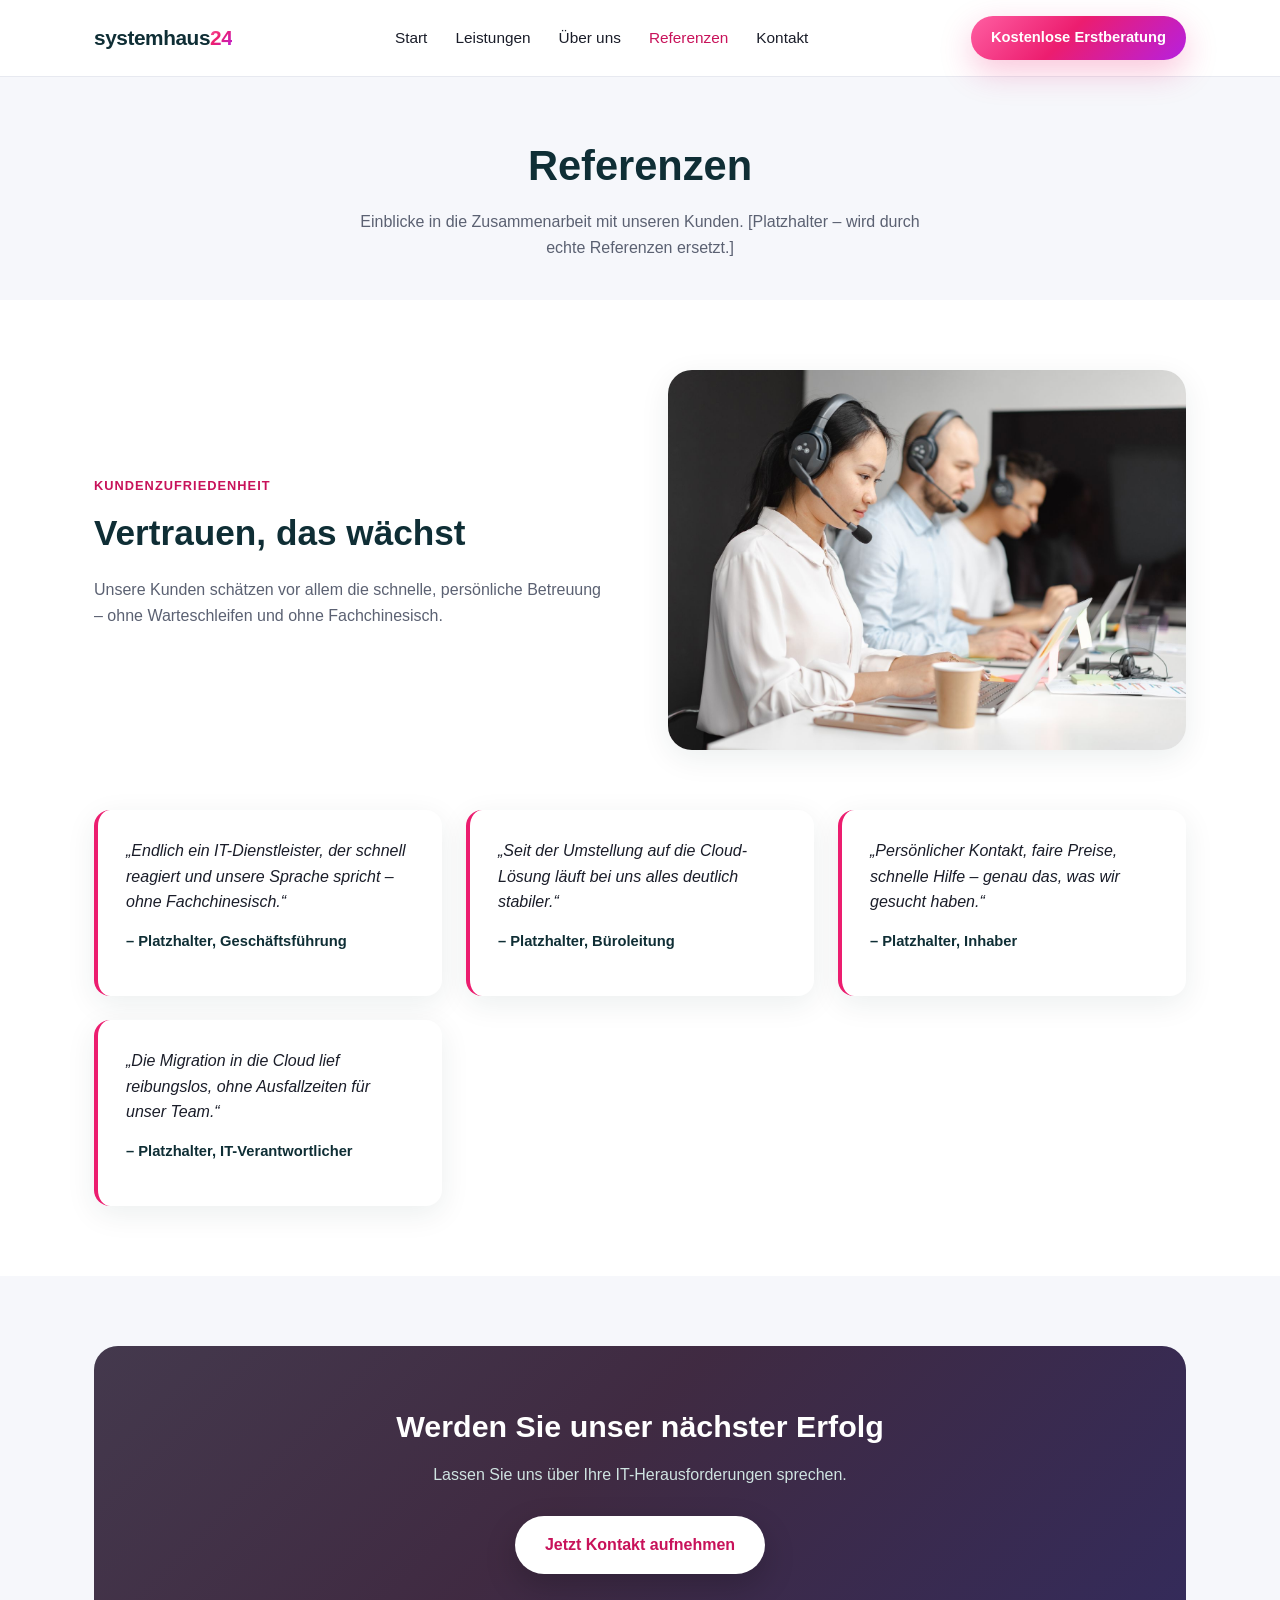
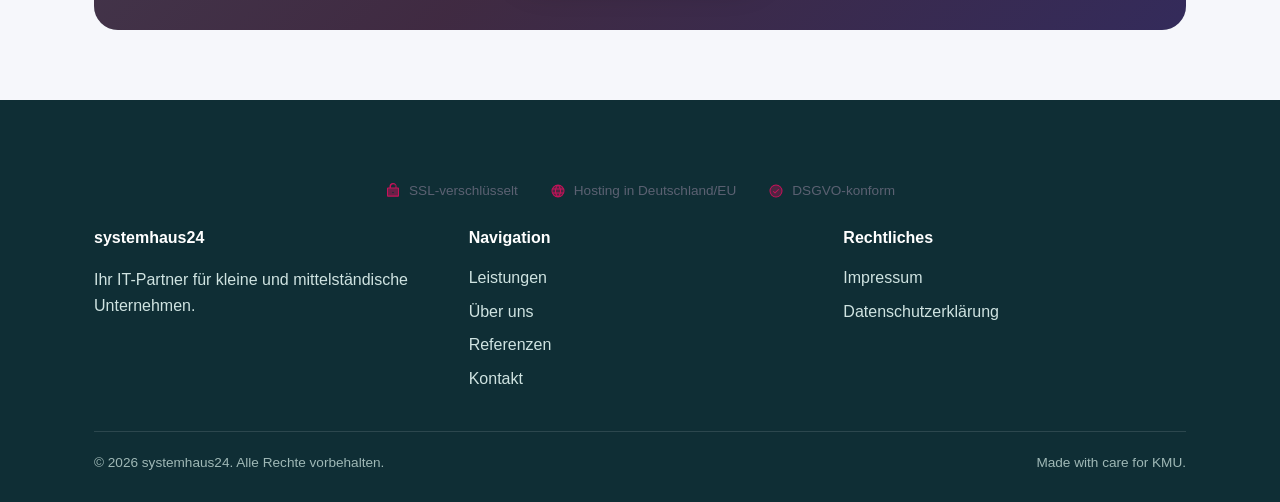
<file: referenzen.html>
<!DOCTYPE html>
<html lang="de">
<head>
<meta charset="UTF-8">
<meta name="viewport" content="width=device-width, initial-scale=1.0">
<title>Referenzen – systemhaus24</title>
<meta name="description" content="Das sagen Kunden über die Zusammenarbeit mit systemhaus24.">
<link rel="icon" href="assets/favicon.svg" type="image/svg+xml">
<link rel="stylesheet" href="css/style.css">
</head>
<body>

<header class="site-header">
  <nav class="nav">
    <a href="index.html" class="logo">systemhaus<span>24</span></a>
    <ul class="nav-links">
      <li><a href="index.html">Start</a></li>
      <li><a href="leistungen.html">Leistungen</a></li>
      <li><a href="ueber-uns.html">Über uns</a></li>
      <li><a href="referenzen.html" class="active">Referenzen</a></li>
      <li><a href="kontakt.html">Kontakt</a></li>
    </ul>
    <a href="kontakt.html" class="nav-cta">Kostenlose Erstberatung</a>
    <button class="nav-toggle" aria-label="Menü öffnen">☰</button>
  </nav>
</header>

<main>
  <div class="page-header">
    <div class="container">
      <h1>Referenzen</h1>
      <p>Einblicke in die Zusammenarbeit mit unseren Kunden. [Platzhalter – wird durch echte Referenzen ersetzt.]</p>
    </div>
  </div>

  <section>
    <div class="container">
      <div class="split reverse" style="margin-bottom: 60px;">
        <div class="split-media">
          <img src="assets/support.jpg" alt="Kundenbetreuung im Support" width="600" height="380" loading="lazy">
        </div>
        <div class="split-copy">
          <div class="eyebrow">Kundenzufriedenheit</div>
          <h2>Vertrauen, das wächst</h2>
          <p>Unsere Kunden schätzen vor allem die schnelle, persönliche Betreuung – ohne Warteschleifen und ohne Fachchinesisch.</p>
        </div>
      </div>
      <div class="grid">
        <div class="testimonial">
          <p class="quote">„Endlich ein IT-Dienstleister, der schnell reagiert und unsere Sprache spricht – ohne Fachchinesisch.“</p>
          <p class="author">– Platzhalter, Geschäftsführung</p>
        </div>
        <div class="testimonial">
          <p class="quote">„Seit der Umstellung auf die Cloud-Lösung läuft bei uns alles deutlich stabiler.“</p>
          <p class="author">– Platzhalter, Büroleitung</p>
        </div>
        <div class="testimonial">
          <p class="quote">„Persönlicher Kontakt, faire Preise, schnelle Hilfe – genau das, was wir gesucht haben.“</p>
          <p class="author">– Platzhalter, Inhaber</p>
        </div>
        <div class="testimonial">
          <p class="quote">„Die Migration in die Cloud lief reibungslos, ohne Ausfallzeiten für unser Team.“</p>
          <p class="author">– Platzhalter, IT-Verantwortlicher</p>
        </div>
      </div>
    </div>
  </section>

  <section class="section-alt">
    <div class="container">
      <div class="cta-band" style="margin:0;">
        <h2>Werden Sie unser nächster Erfolg</h2>
        <p>Lassen Sie uns über Ihre IT-Herausforderungen sprechen.</p>
        <a href="kontakt.html" class="btn btn-primary">Jetzt Kontakt aufnehmen</a>
      </div>
    </div>
  </section>
</main>

<footer class="site-footer">
  <div class="container">
    <div class="trust-strip">
      <span><svg viewBox="0 0 256 256" fill="currentColor"><path d="M208,80H176V56a48,48,0,0,0-96,0V80H48A16,16,0,0,0,32,96V208a16,16,0,0,0,16,16H208a16,16,0,0,0,16-16V96A16,16,0,0,0,208,80ZM96,56a32,32,0,0,1,64,0V80H96ZM140,152a12,12,0,1,1-12-12A12,12,0,0,1,140,152Z" opacity="0.5"/><path d="M208,72H184V56a56,56,0,0,0-112,0V72H48A16,16,0,0,0,32,88V200a16,16,0,0,0,16,16H208a16,16,0,0,0,16-16V88A16,16,0,0,0,208,72ZM96,56a40,40,0,0,1,80,0V72H96ZM208,200H48V88H208V200Z"/></svg> SSL-verschlüsselt</span>
      <span><svg viewBox="0 0 256 256" fill="currentColor"><path d="M224,128a96,96,0,1,1-96-96A96,96,0,0,1,224,128Z" opacity="0.35"/><path d="M128,24A104,104,0,1,0,232,128,104.12,104.12,0,0,0,128,24Zm88,104a87.61,87.61,0,0,1-3.33,24H174.16a157.44,157.44,0,0,0,0-48h38.51A87.61,87.61,0,0,1,216,128ZM102,168H154a115.11,115.11,0,0,1-26,45A115.27,115.27,0,0,1,102,168Zm-3.9-16a140.84,140.84,0,0,1,0-48h59.88a140.84,140.84,0,0,1,0,48ZM40,128a87.61,87.61,0,0,1,3.33-24H81.84a157.44,157.44,0,0,0,0,48H43.33A87.61,87.61,0,0,1,40,128ZM154,88H102a115.11,115.11,0,0,1,26-45A115.27,115.27,0,0,1,154,88Zm52.33,0H170.71a135.28,135.28,0,0,0-22.3-45.6A88.29,88.29,0,0,1,206.37,88ZM107.59,42.4A135.28,135.28,0,0,0,85.29,88H49.63A88.29,88.29,0,0,1,107.59,42.4ZM49.63,168H85.29a135.28,135.28,0,0,0,22.3,45.6A88.29,88.29,0,0,1,49.63,168Zm98.78,45.6a135.28,135.28,0,0,0,22.3-45.6h35.66A88.29,88.29,0,0,1,148.41,213.6Z"/></svg> Hosting in Deutschland/EU</span>
      <span><svg viewBox="0 0 256 256" fill="currentColor"><path d="M224,128a96,96,0,1,1-96-96A96,96,0,0,1,224,128Z" opacity="0.35"/><path d="M173.66,98.34a8,8,0,0,1,0,11.32l-56,56a8,8,0,0,1-11.32,0l-24-24a8,8,0,0,1,11.32-11.32L112,148.69l50.34-50.35A8,8,0,0,1,173.66,98.34ZM232,128A104,104,0,1,1,128,24,104.11,104.11,0,0,1,232,128Zm-16,0a88,88,0,1,0-88,88A88.1,88.1,0,0,0,216,128Z"/></svg> DSGVO-konform</span>
    </div>
    <div class="footer-grid">
      <div>
        <h4>systemhaus24</h4>
        <p>Ihr IT-Partner für kleine und mittelständische Unternehmen.</p>
      </div>
      <div>
        <h4>Navigation</h4>
        <ul>
          <li><a href="leistungen.html">Leistungen</a></li>
          <li><a href="ueber-uns.html">Über uns</a></li>
          <li><a href="referenzen.html">Referenzen</a></li>
          <li><a href="kontakt.html">Kontakt</a></li>
        </ul>
      </div>
      <div>
        <h4>Rechtliches</h4>
        <ul>
          <li><a href="impressum.html">Impressum</a></li>
          <li><a href="datenschutz.html">Datenschutzerklärung</a></li>
        </ul>
      </div>
    </div>
    <div class="footer-bottom">
      <span>© 2026 systemhaus24. Alle Rechte vorbehalten.</span>
      <span>Made with care for KMU.</span>
    </div>
  </div>
</footer>

<script src="js/main.js"></script>
</body>
</html>
</file>
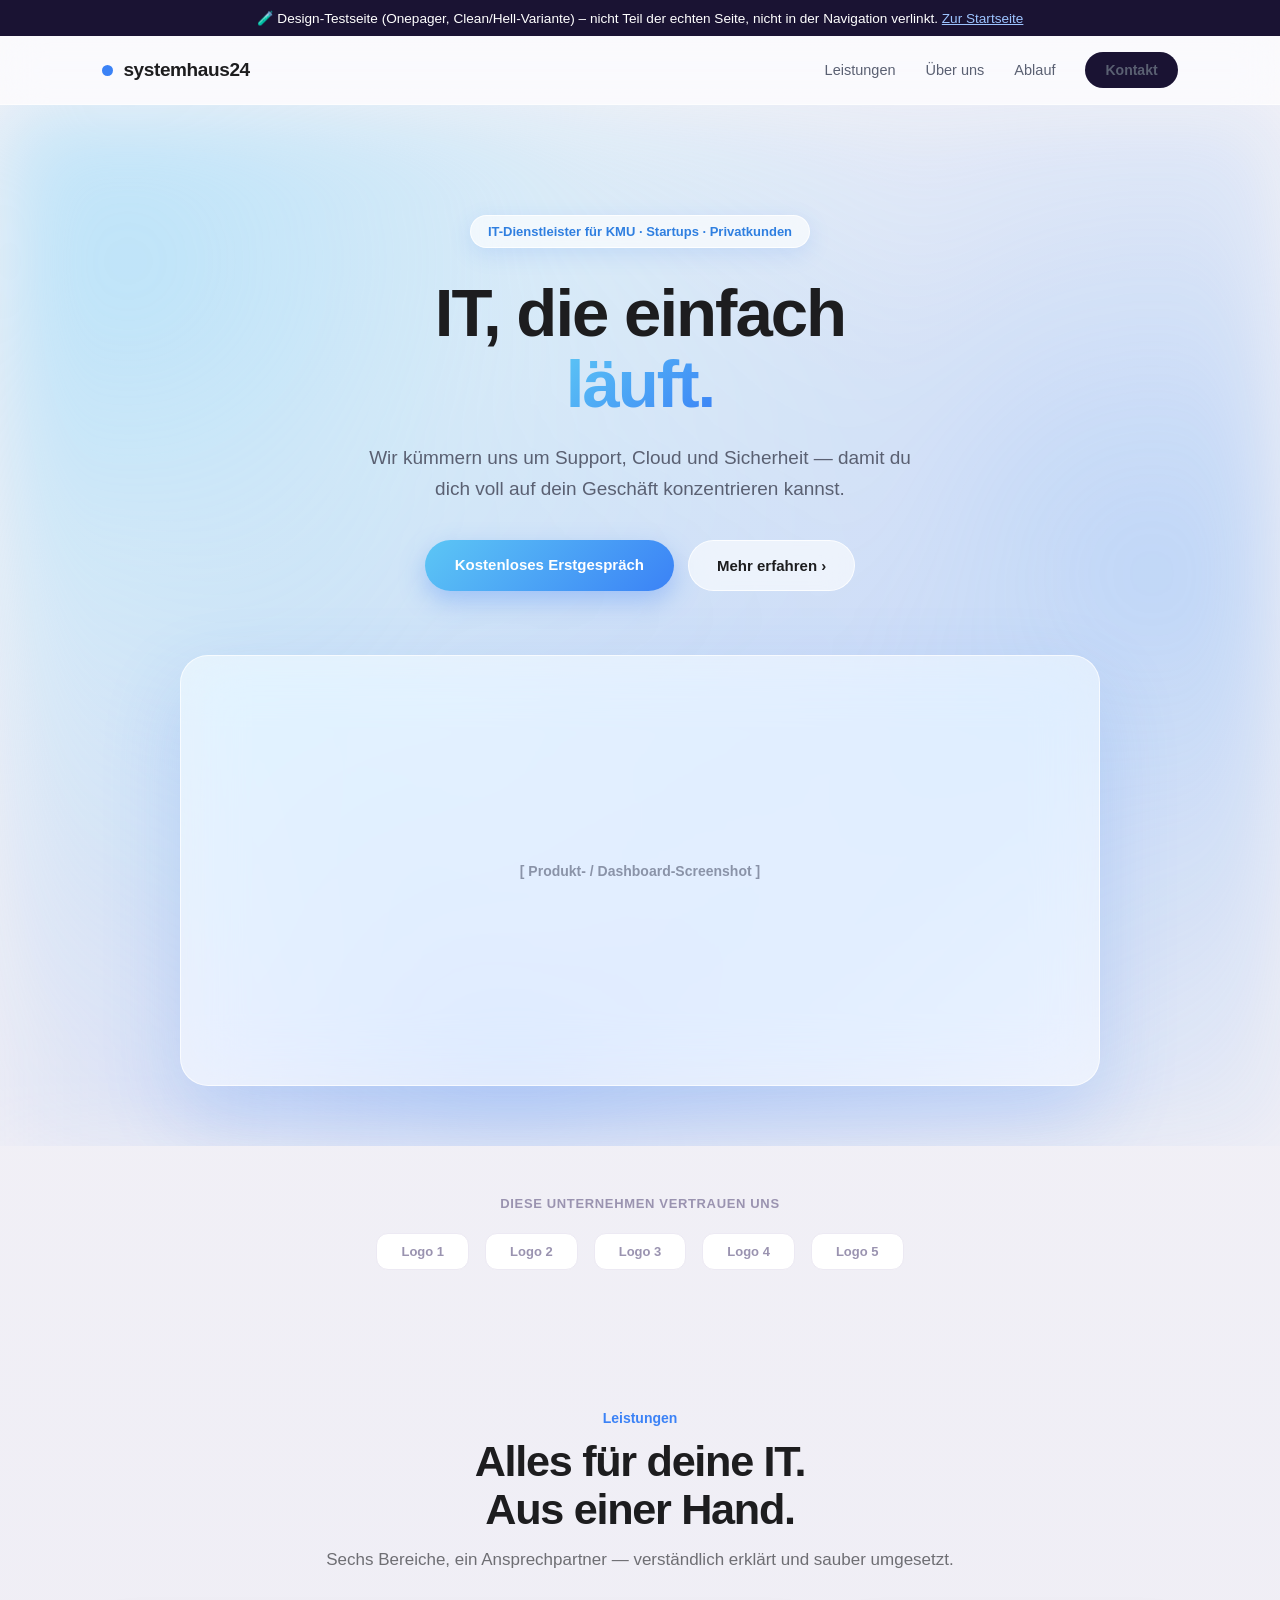
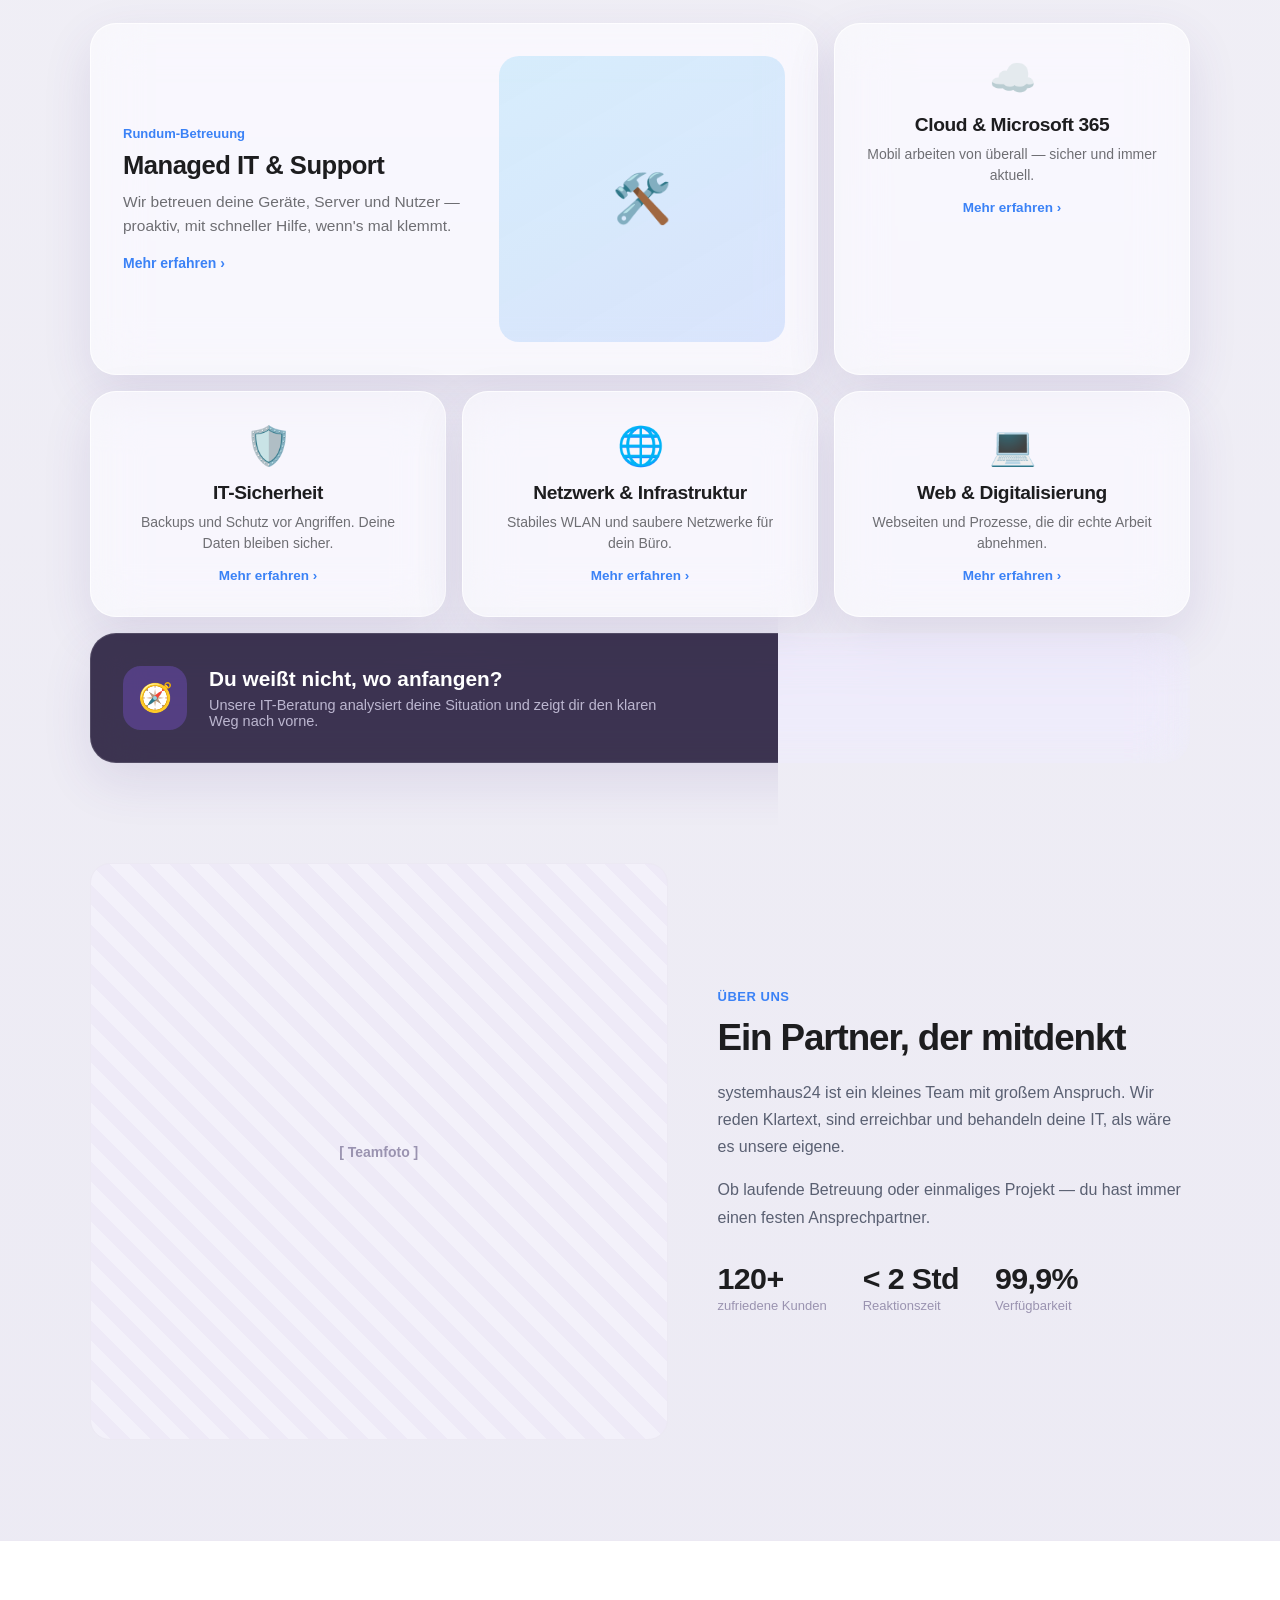
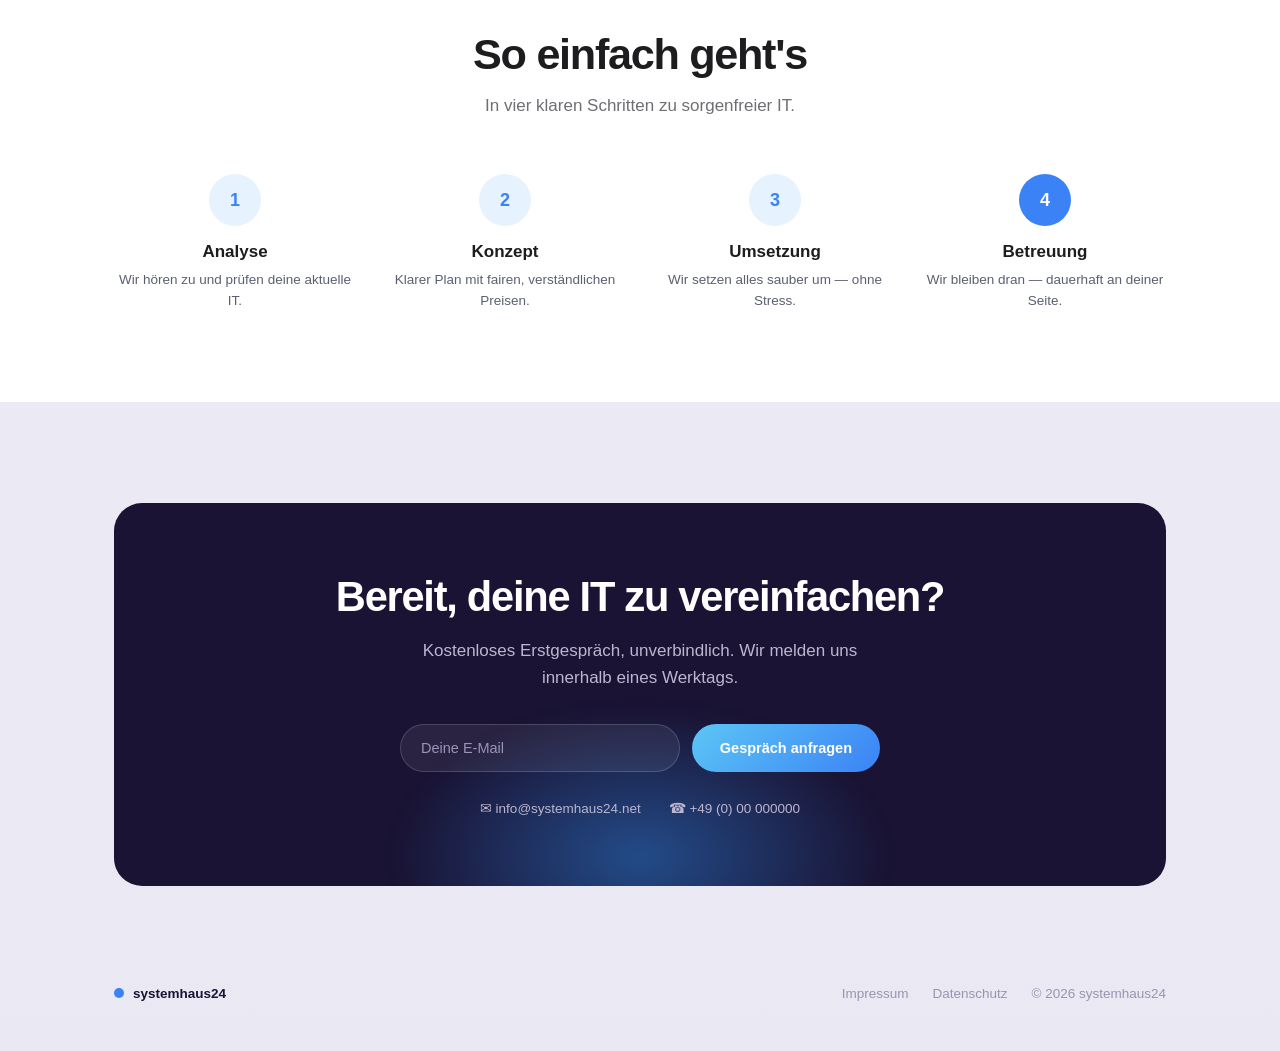
<file: testseite.html>
<!DOCTYPE html>
<html lang="de">
<head>
<meta charset="UTF-8">
<meta name="viewport" content="width=device-width, initial-scale=1.0">
<title>Testseite – Onepager (Clean/Hell)</title>
<meta name="robots" content="noindex, nofollow">
<link rel="icon" href="assets/favicon.svg" type="image/svg+xml">
<style>
  :root {
    --kb-blue: #3b82f6;
    --kb-blue-light: #5cc6f5;
    --kb-navy: #1a1333;
    --kb-text: #1d1d1f;
    --kb-text-muted: #5a6072;
    --kb-text-soft: #6e6e73;
    --kb-border: #ece9f3;
    --kb-grad: linear-gradient(135deg, var(--kb-blue-light), var(--kb-blue));
    --font: -apple-system, BlinkMacSystemFont, "Segoe UI", Roboto, "Helvetica Neue", Arial, sans-serif;
  }
  * { margin: 0; padding: 0; box-sizing: border-box; }
  html { scroll-behavior: smooth; }
  body { font-family: var(--font); color: var(--kb-text); background: linear-gradient(180deg, #f3f2f7, #eae8f3); }
  img { max-width: 100%; display: block; }
  .wrap { max-width: 1100px; margin: 0 auto; padding: 0 24px; }

  .test-banner { background: var(--kb-navy); color: #fff; text-align: center; padding: 10px; font-size: 0.85rem; }
  .test-banner a { color: #9dc4ff; }

  /* Nav */
  .kb-nav {
    position: sticky; top: 0; z-index: 50;
    display: flex; align-items: center; justify-content: space-between;
    padding: 16px 8vw;
    background: rgba(255,255,255,.6);
    backdrop-filter: blur(20px) saturate(180%);
    -webkit-backdrop-filter: blur(20px) saturate(180%);
    border-bottom: 1px solid rgba(255,255,255,.6);
  }
  .kb-nav .brand { display: flex; align-items: center; gap: 10px; font-weight: 800; font-size: 19px; letter-spacing: -0.02em; }
  .kb-nav .brand .dot { width: 11px; height: 11px; border-radius: 50%; background: var(--kb-blue); }
  .kb-nav .links { display: flex; align-items: center; gap: 30px; font-size: 14.5px; color: var(--kb-text-muted); font-weight: 500; }
  .kb-nav .links a { color: inherit; text-decoration: none; }
  .kb-nav .cta { padding: 10px 20px; background: var(--kb-navy); color: #fff; border-radius: 999px; font-weight: 600; font-size: 14px; text-decoration: none; flex-shrink: 0; }

  @media (max-width: 700px) {
    .kb-nav { padding: 14px 5vw; }
    .kb-nav .links { gap: 14px; }
    .kb-nav .links a:not(.cta) { display: none; }
  }

  /* Hero */
  .kb-hero {
    position: relative;
    padding: 110px 24px 60px;
    text-align: center;
    overflow: hidden;
  }
  .kb-hero::before {
    content: "";
    position: absolute; inset: 0; z-index: -1;
    background:
      radial-gradient(circle at 10% 15%, rgba(125,211,252,.45), transparent 55%),
      radial-gradient(circle at 90% 45%, rgba(96,165,250,.35), transparent 55%),
      radial-gradient(circle at 40% 95%, rgba(59,130,246,.25), transparent 55%);
    filter: blur(40px);
  }
  .kb-hero .pill {
    display: inline-flex; align-items: center; gap: 8px;
    padding: 8px 17px;
    background: rgba(255,255,255,.65);
    backdrop-filter: blur(14px);
    border: 1px solid rgba(255,255,255,.8);
    box-shadow: 0 6px 22px rgba(59,130,246,.15);
    border-radius: 999px;
    font-size: 13px; color: #2f7fe0; font-weight: 700;
    margin-bottom: 30px;
  }
  .kb-hero h1 {
    font-weight: 800;
    font-size: clamp(2.4rem, 6vw, 4.2rem);
    line-height: 1.05;
    letter-spacing: -0.03em;
    margin-bottom: 24px;
  }
  .kb-hero h1 .accent {
    background: var(--kb-grad);
    -webkit-background-clip: text;
    background-clip: text;
    color: transparent;
  }
  .kb-hero p.lead {
    font-size: 19px; line-height: 1.6; color: var(--kb-text-muted);
    max-width: 580px; margin: 0 auto 36px;
  }
  .kb-hero .actions { display: flex; gap: 14px; justify-content: center; flex-wrap: wrap; margin-bottom: 64px; }
  .kb-btn-primary {
    padding: 16px 30px;
    background: var(--kb-grad);
    color: #fff; border-radius: 999px;
    font-weight: 700; font-size: 15px;
    text-decoration: none;
    box-shadow: 0 10px 26px rgba(59,130,246,.35);
  }
  .kb-btn-secondary {
    padding: 16px 28px;
    background: rgba(255,255,255,.6);
    backdrop-filter: blur(14px);
    border: 1px solid rgba(255,255,255,.8);
    color: var(--kb-text);
    border-radius: 999px;
    font-weight: 700; font-size: 15px;
    text-decoration: none;
  }
  .kb-screenshot {
    max-width: 920px; margin: 0 auto;
    aspect-ratio: 16/7.5;
    border-radius: 28px;
    background: rgba(255,255,255,.5);
    backdrop-filter: blur(30px) saturate(170%);
    border: 1px solid rgba(255,255,255,.7);
    box-shadow: 0 30px 80px rgba(59,130,246,.2);
    display: flex; align-items: center; justify-content: center;
    color: #8a93a8; font-size: 14px; font-weight: 600;
  }

  /* Logos */
  .kb-logos { padding: 50px 24px 90px; text-align: center; }
  .kb-logos .label { font-size: 13px; color: #9a93b0; font-weight: 600; letter-spacing: .05em; text-transform: uppercase; margin-bottom: 22px; }
  .kb-logos .row { display: flex; justify-content: center; gap: 16px; flex-wrap: wrap; }
  .kb-logos .row span { padding: 10px 24px; background: #fff; border: 1px solid var(--kb-border); border-radius: 12px; font-size: 13px; color: #9a93b0; font-weight: 600; }

  /* Bento features */
  .kb-section { padding: 50px 24px 100px; }
  .kb-section-head { text-align: center; max-width: 680px; margin: 0 auto 50px; }
  .kb-section-head .label { font-size: 14px; color: var(--kb-blue); font-weight: 700; margin-bottom: 12px; }
  .kb-section-head h2 { font-weight: 800; font-size: clamp(1.9rem, 4vw, 2.7rem); letter-spacing: -0.03em; line-height: 1.1; margin-bottom: 14px; }
  .kb-section-head p { color: var(--kb-text-soft); font-size: 17px; line-height: 1.5; }

  .kb-bento { display: grid; grid-template-columns: repeat(6, 1fr); gap: 16px; max-width: 1100px; margin: 0 auto; }
  .kb-glass {
    background: rgba(255,255,255,.55);
    backdrop-filter: blur(24px) saturate(180%);
    border: 1px solid rgba(255,255,255,.75);
    box-shadow: 0 18px 50px rgba(80,60,140,.12);
    border-radius: 26px;
    padding: 32px;
  }
  .kb-bento .feat-wide { grid-column: span 4; display: grid; grid-template-columns: 1.1fr 0.9fr; gap: 26px; align-items: center; }
  .kb-bento .feat-eyebrow { font-size: 13px; font-weight: 700; color: var(--kb-blue); margin-bottom: 10px; }
  .kb-bento .feat-wide h3 { font-weight: 800; font-size: 1.6rem; letter-spacing: -0.02em; margin-bottom: 10px; }
  .kb-bento .feat-wide p { color: var(--kb-text-soft); font-size: 15.5px; line-height: 1.55; margin-bottom: 16px; }
  .kb-bento .feat-wide .more { color: var(--kb-blue); font-weight: 700; font-size: 14px; }
  .kb-bento .feat-icon-big { aspect-ratio: 1; border-radius: 20px; background: linear-gradient(150deg, rgba(92,198,245,.22), rgba(59,130,246,.16)); display: flex; align-items: center; justify-content: center; font-size: 48px; }
  .kb-bento .feat-small { grid-column: span 2; text-align: center; }
  .kb-bento .feat-small .ico { font-size: 38px; margin-bottom: 14px; }
  .kb-bento .feat-small h3 { font-weight: 800; font-size: 1.2rem; letter-spacing: -0.02em; margin-bottom: 8px; }
  .kb-bento .feat-small p { color: var(--kb-text-soft); font-size: 14px; line-height: 1.5; margin-bottom: 12px; }
  .kb-bento .feat-small .more { color: var(--kb-blue); font-weight: 700; font-size: 13.5px; }
  .kb-bento .feat-dark {
    grid-column: span 6;
    background: rgba(29,19,51,.85);
    border: 1px solid rgba(255,255,255,.12);
    color: #fff;
    display: flex; align-items: center; justify-content: space-between; gap: 24px; flex-wrap: wrap;
  }
  .kb-bento .feat-dark .left { display: flex; align-items: center; gap: 22px; }
  .kb-bento .feat-dark .ico-box { width: 64px; height: 64px; border-radius: 18px; background: rgba(139,92,246,.3); display: flex; align-items: center; justify-content: center; font-size: 28px; flex-shrink: 0; }
  .kb-bento .feat-dark h3 { font-weight: 800; font-size: 1.3rem; margin-bottom: 6px; }
  .kb-bento .feat-dark p { color: #bcb6d0; font-size: 14.5px; max-width: 460px; }
  .kb-bento .feat-dark .btn-white { padding: 13px 24px; background: #fff; color: var(--kb-text); border-radius: 999px; font-weight: 700; font-size: 14px; white-space: nowrap; }

  @media (max-width: 800px) {
    .kb-bento .feat-wide { grid-column: span 6; grid-template-columns: 1fr; }
    .kb-bento .feat-small { grid-column: span 3; }
  }
  @media (max-width: 560px) {
    .kb-bento .feat-small { grid-column: span 6; }
  }

  /* About */
  .kb-about { display: grid; grid-template-columns: 1.1fr 0.9fr; gap: 50px; align-items: center; max-width: 1100px; margin: 0 auto; }
  .kb-about .label { font-size: 13px; color: var(--kb-blue); font-weight: 700; letter-spacing: .04em; text-transform: uppercase; margin-bottom: 14px; }
  .kb-about h2 { font-weight: 800; font-size: clamp(1.7rem, 3.4vw, 2.3rem); letter-spacing: -0.03em; line-height: 1.1; margin-bottom: 20px; }
  .kb-about p { color: var(--kb-text-muted); font-size: 16px; line-height: 1.7; margin-bottom: 16px; }
  .kb-about .stats { display: flex; gap: 36px; margin-top: 30px; flex-wrap: wrap; }
  .kb-about .stats strong { display: block; font-weight: 800; font-size: 1.9rem; letter-spacing: -0.02em; }
  .kb-about .stats span { font-size: 13px; color: #9a93b0; font-weight: 500; }
  .kb-about .photo {
    aspect-ratio: 1; border-radius: 20px;
    background: repeating-linear-gradient(45deg, #f3f1fa, #f3f1fa 14px, #eeeaf7 14px, #eeeaf7 28px);
    border: 1px solid var(--kb-border);
    display: flex; align-items: center; justify-content: center;
    color: #9a93b0; font-size: 14px; font-weight: 600;
  }

  /* Process */
  .kb-process-wrap { background: #fff; border-top: 1px solid var(--kb-border); border-bottom: 1px solid var(--kb-border); }
  .kb-process { max-width: 1100px; margin: 0 auto; padding: 90px 24px; }
  .kb-steps { display: grid; grid-template-columns: repeat(4, 1fr); gap: 28px; }
  .kb-steps .step { text-align: center; }
  .kb-steps .num {
    width: 52px; height: 52px; margin: 0 auto 16px; border-radius: 50%;
    background: #e6f2fd; color: var(--kb-blue);
    display: flex; align-items: center; justify-content: center;
    font-weight: 800; font-size: 18px;
  }
  .kb-steps .step:last-child .num { background: var(--kb-blue); color: #fff; }
  .kb-steps h3 { font-weight: 700; font-size: 17px; margin-bottom: 8px; }
  .kb-steps p { color: var(--kb-text-muted); font-size: 13.5px; line-height: 1.55; }
  @media (max-width: 700px) { .kb-steps { grid-template-columns: 1fr 1fr; } }

  /* Contact CTA */
  .kb-contact-wrap { max-width: 1100px; margin: 0 auto; padding: 100px 24px; }
  .kb-contact {
    background: var(--kb-navy); border-radius: 28px; padding: 70px 9%;
    text-align: center; position: relative; overflow: hidden;
  }
  .kb-contact::before {
    content: "";
    position: absolute; bottom: -120px; left: 50%; transform: translateX(-50%);
    width: 500px; height: 300px;
    background: radial-gradient(ellipse, rgba(47,147,245,.45), transparent 70%);
    filter: blur(10px);
  }
  .kb-contact > * { position: relative; }
  .kb-contact h2 { font-weight: 800; font-size: clamp(1.8rem, 3.6vw, 2.6rem); letter-spacing: -0.03em; color: #fff; margin-bottom: 16px; }
  .kb-contact p { color: #bcb6d0; font-size: 17px; line-height: 1.6; max-width: 480px; margin: 0 auto 32px; }
  .kb-contact-form { display: flex; gap: 12px; justify-content: center; flex-wrap: wrap; max-width: 480px; margin: 0 auto; }
  .kb-contact-form input {
    flex: 1; min-width: 220px; padding: 15px 20px;
    background: rgba(255,255,255,.07); border: 1px solid rgba(255,255,255,.16);
    border-radius: 999px; color: #fff; font-size: 14.5px; font-family: var(--font);
  }
  .kb-contact-form input::placeholder { color: #9b94b8; }
  .kb-contact-form button {
    padding: 15px 28px; background: var(--kb-grad); color: #fff;
    border: none; border-radius: 999px; font-weight: 700; font-size: 14.5px; cursor: pointer;
  }
  .kb-contact .meta { display: flex; gap: 28px; justify-content: center; margin-top: 28px; font-size: 13.5px; color: #bcb6d0; flex-wrap: wrap; }

  /* Footer */
  .kb-footer { max-width: 1100px; margin: 0 auto; padding: 0 24px 50px; display: flex; align-items: center; justify-content: space-between; flex-wrap: wrap; gap: 16px; font-size: 13.5px; color: #9a93b0; }
  .kb-footer .brand { display: flex; align-items: center; gap: 9px; font-weight: 800; color: var(--kb-navy); }
  .kb-footer .brand .dot { width: 10px; height: 10px; border-radius: 50%; background: var(--kb-blue); }
  .kb-footer .links { display: flex; gap: 24px; }
  .kb-footer a { color: inherit; text-decoration: none; }
</style>
</head>
<body>

<div class="test-banner">🧪 Design-Testseite (Onepager, Clean/Hell-Variante) – nicht Teil der echten Seite, nicht in der Navigation verlinkt. <a href="index.html">Zur Startseite</a></div>

<nav class="kb-nav">
  <div class="brand"><span class="dot"></span> systemhaus24</div>
  <div class="links">
    <a href="#leistungen">Leistungen</a>
    <a href="#ueber-uns">Über uns</a>
    <a href="#ablauf">Ablauf</a>
    <a href="#kontakt" class="cta">Kontakt</a>
  </div>
</nav>

<section class="kb-hero">
  <span class="pill">IT-Dienstleister für KMU · Startups · Privatkunden</span>
  <h1>IT, die einfach<br><span class="accent">läuft.</span></h1>
  <p class="lead">Wir kümmern uns um Support, Cloud und Sicherheit — damit du dich voll auf dein Geschäft konzentrieren kannst.</p>
  <div class="actions">
    <a href="#kontakt" class="kb-btn-primary">Kostenloses Erstgespräch</a>
    <a href="#leistungen" class="kb-btn-secondary">Mehr erfahren ›</a>
  </div>
  <div class="kb-screenshot">[ Produkt- / Dashboard-Screenshot ]</div>
</section>

<div class="kb-logos">
  <div class="label">Diese Unternehmen vertrauen uns</div>
  <div class="row">
    <span>Logo 1</span><span>Logo 2</span><span>Logo 3</span><span>Logo 4</span><span>Logo 5</span>
  </div>
</div>

<section class="kb-section" id="leistungen">
  <div class="kb-section-head">
    <div class="label">Leistungen</div>
    <h2>Alles für deine IT.<br>Aus einer Hand.</h2>
    <p>Sechs Bereiche, ein Ansprechpartner — verständlich erklärt und sauber umgesetzt.</p>
  </div>
  <div class="kb-bento">
    <div class="kb-glass feat-wide">
      <div>
        <div class="feat-eyebrow">Rundum-Betreuung</div>
        <h3>Managed IT &amp; Support</h3>
        <p>Wir betreuen deine Geräte, Server und Nutzer — proaktiv, mit schneller Hilfe, wenn's mal klemmt.</p>
        <span class="more">Mehr erfahren ›</span>
      </div>
      <div class="feat-icon-big">🛠️</div>
    </div>
    <div class="kb-glass feat-small">
      <div class="ico">☁️</div>
      <h3>Cloud &amp; Microsoft 365</h3>
      <p>Mobil arbeiten von überall — sicher und immer aktuell.</p>
      <span class="more">Mehr erfahren ›</span>
    </div>
    <div class="kb-glass feat-small">
      <div class="ico">🛡️</div>
      <h3>IT-Sicherheit</h3>
      <p>Backups und Schutz vor Angriffen. Deine Daten bleiben sicher.</p>
      <span class="more">Mehr erfahren ›</span>
    </div>
    <div class="kb-glass feat-small">
      <div class="ico">🌐</div>
      <h3>Netzwerk &amp; Infrastruktur</h3>
      <p>Stabiles WLAN und saubere Netzwerke für dein Büro.</p>
      <span class="more">Mehr erfahren ›</span>
    </div>
    <div class="kb-glass feat-small">
      <div class="ico">💻</div>
      <h3>Web &amp; Digitalisierung</h3>
      <p>Webseiten und Prozesse, die dir echte Arbeit abnehmen.</p>
      <span class="more">Mehr erfahren ›</span>
    </div>
    <div class="kb-glass feat-dark">
      <div class="left">
        <div class="ico-box">🧭</div>
        <div>
          <h3>Du weißt nicht, wo anfangen?</h3>
          <p>Unsere IT-Beratung analysiert deine Situation und zeigt dir den klaren Weg nach vorne.</p>
        </div>
      </div>
      <span class="btn-white">Beratung anfragen ›</span>
    </div>
  </div>
</section>

<section class="kb-section" id="ueber-uns" style="padding-top:0;">
  <div class="kb-about">
    <div class="photo">[ Teamfoto ]</div>
    <div>
      <div class="label">Über uns</div>
      <h2>Ein Partner, der mitdenkt</h2>
      <p>systemhaus24 ist ein kleines Team mit großem Anspruch. Wir reden Klartext, sind erreichbar und behandeln deine IT, als wäre es unsere eigene.</p>
      <p>Ob laufende Betreuung oder einmaliges Projekt — du hast immer einen festen Ansprechpartner.</p>
      <div class="stats">
        <div><strong>120+</strong><span>zufriedene Kunden</span></div>
        <div><strong>&lt; 2 Std</strong><span>Reaktionszeit</span></div>
        <div><strong>99,9%</strong><span>Verfügbarkeit</span></div>
      </div>
    </div>
  </div>
</section>

<div class="kb-process-wrap" id="ablauf">
  <div class="kb-process">
    <div class="kb-section-head" style="margin-bottom:56px;">
      <h2>So einfach geht's</h2>
      <p>In vier klaren Schritten zu sorgenfreier IT.</p>
    </div>
    <div class="kb-steps">
      <div class="step"><div class="num">1</div><h3>Analyse</h3><p>Wir hören zu und prüfen deine aktuelle IT.</p></div>
      <div class="step"><div class="num">2</div><h3>Konzept</h3><p>Klarer Plan mit fairen, verständlichen Preisen.</p></div>
      <div class="step"><div class="num">3</div><h3>Umsetzung</h3><p>Wir setzen alles sauber um — ohne Stress.</p></div>
      <div class="step"><div class="num">4</div><h3>Betreuung</h3><p>Wir bleiben dran — dauerhaft an deiner Seite.</p></div>
    </div>
  </div>
</div>

<div class="kb-contact-wrap" id="kontakt">
  <div class="kb-contact">
    <h2>Bereit, deine IT zu vereinfachen?</h2>
    <p>Kostenloses Erstgespräch, unverbindlich. Wir melden uns innerhalb eines Werktags.</p>
    <form class="kb-contact-form" action="https://formspree.io/f/DEINE_FORM_ID" method="POST">
      <input type="email" name="email" placeholder="Deine E-Mail" required>
      <button type="submit">Gespräch anfragen</button>
    </form>
    <div class="meta"><span>✉ info@systemhaus24.net</span><span>☎ +49 (0) 00 000000</span></div>
  </div>
</div>

<footer class="kb-footer">
  <div class="brand"><span class="dot"></span> systemhaus24</div>
  <div class="links"><a href="impressum.html">Impressum</a><a href="datenschutz.html">Datenschutz</a><span>© 2026 systemhaus24</span></div>
</footer>

</body>
</html>
</file>
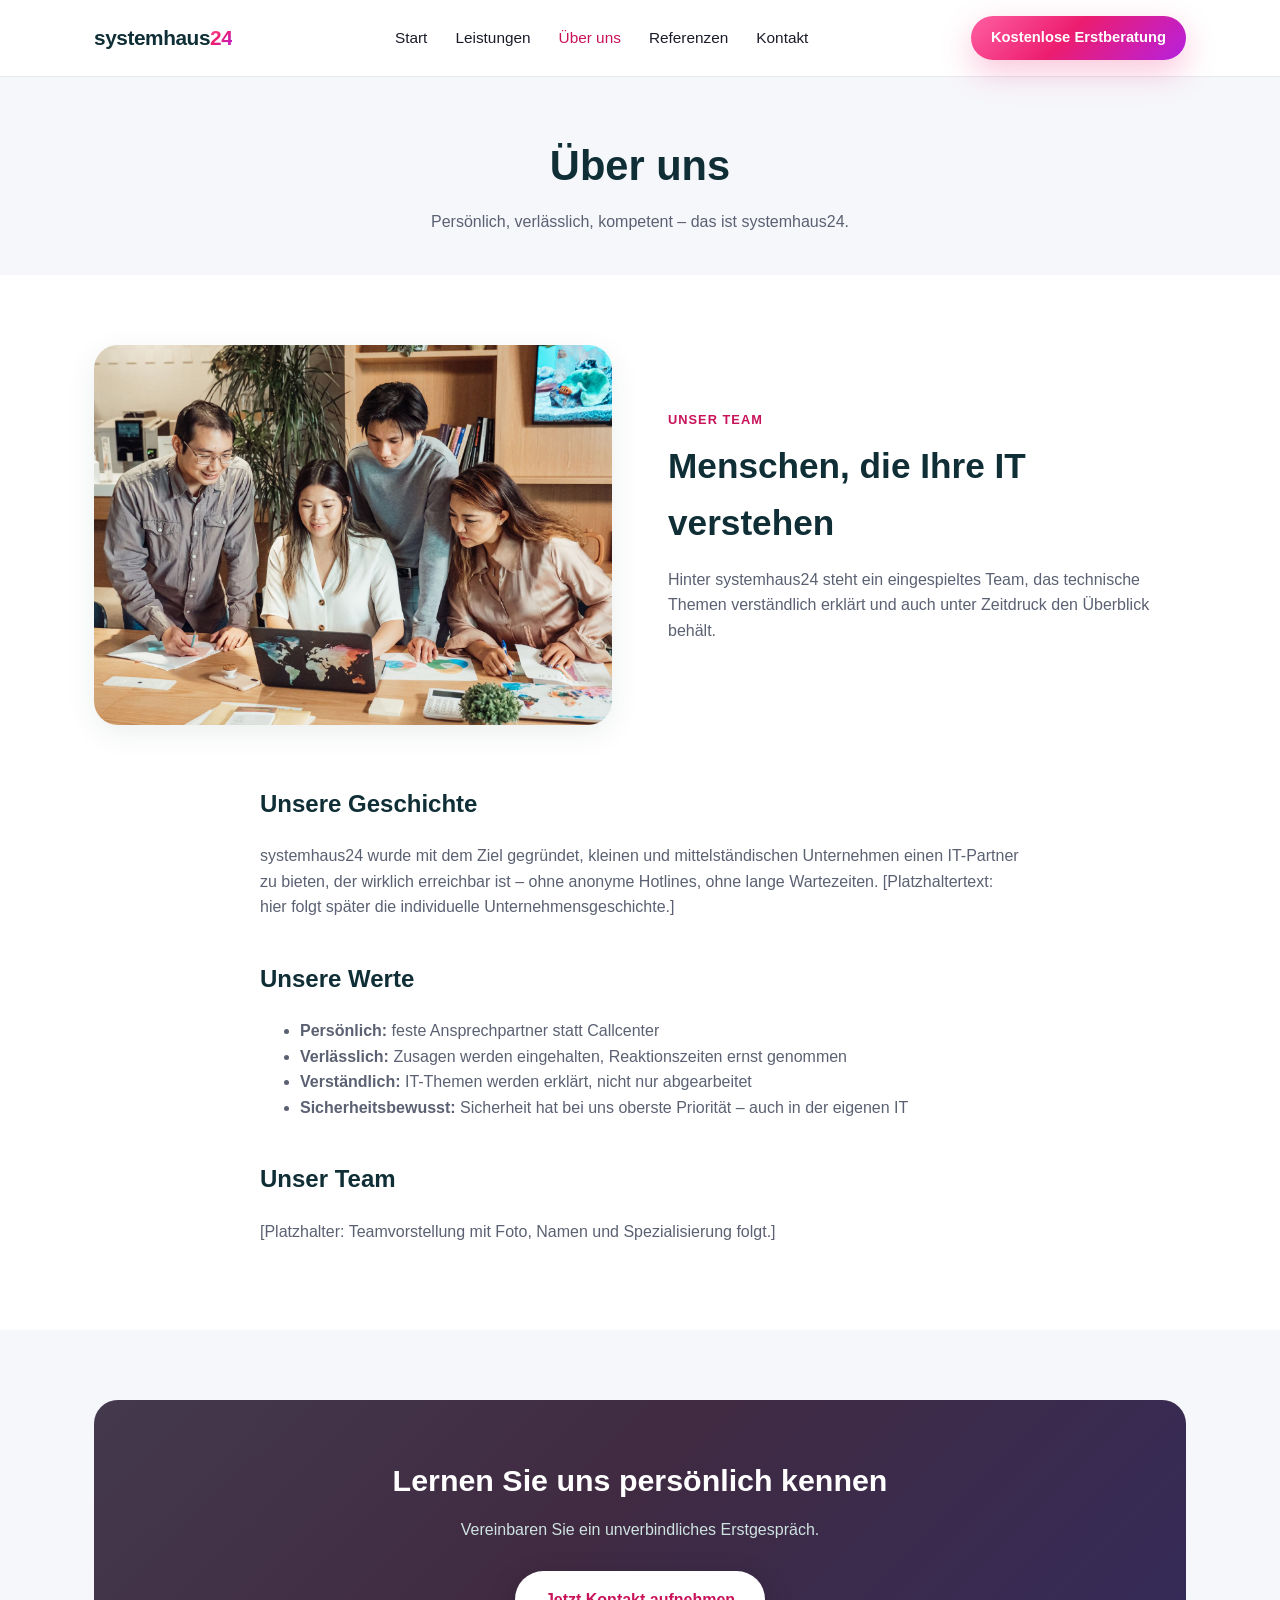
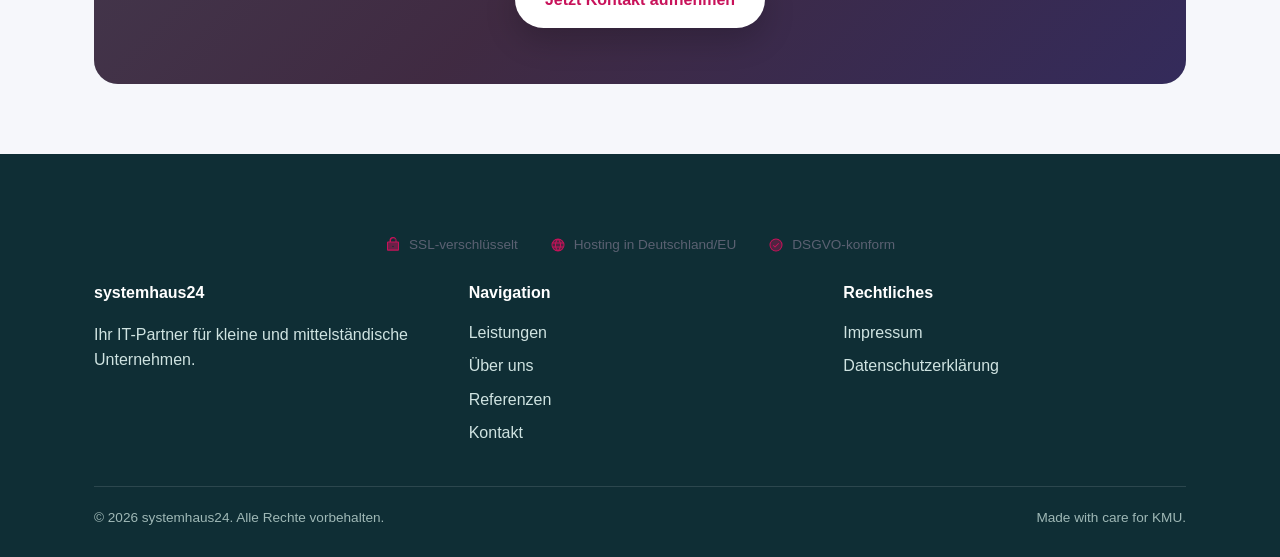
<file: ueber-uns.html>
<!DOCTYPE html>
<html lang="de">
<head>
<meta charset="UTF-8">
<meta name="viewport" content="width=device-width, initial-scale=1.0">
<title>Über uns – systemhaus24</title>
<meta name="description" content="Lernen Sie systemhaus24 kennen: unser Team, unsere Werte und warum wir der richtige IT-Partner für Ihr Unternehmen sind.">
<link rel="icon" href="assets/favicon.svg" type="image/svg+xml">
<link rel="stylesheet" href="css/style.css">
</head>
<body>

<header class="site-header">
  <nav class="nav">
    <a href="index.html" class="logo">systemhaus<span>24</span></a>
    <ul class="nav-links">
      <li><a href="index.html">Start</a></li>
      <li><a href="leistungen.html">Leistungen</a></li>
      <li><a href="ueber-uns.html" class="active">Über uns</a></li>
      <li><a href="referenzen.html">Referenzen</a></li>
      <li><a href="kontakt.html">Kontakt</a></li>
    </ul>
    <a href="kontakt.html" class="nav-cta">Kostenlose Erstberatung</a>
    <button class="nav-toggle" aria-label="Menü öffnen">☰</button>
  </nav>
</header>

<main>
  <div class="page-header">
    <div class="container">
      <h1>Über uns</h1>
      <p>Persönlich, verlässlich, kompetent – das ist systemhaus24.</p>
    </div>
  </div>

  <section>
    <div class="container">
      <div class="split" style="margin-bottom: 60px;">
        <div class="split-media">
          <img src="assets/hero-team.jpg" alt="systemhaus24 Team im Gespräch" width="600" height="380" loading="lazy">
        </div>
        <div class="split-copy">
          <div class="eyebrow">Unser Team</div>
          <h2>Menschen, die Ihre IT verstehen</h2>
          <p>Hinter systemhaus24 steht ein eingespieltes Team, das technische Themen verständlich erklärt und auch unter Zeitdruck den Überblick behält.</p>
        </div>
      </div>
      <div class="legal-content">
        <h2>Unsere Geschichte</h2>
        <p>systemhaus24 wurde mit dem Ziel gegründet, kleinen und mittelständischen Unternehmen einen IT-Partner zu bieten, der wirklich erreichbar ist – ohne anonyme Hotlines, ohne lange Wartezeiten. [Platzhaltertext: hier folgt später die individuelle Unternehmensgeschichte.]</p>

        <h2>Unsere Werte</h2>
        <ul>
          <li><strong>Persönlich:</strong> feste Ansprechpartner statt Callcenter</li>
          <li><strong>Verlässlich:</strong> Zusagen werden eingehalten, Reaktionszeiten ernst genommen</li>
          <li><strong>Verständlich:</strong> IT-Themen werden erklärt, nicht nur abgearbeitet</li>
          <li><strong>Sicherheitsbewusst:</strong> Sicherheit hat bei uns oberste Priorität – auch in der eigenen IT</li>
        </ul>

        <h2>Unser Team</h2>
        <p>[Platzhalter: Teamvorstellung mit Foto, Namen und Spezialisierung folgt.]</p>
      </div>
    </div>
  </section>

  <section class="section-alt">
    <div class="container">
      <div class="cta-band" style="margin:0;">
        <h2>Lernen Sie uns persönlich kennen</h2>
        <p>Vereinbaren Sie ein unverbindliches Erstgespräch.</p>
        <a href="kontakt.html" class="btn btn-primary">Jetzt Kontakt aufnehmen</a>
      </div>
    </div>
  </section>
</main>

<footer class="site-footer">
  <div class="container">
    <div class="trust-strip">
      <span><svg viewBox="0 0 256 256" fill="currentColor"><path d="M208,80H176V56a48,48,0,0,0-96,0V80H48A16,16,0,0,0,32,96V208a16,16,0,0,0,16,16H208a16,16,0,0,0,16-16V96A16,16,0,0,0,208,80ZM96,56a32,32,0,0,1,64,0V80H96ZM140,152a12,12,0,1,1-12-12A12,12,0,0,1,140,152Z" opacity="0.5"/><path d="M208,72H184V56a56,56,0,0,0-112,0V72H48A16,16,0,0,0,32,88V200a16,16,0,0,0,16,16H208a16,16,0,0,0,16-16V88A16,16,0,0,0,208,72ZM96,56a40,40,0,0,1,80,0V72H96ZM208,200H48V88H208V200Z"/></svg> SSL-verschlüsselt</span>
      <span><svg viewBox="0 0 256 256" fill="currentColor"><path d="M224,128a96,96,0,1,1-96-96A96,96,0,0,1,224,128Z" opacity="0.35"/><path d="M128,24A104,104,0,1,0,232,128,104.12,104.12,0,0,0,128,24Zm88,104a87.61,87.61,0,0,1-3.33,24H174.16a157.44,157.44,0,0,0,0-48h38.51A87.61,87.61,0,0,1,216,128ZM102,168H154a115.11,115.11,0,0,1-26,45A115.27,115.27,0,0,1,102,168Zm-3.9-16a140.84,140.84,0,0,1,0-48h59.88a140.84,140.84,0,0,1,0,48ZM40,128a87.61,87.61,0,0,1,3.33-24H81.84a157.44,157.44,0,0,0,0,48H43.33A87.61,87.61,0,0,1,40,128ZM154,88H102a115.11,115.11,0,0,1,26-45A115.27,115.27,0,0,1,154,88Zm52.33,0H170.71a135.28,135.28,0,0,0-22.3-45.6A88.29,88.29,0,0,1,206.37,88ZM107.59,42.4A135.28,135.28,0,0,0,85.29,88H49.63A88.29,88.29,0,0,1,107.59,42.4ZM49.63,168H85.29a135.28,135.28,0,0,0,22.3,45.6A88.29,88.29,0,0,1,49.63,168Zm98.78,45.6a135.28,135.28,0,0,0,22.3-45.6h35.66A88.29,88.29,0,0,1,148.41,213.6Z"/></svg> Hosting in Deutschland/EU</span>
      <span><svg viewBox="0 0 256 256" fill="currentColor"><path d="M224,128a96,96,0,1,1-96-96A96,96,0,0,1,224,128Z" opacity="0.35"/><path d="M173.66,98.34a8,8,0,0,1,0,11.32l-56,56a8,8,0,0,1-11.32,0l-24-24a8,8,0,0,1,11.32-11.32L112,148.69l50.34-50.35A8,8,0,0,1,173.66,98.34ZM232,128A104,104,0,1,1,128,24,104.11,104.11,0,0,1,232,128Zm-16,0a88,88,0,1,0-88,88A88.1,88.1,0,0,0,216,128Z"/></svg> DSGVO-konform</span>
    </div>
    <div class="footer-grid">
      <div>
        <h4>systemhaus24</h4>
        <p>Ihr IT-Partner für kleine und mittelständische Unternehmen.</p>
      </div>
      <div>
        <h4>Navigation</h4>
        <ul>
          <li><a href="leistungen.html">Leistungen</a></li>
          <li><a href="ueber-uns.html">Über uns</a></li>
          <li><a href="referenzen.html">Referenzen</a></li>
          <li><a href="kontakt.html">Kontakt</a></li>
        </ul>
      </div>
      <div>
        <h4>Rechtliches</h4>
        <ul>
          <li><a href="impressum.html">Impressum</a></li>
          <li><a href="datenschutz.html">Datenschutzerklärung</a></li>
        </ul>
      </div>
    </div>
    <div class="footer-bottom">
      <span>© 2026 systemhaus24. Alle Rechte vorbehalten.</span>
      <span>Made with care for KMU.</span>
    </div>
  </div>
</footer>

<script src="js/main.js"></script>
</body>
</html>
</file>
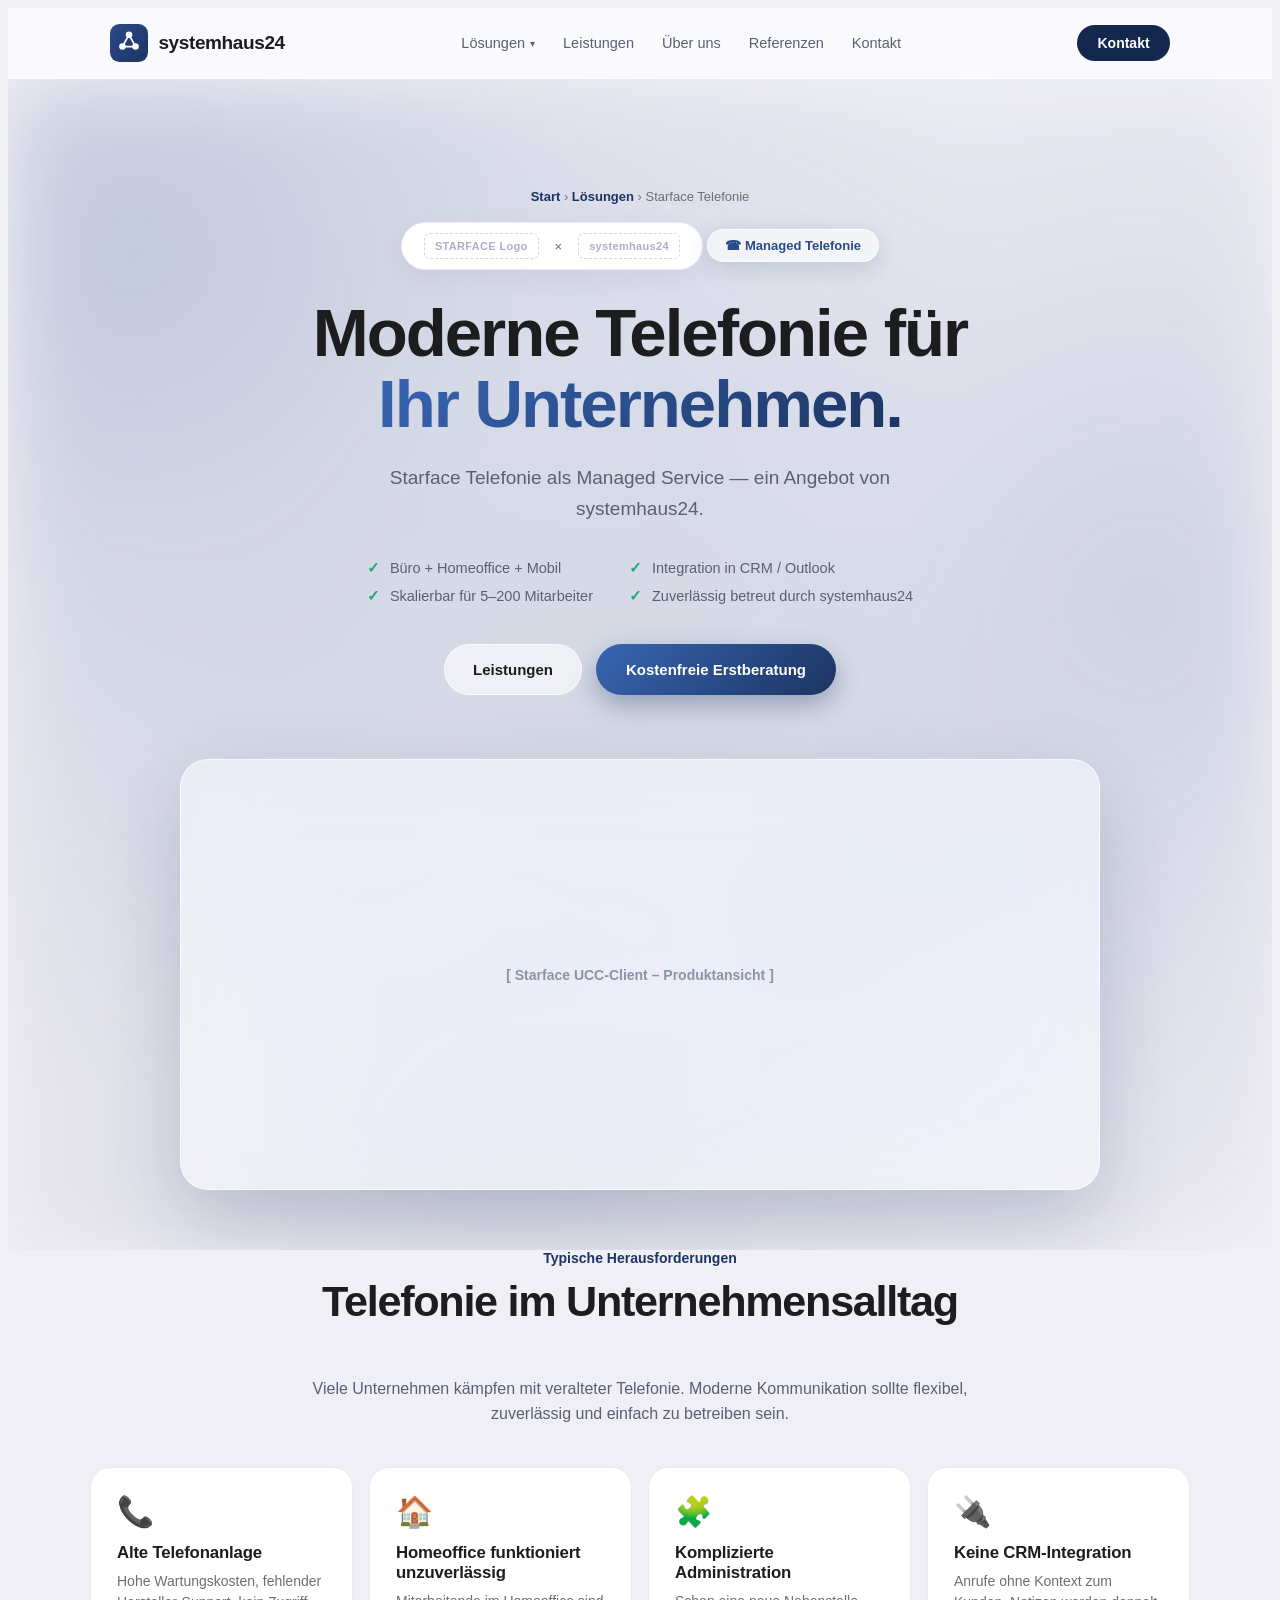
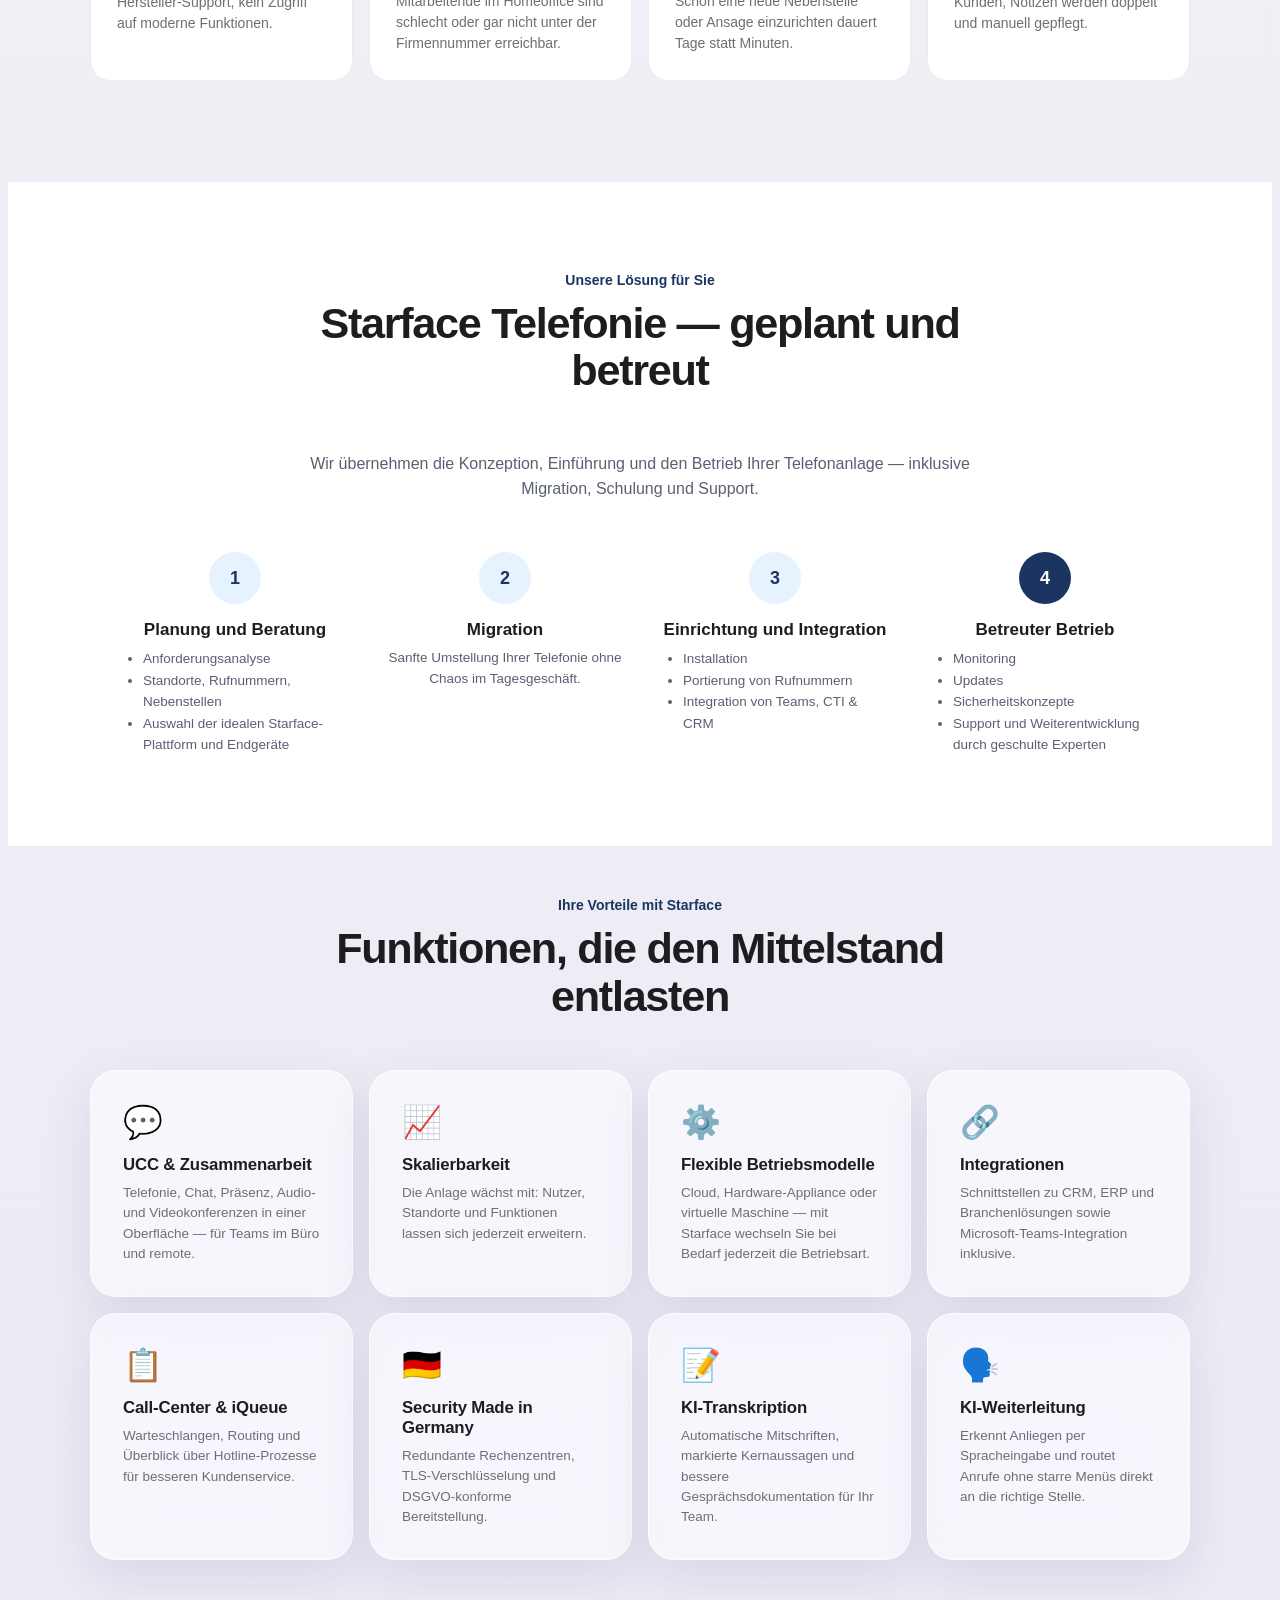
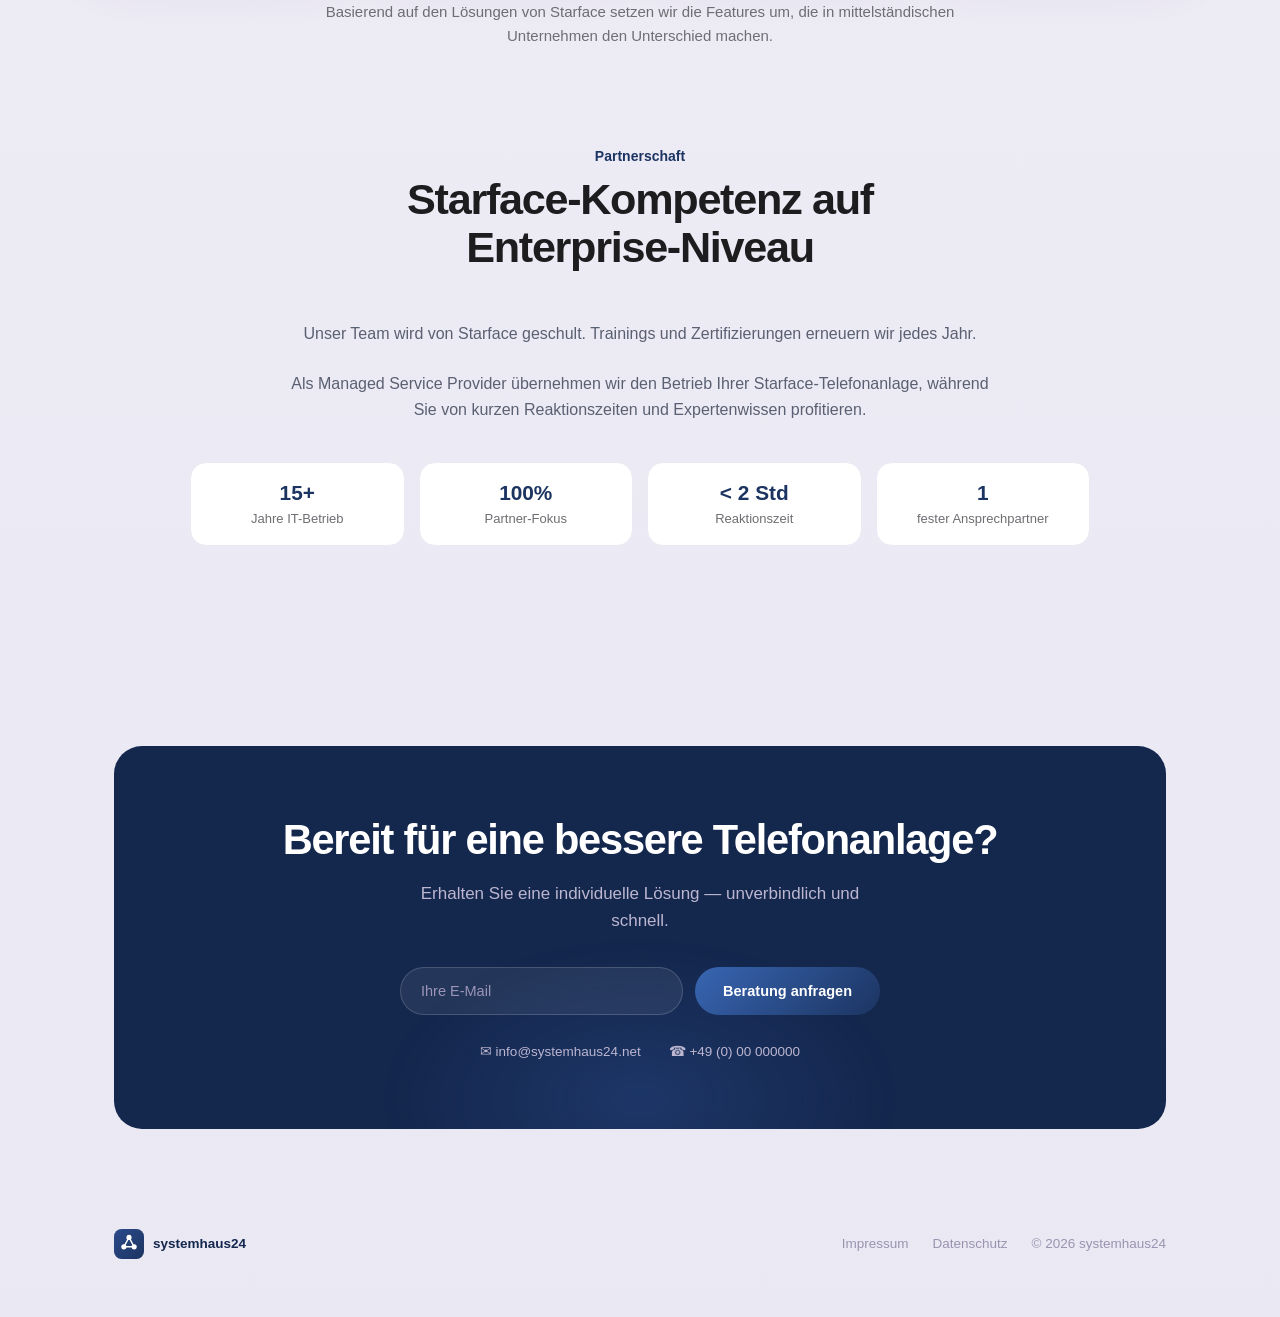
<file: loesungen/starface-telefonie.html>
<!DOCTYPE html>
<html lang="de">
<head>
<meta charset="UTF-8">
<meta name="viewport" content="width=device-width, initial-scale=1.0">
<title>Starface Telefonie – Business-Telefonanlage | systemhaus24</title>
<meta name="description" content="Starface Telefonie als Managed Service – ein Angebot von systemhaus24. Geplant, eingerichtet und laufend betreut. Cloud oder On-Premise, skalierbar, mit CRM-Integration.">
<link rel="icon" href="../assets/favicon.svg" type="image/svg+xml">
<link rel="stylesheet" href="../css/site-v2.css">
</head>
<body class="sh-page">

<nav class="sh-nav">
  <a href="../index.html" class="brand"><img src="../assets/logo-mark.svg" alt="" class="logo-mark"> systemhaus24</a>
  <div class="links">
    <div class="sh-nav-dropdown">
      <span>Lösungen</span>
      <div class="menu">
        <div class="menu-inner">
          <a href="starface-telefonie.html">Starface Telefonie<span class="sub">Moderne Business-Telefonanlage</span></a>
          <div class="soon">Weitere Lösungen folgen in Kürze</div>
        </div>
      </div>
    </div>
    <a href="../leistungen.html">Leistungen</a>
    <a href="../ueber-uns.html">Über uns</a>
    <a href="../referenzen.html">Referenzen</a>
    <a href="../kontakt.html">Kontakt</a>
  </div>
  <a href="../kontakt.html" class="cta">Kontakt</a>
  <button class="sh-nav-toggle" aria-label="Menü öffnen">☰</button>
</nav>

<section class="sh-hero">
  <div class="sh-breadcrumb"><a href="../index.html">Start</a> › <a href="../index.html#leistungen">Lösungen</a> › Starface Telefonie</div>

  <div class="sh-partner-lockup">
    <span class="logo-slot">STARFACE Logo</span>
    <span class="x">×</span>
    <span class="logo-slot">systemhaus24</span>
  </div>

  <span class="pill">☎ Managed Telefonie</span>
  <h1>Moderne Telefonie für<br><span class="accent">Ihr Unternehmen.</span></h1>
  <p class="lead">Starface Telefonie als Managed Service — ein Angebot von systemhaus24.</p>

  <div class="sh-hero-bullets">
    <div class="item"><span class="check">✓</span> Büro + Homeoffice + Mobil</div>
    <div class="item"><span class="check">✓</span> Integration in CRM / Outlook</div>
    <div class="item"><span class="check">✓</span> Skalierbar für 5–200 Mitarbeiter</div>
    <div class="item"><span class="check">✓</span> Zuverlässig betreut durch systemhaus24</div>
  </div>

  <div class="actions">
    <a href="#funktionen" class="sh-btn-secondary">Leistungen</a>
    <a href="../kontakt.html" class="sh-btn-primary">Kostenfreie Erstberatung</a>
  </div>

  <div class="sh-screenshot">[ Starface UCC-Client – Produktansicht ]</div>
</section>

<section class="sh-section sh-section--flush-top">
  <div class="sh-section-head">
    <div class="label">Typische Herausforderungen</div>
    <h2>Telefonie im Unternehmensalltag</h2>
  </div>
  <p class="sh-intro-text">Viele Unternehmen kämpfen mit veralteter Telefonie. Moderne Kommunikation sollte flexibel, zuverlässig und einfach zu betreiben sein.</p>
  <div class="sh-problem-grid">
    <div class="sh-problem-card">
      <div class="ico">📞</div>
      <h3>Alte Telefonanlage</h3>
      <p>Hohe Wartungskosten, fehlender Hersteller-Support, kein Zugriff auf moderne Funktionen.</p>
    </div>
    <div class="sh-problem-card">
      <div class="ico">🏠</div>
      <h3>Homeoffice funktioniert unzuverlässig</h3>
      <p>Mitarbeitende im Homeoffice sind schlecht oder gar nicht unter der Firmennummer erreichbar.</p>
    </div>
    <div class="sh-problem-card">
      <div class="ico">🧩</div>
      <h3>Komplizierte Administration</h3>
      <p>Schon eine neue Nebenstelle oder Ansage einzurichten dauert Tage statt Minuten.</p>
    </div>
    <div class="sh-problem-card">
      <div class="ico">🔌</div>
      <h3>Keine CRM-Integration</h3>
      <p>Anrufe ohne Kontext zum Kunden, Notizen werden doppelt und manuell gepflegt.</p>
    </div>
  </div>
</section>

<div class="sh-process-wrap">
  <div class="sh-process">
    <div class="sh-section-head sh-section-head--tight">
      <div class="label">Unsere Lösung für Sie</div>
      <h2>Starface Telefonie — geplant und betreut</h2>
    </div>
    <p class="sh-intro-text sh-intro-text--spaced">Wir übernehmen die Konzeption, Einführung und den Betrieb Ihrer Telefonanlage — inklusive Migration, Schulung und Support.</p>
    <div class="sh-steps">
      <div class="step">
        <div class="num">1</div>
        <h3>Planung und Beratung</h3>
        <ul>
          <li>Anforderungsanalyse</li>
          <li>Standorte, Rufnummern, Nebenstellen</li>
          <li>Auswahl der idealen Starface-Plattform und Endgeräte</li>
        </ul>
      </div>
      <div class="step">
        <div class="num">2</div>
        <h3>Migration</h3>
        <p>Sanfte Umstellung Ihrer Telefonie ohne Chaos im Tagesgeschäft.</p>
      </div>
      <div class="step">
        <div class="num">3</div>
        <h3>Einrichtung und Integration</h3>
        <ul>
          <li>Installation</li>
          <li>Portierung von Rufnummern</li>
          <li>Integration von Teams, CTI &amp; CRM</li>
        </ul>
      </div>
      <div class="step">
        <div class="num">4</div>
        <h3>Betreuter Betrieb</h3>
        <ul>
          <li>Monitoring</li>
          <li>Updates</li>
          <li>Sicherheitskonzepte</li>
          <li>Support und Weiterentwicklung durch geschulte Experten</li>
        </ul>
      </div>
    </div>
  </div>
</div>

<section class="sh-section" id="funktionen">
  <div class="sh-section-head">
    <div class="label">Ihre Vorteile mit Starface</div>
    <h2>Funktionen, die den Mittelstand entlasten</h2>
  </div>
  <div class="sh-feature-grid-4">
    <div class="sh-glass">
      <div class="ico">💬</div>
      <h3>UCC &amp; Zusammenarbeit</h3>
      <p>Telefonie, Chat, Präsenz, Audio- und Videokonferenzen in einer Oberfläche — für Teams im Büro und remote.</p>
    </div>
    <div class="sh-glass">
      <div class="ico">📈</div>
      <h3>Skalierbarkeit</h3>
      <p>Die Anlage wächst mit: Nutzer, Standorte und Funktionen lassen sich jederzeit erweitern.</p>
    </div>
    <div class="sh-glass">
      <div class="ico">⚙️</div>
      <h3>Flexible Betriebsmodelle</h3>
      <p>Cloud, Hardware-Appliance oder virtuelle Maschine — mit Starface wechseln Sie bei Bedarf jederzeit die Betriebsart.</p>
    </div>
    <div class="sh-glass">
      <div class="ico">🔗</div>
      <h3>Integrationen</h3>
      <p>Schnittstellen zu CRM, ERP und Branchenlösungen sowie Microsoft-Teams-Integration inklusive.</p>
    </div>
    <div class="sh-glass">
      <div class="ico">📋</div>
      <h3>Call-Center &amp; iQueue</h3>
      <p>Warteschlangen, Routing und Überblick über Hotline-Prozesse für besseren Kundenservice.</p>
    </div>
    <div class="sh-glass">
      <div class="ico">🇩🇪</div>
      <h3>Security Made in Germany</h3>
      <p>Redundante Rechenzentren, TLS-Verschlüsselung und DSGVO-konforme Bereitstellung.</p>
    </div>
    <div class="sh-glass">
      <div class="ico">📝</div>
      <h3>KI-Transkription</h3>
      <p>Automatische Mitschriften, markierte Kernaussagen und bessere Gesprächsdokumentation für Ihr Team.</p>
    </div>
    <div class="sh-glass">
      <div class="ico">🗣️</div>
      <h3>KI-Weiterleitung</h3>
      <p>Erkennt Anliegen per Spracheingabe und routet Anrufe ohne starre Menüs direkt an die richtige Stelle.</p>
    </div>
  </div>
  <p class="sh-closing-text">Basierend auf den Lösungen von Starface setzen wir die Features um, die in mittelständischen Unternehmen den Unterschied machen.</p>
</section>

<section class="sh-section sh-section--flush-top">
  <div class="sh-section-head">
    <div class="label">Partnerschaft</div>
    <h2>Starface-Kompetenz auf Enterprise-Niveau</h2>
  </div>
  <p class="sh-intro-text">Unser Team wird von Starface geschult. Trainings und Zertifizierungen erneuern wir jedes Jahr.</p>
  <p class="sh-intro-text sh-intro-text--tight">Als Managed Service Provider übernehmen wir den Betrieb Ihrer Starface-Telefonanlage, während Sie von kurzen Reaktionszeiten und Expertenwissen profitieren.</p>
  <div class="sh-badge-row">
    <div class="badge"><strong>15+</strong><span>Jahre IT-Betrieb</span></div>
    <div class="badge"><strong>100%</strong><span>Partner-Fokus</span></div>
    <div class="badge"><strong>&lt; 2 Std</strong><span>Reaktionszeit</span></div>
    <div class="badge"><strong>1</strong><span>fester Ansprechpartner</span></div>
  </div>
</section>

<div class="sh-contact-wrap">
  <div class="sh-contact">
    <h2>Bereit für eine bessere Telefonanlage?</h2>
    <p>Erhalten Sie eine individuelle Lösung — unverbindlich und schnell.</p>
    <form class="sh-contact-form" action="https://formspree.io/f/DEINE_FORM_ID" method="POST">
      <div class="honeypot"><input type="text" name="company" tabindex="-1" autocomplete="off"></div>
      <input type="email" name="email" placeholder="Ihre E-Mail" required>
      <button type="submit">Beratung anfragen</button>
    </form>
    <div class="meta"><span>✉ info@systemhaus24.net</span><span>☎ +49 (0) 00 000000</span></div>
  </div>
</div>

<footer class="sh-footer">
  <a href="../index.html" class="brand"><img src="../assets/logo-mark.svg" alt="" class="logo-mark"> systemhaus24</a>
  <div class="links"><a href="../impressum.html">Impressum</a><a href="../datenschutz.html">Datenschutz</a><span>© 2026 systemhaus24</span></div>
</footer>

<script src="../js/main.js"></script>
</body>
</html>
</file>
<file: css/site-v2.css>
/* systemhaus24.net — Design System v2 (Clean/Hell, Glassmorphism) */

:root {
  --sh-blue: #1c3461;
  --sh-blue-light: #2a4a8a;
  --sh-navy: #14274d;
  --sh-text: #1d1d1f;
  --sh-text-muted: #5a6072;
  --sh-text-soft: #6e6e73;
  --sh-border: #ece9f3;
  --sh-blue-bright: #3866b3;
  --sh-grad: linear-gradient(135deg, #3866b3 0%, #1c3461 100%);
  --sh-font: -apple-system, BlinkMacSystemFont, "Segoe UI", Roboto, "Helvetica Neue", Arial, sans-serif;
}
.sh-page * { margin: 0; padding: 0; box-sizing: border-box; }
.sh-page { font-family: var(--sh-font); color: var(--sh-text); background: linear-gradient(180deg, #f3f2f7, #eae8f3); }
.sh-page img { max-width: 100%; display: block; }
.sh-page a { color: inherit; }
.sh-wrap { max-width: 1100px; margin: 0 auto; padding: 0 24px; }

/* Nav */
.sh-nav {
  position: sticky; top: 0; z-index: 50;
  display: flex; align-items: center; justify-content: space-between;
  padding: 16px 8vw;
  background: rgba(255,255,255,.6);
  backdrop-filter: blur(20px) saturate(180%);
  -webkit-backdrop-filter: blur(20px) saturate(180%);
  border-bottom: 1px solid rgba(255,255,255,.6);
}
.sh-nav .brand { display: flex; align-items: center; gap: 10px; font-weight: 800; font-size: 19px; letter-spacing: -0.02em; text-decoration: none; flex-shrink: 0; }
.sh-nav .brand .dot { width: 11px; height: 11px; border-radius: 50%; background: var(--sh-blue); }
.sh-nav .brand .logo-mark { height: 38px; width: auto; max-width: 190px; border-radius: 0; flex-shrink: 0; }
.sh-nav .links { display: flex; align-items: center; gap: 28px; font-size: 14.5px; color: var(--sh-text-muted); font-weight: 500; }
.sh-nav .links > a { text-decoration: none; }
.sh-nav .cta { padding: 10px 20px; background: var(--sh-navy); color: #fff; border-radius: 999px; font-weight: 600; font-size: 14px; text-decoration: none; flex-shrink: 0; }
.sh-nav-toggle { display: none; background: none; border: none; font-size: 1.5rem; cursor: pointer; color: var(--sh-navy); }

.sh-nav-dropdown { position: relative; }
.sh-nav-dropdown > span { cursor: pointer; display: inline-flex; align-items: center; gap: 5px; }
.sh-nav-dropdown > span::after { content: "▾"; font-size: 10px; }
.sh-nav-dropdown .menu {
  position: absolute; top: 100%; left: 50%; transform: translateX(-50%);
  padding-top: 14px; /* bridges the gap so hover doesn't break crossing it */
  min-width: 220px;
  opacity: 0; visibility: hidden; pointer-events: none;
  transition: opacity 0.18s ease, transform 0.18s ease;
}
.sh-nav-dropdown .menu .menu-inner {
  background: rgba(255,255,255,.9);
  backdrop-filter: blur(20px) saturate(180%);
  border: 1px solid rgba(255,255,255,.8);
  box-shadow: 0 18px 50px rgba(80,60,140,.18);
  border-radius: 16px;
  padding: 8px;
}
.sh-nav-dropdown:hover .menu,
.sh-nav-dropdown.open .menu {
  opacity: 1; visibility: visible; pointer-events: auto;
  transform: translateX(-50%) translateY(0);
}
.sh-nav-dropdown .menu a {
  display: flex; flex-direction: column; gap: 2px;
  padding: 10px 14px; border-radius: 10px;
  text-decoration: none; color: var(--sh-text);
  font-size: 14px; font-weight: 600;
}
.sh-nav-dropdown .menu a span.sub { font-size: 12px; color: var(--sh-text-soft); font-weight: 400; }
.sh-nav-dropdown .menu a:hover { background: rgba(28,52,97,.08); }
.sh-nav-dropdown .menu .soon { padding: 10px 14px; font-size: 12.5px; color: #b3acc7; font-style: italic; }

@media (max-width: 760px) {
  .sh-nav { padding: 14px 5vw; }
  .sh-nav .links {
    position: fixed; top: 64px; left: 0; right: 0;
    background: #fff; border-bottom: 1px solid var(--sh-border);
    flex-direction: column; align-items: flex-start; gap: 4px;
    padding: 16px 6vw 20px;
    display: none;
  }
  .sh-nav .links.open { display: flex; }
  .sh-nav .links > a, .sh-nav-dropdown { width: 100%; padding: 10px 0; }
  .sh-nav-dropdown .menu,
  .sh-nav-dropdown.open .menu {
    position: static; transform: none; left: auto; top: auto;
    opacity: 1; visibility: visible; pointer-events: auto;
    padding: 6px 0 0; display: none; min-width: 0;
  }
  .sh-nav-dropdown.open .menu { display: block; }
  .sh-nav-dropdown .menu .menu-inner {
    box-shadow: none; border: none; background: transparent;
    padding: 0 0 0 14px;
  }
  .sh-nav .cta { display: none; }
  .sh-nav-toggle { display: block; }
}

/* Hero */
.sh-hero {
  position: relative;
  padding: 110px 24px 60px;
  text-align: center;
  overflow: hidden;
}
.sh-hero::before {
  content: "";
  position: absolute; inset: 0; z-index: -1;
  background:
    radial-gradient(circle at 10% 15%, rgba(42,74,138,.24), transparent 55%),
    radial-gradient(circle at 90% 45%, rgba(42,74,138,.18), transparent 55%),
    radial-gradient(circle at 40% 95%, rgba(28,52,97,.14), transparent 55%);
  filter: blur(40px);
}
.sh-hero .pill {
  display: inline-flex; align-items: center; gap: 8px;
  padding: 8px 17px;
  background: rgba(255,255,255,.65);
  backdrop-filter: blur(14px);
  border: 1px solid rgba(255,255,255,.8);
  box-shadow: 0 6px 22px rgba(28,52,97,.15);
  border-radius: 999px;
  font-size: 13px; color: #2a4a8a; font-weight: 700;
  margin-bottom: 30px;
}
.sh-hero h1 {
  font-weight: 800;
  font-size: clamp(2.4rem, 6vw, 4.2rem);
  line-height: 1.05;
  letter-spacing: -0.03em;
  margin-bottom: 24px;
}
.sh-hero h1 .accent {
  background: var(--sh-grad);
  -webkit-background-clip: text;
  background-clip: text;
  color: transparent;
}
.sh-hero p.lead {
  font-size: 19px; line-height: 1.6; color: var(--sh-text-muted);
  max-width: 580px; margin: 0 auto 36px;
}
.sh-hero .actions { display: flex; gap: 14px; justify-content: center; flex-wrap: wrap; margin-bottom: 64px; }
.sh-page .sh-btn-primary {
  display: inline-flex; align-items: center; gap: 8px;
  padding: 16px 30px;
  background: var(--sh-grad);
  color: #fff; border-radius: 999px;
  font-weight: 700; font-size: 15px;
  text-decoration: none; border: none; cursor: pointer;
  box-shadow: 0 10px 26px rgba(28,52,97,.35);
}
.sh-page .sh-btn-primary svg { stroke: #fff; }
.sh-btn-secondary {
  display: inline-flex; align-items: center; gap: 8px;
  padding: 16px 28px;
  background: rgba(255,255,255,.6);
  backdrop-filter: blur(14px);
  border: 1px solid rgba(255,255,255,.8);
  color: var(--sh-text);
  border-radius: 999px;
  font-weight: 700; font-size: 15px;
  text-decoration: none; cursor: pointer;
}
.sh-screenshot {
  max-width: 920px; margin: 0 auto;
  aspect-ratio: 16/7.5;
  border-radius: 28px;
  background: rgba(255,255,255,.5);
  backdrop-filter: blur(30px) saturate(170%);
  border: 1px solid rgba(255,255,255,.7);
  box-shadow: 0 30px 80px rgba(28,52,97,.2);
  display: flex; align-items: center; justify-content: center;
  color: #8a93a8; font-size: 14px; font-weight: 600;
  overflow: hidden;
}
.sh-screenshot img { width: 100%; height: 100%; object-fit: cover; }

/* Logos */
.sh-logos { padding: 50px 24px 90px; text-align: center; }
.sh-logos .label { font-size: 13px; color: #9a93b0; font-weight: 600; letter-spacing: .05em; text-transform: uppercase; margin-bottom: 28px; }
.sh-logos .row { display: flex; justify-content: center; gap: 16px; flex-wrap: wrap; }
.sh-logos .row span { padding: 10px 24px; background: #fff; border: 1px solid var(--sh-border); border-radius: 12px; font-size: 13px; color: #9a93b0; font-weight: 600; }

/* Auto-rotating client logo marquee */
.sh-marquee {
  position: relative;
  max-width: 1100px;
  margin: 0 auto;
  overflow: hidden;
  -webkit-mask-image: linear-gradient(90deg, transparent, #000 6%, #000 94%, transparent);
  mask-image: linear-gradient(90deg, transparent, #000 6%, #000 94%, transparent);
}
.sh-marquee-track {
  display: flex;
  align-items: center;
  gap: 64px;
  width: max-content;
  animation: sh-marquee-scroll 28s linear infinite;
}
.sh-marquee:hover .sh-marquee-track { animation-play-state: paused; }
.sh-marquee-track img {
  height: 38px;
  width: auto;
  max-width: 160px;
  object-fit: contain;
  opacity: 0.75;
  filter: grayscale(35%);
  transition: opacity 0.2s ease, filter 0.2s ease;
}
.sh-marquee-track img:hover { opacity: 1; filter: grayscale(0%); }
@keyframes sh-marquee-scroll {
  from { transform: translateX(0); }
  to { transform: translateX(-50%); }
}
@media (prefers-reduced-motion: reduce) {
  .sh-marquee-track { animation: none; }
}

/* Sections */
.sh-section { padding: 50px 24px 100px; }
.sh-section-head { text-align: center; max-width: 680px; margin: 0 auto 50px; }
.sh-section-head .label { font-size: 14px; color: var(--sh-blue); font-weight: 700; margin-bottom: 12px; }
.sh-section-head h2 { font-weight: 800; font-size: clamp(1.9rem, 4vw, 2.7rem); letter-spacing: -0.03em; line-height: 1.1; margin-bottom: 14px; }
.sh-section-head p { color: var(--sh-text-soft); font-size: 17px; line-height: 1.5; }

/* Bento features */
.sh-bento { display: grid; grid-template-columns: repeat(6, 1fr); gap: 16px; max-width: 1100px; margin: 0 auto; }
.sh-glass {
  position: relative;
  background: rgba(255,255,255,.55);
  backdrop-filter: blur(24px) saturate(180%);
  border: 1px solid rgba(255,255,255,.75);
  box-shadow: 0 18px 50px rgba(80,60,140,.12);
  border-radius: 26px;
  padding: 32px;
  overflow: hidden;
  transition: transform 0.3s cubic-bezier(.2,.8,.2,1), box-shadow 0.3s ease, border-color 0.3s ease;
}
.sh-glass::before {
  content: "";
  position: absolute; inset: 0;
  border-radius: inherit;
  background: linear-gradient(135deg, rgba(42,74,138,.16), rgba(28,52,97,.10));
  opacity: 0;
  transition: opacity 0.35s ease;
  pointer-events: none;
}
.sh-glass:hover {
  transform: translateY(-6px);
  box-shadow: 0 26px 64px rgba(28,52,97,.22);
  border-color: rgba(42,74,138,.6);
}
.sh-glass:hover::before { opacity: 1; }
.sh-glass > * { position: relative; z-index: 1; }

.sh-bento .feat-wide { grid-column: span 4; display: grid; grid-template-columns: 1.1fr 0.9fr; gap: 26px; align-items: center; }
.sh-bento .feat-eyebrow { font-size: 13px; font-weight: 700; color: var(--sh-blue); margin-bottom: 10px; }
.sh-bento .feat-wide h3 { font-weight: 800; font-size: 1.6rem; letter-spacing: -0.02em; margin-bottom: 10px; }
.sh-bento .feat-wide p { color: var(--sh-text-soft); font-size: 15.5px; line-height: 1.55; margin-bottom: 16px; }
.sh-bento .feat-wide .more { display: inline-flex; align-items: center; gap: 6px; color: var(--sh-blue); font-weight: 700; font-size: 14px; text-decoration: none; }
.sh-bento .feat-wide .more svg { width: 14px; height: 14px; transition: transform 0.25s ease; }
.sh-bento .feat-wide:hover .more svg { transform: translateX(4px); }
.sh-bento .feat-icon-big {
  aspect-ratio: 1; border-radius: 20px;
  background: var(--sh-grad);
  display: flex; align-items: center; justify-content: center;
  overflow: hidden;
  transition: transform 0.4s cubic-bezier(.2,.8,.2,1);
}
.sh-bento .feat-icon-big svg { width: 56px; height: 56px; stroke: #fff; fill: none; stroke-width: 1.6; stroke-linecap: round; stroke-linejoin: round; }
.sh-bento .feat-icon-big img { width: 100%; height: 100%; object-fit: cover; }
.sh-glass:hover .feat-icon-big { transform: scale(1.06) rotate(-2deg); }
.sh-glass:hover .feat-icon-big img { transform: scale(1.08); }
.sh-bento .feat-icon-big img { transition: transform 0.5s cubic-bezier(.2,.8,.2,1); }

.sh-bento .feat-small { grid-column: span 2; text-align: center; }
.sh-bento .feat-small .ico {
  width: 56px; height: 56px; margin: 0 auto 16px;
  border-radius: 16px;
  background: linear-gradient(150deg, rgba(42,74,138,.2), rgba(28,52,97,.14));
  display: flex; align-items: center; justify-content: center;
  transition: transform 0.35s cubic-bezier(.2,.8,.2,1);
}
.sh-bento .feat-small .ico svg { width: 26px; height: 26px; stroke: var(--sh-blue); fill: none; stroke-width: 1.8; stroke-linecap: round; stroke-linejoin: round; }
.sh-glass:hover .feat-small .ico { transform: scale(1.12) rotate(-4deg); }
.sh-bento .feat-small h3 { font-weight: 800; font-size: 1.2rem; letter-spacing: -0.02em; margin-bottom: 8px; }
.sh-bento .feat-small p { color: var(--sh-text-soft); font-size: 14px; line-height: 1.5; margin-bottom: 12px; }
.sh-bento .feat-small .more { display: inline-flex; align-items: center; gap: 5px; color: var(--sh-blue); font-weight: 700; font-size: 13.5px; text-decoration: none; }
.sh-bento .feat-small .more svg { width: 13px; height: 13px; transition: transform 0.25s ease; }
.sh-glass:hover .feat-small .more svg { transform: translateX(3px); }

.sh-bento .feat-dark {
  grid-column: span 6;
  background: linear-gradient(120deg, var(--sh-navy) 35%, #2a4a8a 100%);
  border: 1px solid rgba(255,255,255,.12);
  color: #fff;
  display: flex; align-items: center; justify-content: space-between; gap: 24px; flex-wrap: wrap;
}
.sh-bento .feat-dark::before {
  background: radial-gradient(circle at 88% 20%, rgba(42,74,138,.4), transparent 55%);
  opacity: 1;
}
.sh-glass.feat-dark:hover::before { opacity: 1; }
.sh-bento .feat-dark .left { display: flex; align-items: center; gap: 22px; }
.sh-bento .feat-dark .ico-box {
  width: 64px; height: 64px; border-radius: 18px;
  background: linear-gradient(150deg, rgba(42,74,138,.4), rgba(28,52,97,.3));
  display: flex; align-items: center; justify-content: center;
  flex-shrink: 0;
  transition: transform 0.35s cubic-bezier(.2,.8,.2,1);
}
.sh-bento .feat-dark .ico-box svg { width: 30px; height: 30px; stroke: #fff; fill: none; stroke-width: 1.7; stroke-linecap: round; stroke-linejoin: round; }
.sh-glass:hover .feat-dark .ico-box { transform: scale(1.08) rotate(4deg); }
.sh-bento .feat-dark h3 { font-weight: 800; font-size: 1.3rem; margin-bottom: 6px; }
.sh-bento .feat-dark p { color: #bcb6d0; font-size: 14.5px; max-width: 460px; }
.sh-bento .feat-dark .btn-white {
  padding: 13px 24px; background: #fff; color: var(--sh-text); border-radius: 999px;
  font-weight: 700; font-size: 14px; white-space: nowrap; text-decoration: none;
  transition: transform 0.25s ease, box-shadow 0.25s ease;
}
.sh-bento .feat-dark .btn-white:hover { transform: translateY(-2px); box-shadow: 0 12px 28px rgba(0,0,0,.25); }

@media (prefers-reduced-motion: reduce) {
  .sh-glass, .sh-bento .feat-icon-big, .sh-bento .feat-small .ico, .sh-bento .feat-dark .ico-box, .sh-bento .more svg, .sh-bento .btn-white {
    transition: none;
  }
}

@media (max-width: 800px) {
  .sh-bento .feat-wide { grid-column: span 6; grid-template-columns: 1fr; }
  .sh-bento .feat-small { grid-column: span 3; }
  .sh-bento .feat-icon-big { aspect-ratio: auto; height: 120px; order: -1; margin-bottom: 6px; }
  .sh-bento .feat-icon-big svg { width: 40px; height: 40px; }
}
@media (max-width: 560px) {
  .sh-bento .feat-small { grid-column: span 6; }
}

/* About */
.sh-about-wrap { max-width: 1100px; margin: 0 auto; padding: 0 24px; }
.sh-about-card {
  position: relative;
  background: rgba(255,255,255,.55);
  backdrop-filter: blur(24px) saturate(180%);
  border: 1px solid rgba(255,255,255,.75);
  box-shadow: 0 18px 50px rgba(80,60,140,.12);
  border-radius: 32px;
  padding: 44px;
  overflow: hidden;
}
.sh-about-card::before {
  content: "";
  position: absolute; inset: 0; z-index: 0;
  background: radial-gradient(circle at 12% 88%, rgba(42,74,138,.18), transparent 55%);
  pointer-events: none;
}
.sh-about { position: relative; z-index: 1; display: grid; grid-template-columns: 0.78fr 1.22fr; gap: 50px; align-items: center; }
.sh-about .label { font-size: 13px; color: var(--sh-blue); font-weight: 700; letter-spacing: .04em; text-transform: uppercase; margin-bottom: 14px; }
.sh-about h2 { font-weight: 800; font-size: clamp(1.7rem, 3.4vw, 2.3rem); letter-spacing: -0.03em; line-height: 1.1; margin-bottom: 20px; }
.sh-about p { color: var(--sh-text-muted); font-size: 16px; line-height: 1.7; margin-bottom: 16px; }
.sh-about .stats { display: flex; gap: 14px; margin-top: 26px; flex-wrap: wrap; }
.sh-about .stats > div {
  background: linear-gradient(150deg, rgba(42,74,138,.16), rgba(28,52,97,.1));
  border: 1px solid rgba(28,52,97,.14);
  border-radius: 14px;
  padding: 12px 18px;
}
.sh-about .stats strong { display: block; font-weight: 800; font-size: 1.6rem; letter-spacing: -0.02em; color: var(--sh-text); }
.sh-about .stats span { font-size: 12.5px; color: var(--sh-text-soft); font-weight: 500; }
.sh-about .photo {
  border-radius: 22px;
  overflow: hidden;
  border: 1px solid rgba(255,255,255,.8);
  box-shadow: 0 24px 60px rgba(28,52,97,.22);
  aspect-ratio: 4 / 3.4;
}
.sh-about .photo img { width: 100%; height: 100%; object-fit: cover; display: block; }
.sh-about .photo.placeholder {
  background: repeating-linear-gradient(45deg, #f3f1fa, #f3f1fa 14px, #eeeaf7 14px, #eeeaf7 28px);
  display: flex; align-items: center; justify-content: center;
  color: #9a93b0; font-size: 14px; font-weight: 600;
}

@media (max-width: 800px) {
  .sh-about-card { padding: 28px; }
  .sh-about { grid-template-columns: 1fr; }
  .sh-about .photo { order: -1; width: 100%; max-width: none; height: 220px; min-height: 0; margin: 0; }
}

/* Process v2: split layout, text + numbered card stack */
.sh-process-split {
  display: grid;
  grid-template-columns: 0.95fr 1.05fr;
  gap: 56px;
  align-items: center;
  max-width: 1100px;
  margin: 0 auto;
  padding: 90px 24px;
}
.sh-process-split .pill {
  display: inline-flex; align-items: center;
  background: var(--sh-blue-light, #e6f2fd);
  background: rgba(28,52,97,.1);
  color: var(--sh-blue);
  font-size: 12.5px; font-weight: 700; letter-spacing: .04em; text-transform: uppercase;
  padding: 8px 16px; border-radius: 999px;
  margin-bottom: 22px;
}
.sh-process-split h2 { font-weight: 800; font-size: clamp(1.8rem, 3.4vw, 2.5rem); letter-spacing: -0.03em; line-height: 1.15; margin-bottom: 18px; }
.sh-process-split p { color: var(--sh-text-muted); font-size: 16px; line-height: 1.6; margin-bottom: 28px; max-width: 440px; }
.sh-process-split .sh-btn-primary { display: inline-flex; }

.sh-process-cards {
  background: linear-gradient(160deg, rgba(42,74,138,.12), rgba(28,52,97,.06));
  border-radius: 28px;
  padding: 22px;
  display: flex; flex-direction: column; gap: 14px;
}
.sh-process-cards .pcard {
  background: #fff; border-radius: 18px; padding: 18px 20px;
  display: flex; align-items: flex-start; gap: 16px;
  box-shadow: 0 8px 24px rgba(28,52,97,.08);
  transition: transform 0.3s cubic-bezier(.2,.8,.2,1), box-shadow 0.3s ease;
}
.sh-process-cards .pcard:hover { transform: translateX(6px); box-shadow: 0 14px 36px rgba(28,52,97,.16); }
.sh-process-cards .pcard .num {
  flex-shrink: 0;
  width: 34px; height: 34px; border-radius: 10px;
  background: var(--sh-grad);
  color: #fff; font-weight: 800; font-size: 14px;
  display: flex; align-items: center; justify-content: center;
}
.sh-process-cards .pcard h3 { font-weight: 800; font-size: 1rem; margin-bottom: 4px; }
.sh-process-cards .pcard p { color: var(--sh-text-soft); font-size: 13.5px; line-height: 1.5; margin: 0; }

@media (max-width: 860px) {
  .sh-process-split { grid-template-columns: 1fr; gap: 36px; padding: 60px 24px; }
  .sh-process-split p { max-width: none; }
}
@media (prefers-reduced-motion: reduce) {
  .sh-process-cards .pcard { transition: none; }
}

/* Process */
.sh-process-wrap { background: #fff; border-top: 1px solid var(--sh-border); border-bottom: 1px solid var(--sh-border); }
.sh-process { max-width: 1100px; margin: 0 auto; padding: 90px 24px; }
.sh-steps { display: grid; grid-template-columns: repeat(4, 1fr); gap: 28px; }
.sh-steps .step { text-align: center; }
.sh-steps .num {
  width: 52px; height: 52px; margin: 0 auto 16px; border-radius: 50%;
  background: #e6f2fd; color: var(--sh-blue);
  display: flex; align-items: center; justify-content: center;
  font-weight: 800; font-size: 18px;
}
.sh-steps .step:last-child .num { background: var(--sh-blue); color: #fff; }
.sh-steps h3 { font-weight: 700; font-size: 17px; margin-bottom: 8px; }
.sh-steps p { color: var(--sh-text-muted); font-size: 13.5px; line-height: 1.55; }
@media (max-width: 700px) { .sh-steps { grid-template-columns: 1fr 1fr; } }

/* Contact CTA */
.sh-contact-wrap { max-width: 1100px; margin: 0 auto; padding: 100px 24px; }
.sh-contact {
  background: var(--sh-navy); border-radius: 28px; padding: 70px 9%;
  text-align: center; position: relative; overflow: hidden;
}
.sh-contact::before {
  content: "";
  position: absolute; bottom: -120px; left: 50%; transform: translateX(-50%);
  width: 500px; height: 300px;
  background: radial-gradient(ellipse, rgba(42,74,138,.45), transparent 70%);
  filter: blur(10px);
}
.sh-contact > * { position: relative; }
.sh-contact h2 { font-weight: 800; font-size: clamp(1.8rem, 3.6vw, 2.6rem); letter-spacing: -0.03em; color: #fff; margin-bottom: 16px; }
.sh-contact p { color: #bcb6d0; font-size: 17px; line-height: 1.6; max-width: 480px; margin: 0 auto 32px; }
.sh-contact-form { display: flex; gap: 12px; justify-content: center; flex-wrap: wrap; max-width: 480px; margin: 0 auto; }
.sh-contact-form input, .sh-contact-form textarea {
  flex: 1; min-width: 220px; padding: 15px 20px;
  background: rgba(255,255,255,.07); border: 1px solid rgba(255,255,255,.16);
  border-radius: 999px; color: #fff; font-size: 14.5px; font-family: var(--sh-font);
}
.sh-contact-form input::placeholder, .sh-contact-form textarea::placeholder { color: #9b94b8; }
.sh-contact-form button {
  padding: 15px 28px; background: var(--sh-grad); color: #fff;
  border: none; border-radius: 999px; font-weight: 700; font-size: 14.5px; cursor: pointer;
}
.sh-contact .meta { display: flex; gap: 28px; justify-content: center; margin-top: 28px; font-size: 13.5px; color: #bcb6d0; flex-wrap: wrap; }
.sh-contact .honeypot { position: absolute; left: -9999px; opacity: 0; }

/* Footer */
.sh-footer { max-width: 1100px; margin: 0 auto; padding: 0 24px 50px; display: flex; align-items: center; justify-content: space-between; flex-wrap: wrap; gap: 16px; font-size: 13.5px; color: #9a93b0; }
.sh-footer .brand { display: flex; align-items: center; gap: 9px; font-weight: 800; color: var(--sh-navy); text-decoration: none; }
.sh-footer .brand .dot { width: 10px; height: 10px; border-radius: 50%; background: var(--sh-blue); }
.sh-footer .brand .logo-mark { height: 30px; width: auto; max-width: 160px; border-radius: 0; flex-shrink: 0; }
.sh-footer .links { display: flex; gap: 24px; }
.sh-footer a { text-decoration: none; }

/* Problem grid (challenges section) */
.sh-problem-grid { display: grid; grid-template-columns: repeat(4, 1fr); gap: 16px; max-width: 1100px; margin: 0 auto; }
.sh-problem-card { background: #fff; border: 1px solid var(--sh-border); border-radius: 20px; padding: 26px; }
.sh-problem-card .ico { font-size: 30px; margin-bottom: 14px; }
.sh-problem-card h3 { font-weight: 800; font-size: 1.05rem; margin-bottom: 8px; letter-spacing: -0.01em; }
.sh-problem-card p { color: var(--sh-text-soft); font-size: 14px; line-height: 1.5; }
@media (max-width: 800px) { .sh-problem-grid { grid-template-columns: 1fr 1fr; } }
@media (max-width: 500px) { .sh-problem-grid { grid-template-columns: 1fr; } }

/* Plain 4-col feature grid (equal-weight cards, no bento hierarchy) */
.sh-feature-grid-4 { display: grid; grid-template-columns: repeat(4, 1fr); gap: 16px; max-width: 1100px; margin: 0 auto; }
.sh-feature-grid-4 .sh-glass { text-align: left; }
.sh-feature-grid-4 .sh-glass .ico { font-size: 32px; margin-bottom: 14px; }
.sh-feature-grid-4 .sh-glass h3 { font-weight: 800; font-size: 1.05rem; margin-bottom: 8px; letter-spacing: -0.01em; }
.sh-feature-grid-4 .sh-glass p { color: var(--sh-text-soft); font-size: 13.5px; line-height: 1.5; }
@media (max-width: 900px) { .sh-feature-grid-4 { grid-template-columns: 1fr 1fr; } }
@media (max-width: 500px) { .sh-feature-grid-4 { grid-template-columns: 1fr; } }

/* Hero bullet list (for content-dense product pages) */
.sh-hero-bullets {
  display: grid; grid-template-columns: repeat(2, auto); gap: 12px 36px;
  justify-content: center; text-align: left;
  max-width: 620px; margin: 0 auto 40px;
}
.sh-hero-bullets .item { display: flex; align-items: flex-start; gap: 10px; font-size: 14.5px; color: var(--sh-text-muted); font-weight: 500; }
.sh-hero-bullets .item .check { color: #1ea672; font-weight: 800; flex-shrink: 0; }
@media (max-width: 600px) { .sh-hero-bullets { grid-template-columns: 1fr; } }

/* Partner logo lockup (header strip for co-branded product pages) */
.sh-partner-lockup {
  display: inline-flex; align-items: center; gap: 16px;
  background: #fff; border: 1px solid var(--sh-border); border-radius: 999px;
  padding: 10px 22px; margin-bottom: 28px;
  box-shadow: 0 8px 24px rgba(80,60,140,.08);
}
.sh-partner-lockup .logo-slot {
  display: flex; align-items: center; justify-content: center;
  height: 26px; min-width: 90px;
  font-size: 11px; color: #b3acc7; font-weight: 700; letter-spacing: .03em;
  border: 1px dashed #d8d3e8; border-radius: 6px; padding: 0 10px;
}
.sh-partner-lockup .x { color: var(--sh-text-soft); font-size: 13px; }

/* Bulleted sub-list inside process steps */
.sh-steps .step ul { margin: 8px auto 0; padding-left: 18px; max-width: 220px; text-align: left; }
.sh-steps .step li { color: var(--sh-text-muted); font-size: 13.5px; line-height: 1.6; }

.sh-intro-text { max-width: 720px; margin: 0 auto 40px; text-align: center; color: var(--sh-text-muted); font-size: 16px; line-height: 1.6; }
.sh-intro-text--spaced { margin-bottom: 50px; }
.sh-intro-text--tight { margin-top: -16px; }
.sh-closing-text { max-width: 720px; margin: 40px auto 0; text-align: center; color: var(--sh-text-soft); font-size: 15px; line-height: 1.6; }

/* Competence / partnership badges */
.sh-badge-row { display: flex; gap: 14px; justify-content: center; flex-wrap: wrap; max-width: 900px; margin: 0 auto; }
.sh-badge-row .badge {
  background: #fff; border: 1px solid var(--sh-border); border-radius: 16px;
  padding: 18px 24px; text-align: center; flex: 1; min-width: 180px;
}
.sh-badge-row .badge strong { display: block; font-weight: 800; font-size: 1.3rem; color: var(--sh-blue); margin-bottom: 4px; }
.sh-badge-row .badge span { font-size: 13px; color: var(--sh-text-soft); }

/* Utility classes (avoid inline style="" attributes — CSP has no 'unsafe-inline') */
.sh-link-card { text-decoration: none; color: inherit; display: block; }
.sh-section--flush-top { padding-top: 0; }
.sh-section-head--tight { margin-bottom: 56px; }

/* Generic page header for product/solution pages */
.sh-product-hero { padding: 150px 24px 70px; text-align: center; position: relative; overflow: hidden; }
.sh-breadcrumb { font-size: 13px; color: var(--sh-text-soft); margin-bottom: 18px; }
.sh-breadcrumb a { color: var(--sh-blue); text-decoration: none; font-weight: 600; }
</file>
<file: css/style.css>
/* systemhaus24.net — Stylesheet */

:root {
  --color-bg: #ffffff;
  --color-bg-alt: #f6f7fb;
  --color-text: #1a1d29;
  --color-text-muted: #5b6172;
  --color-border: #e7e9f0;
  --color-petrol: #0f2e35;
  --color-pink: #ec1d6f;
  --color-pink-dark: #c8125a;
  --color-pink-light: #fde6f0;
  --color-violet: #7b2ff7;
  --color-plum: #2a1130;
  --color-plum-light: #3d1a45;
  --gradient-pink: linear-gradient(135deg, #ff5fa2 0%, #ec1d6f 45%, #b620e0 100%);
  --gradient-pink-soft: linear-gradient(135deg, rgba(255, 95, 162, 0.14) 0%, rgba(182, 32, 224, 0.10) 100%);
  --gradient-plum: linear-gradient(155deg, #3d1a45 0%, #2a1130 100%);
  --radius: 16px;
  --shadow: 0 8px 30px rgba(15, 46, 53, 0.08);
  --shadow-pink: 0 12px 32px rgba(236, 29, 111, 0.25);
  --font: -apple-system, BlinkMacSystemFont, "Segoe UI", Roboto, "Helvetica Neue", Arial, sans-serif;
}

* { box-sizing: border-box; }
html { scroll-behavior: smooth; }

body {
  margin: 0;
  font-family: var(--font);
  color: var(--color-text);
  background: var(--color-bg);
  line-height: 1.6;
  -webkit-font-smoothing: antialiased;
}

img { max-width: 100%; display: block; }

a { color: var(--color-pink-dark); text-decoration: none; }
a:hover { text-decoration: underline; }

.container {
  max-width: 1140px;
  margin: 0 auto;
  padding: 0 24px;
}

/* Header */
.site-header {
  position: sticky;
  top: 0;
  z-index: 100;
  background: rgba(255, 255, 255, 0.92);
  backdrop-filter: blur(8px);
  border-bottom: 1px solid var(--color-border);
}

.nav {
  display: flex;
  align-items: center;
  justify-content: space-between;
  padding: 16px 24px;
  max-width: 1140px;
  margin: 0 auto;
}

.logo {
  font-weight: 800;
  font-size: 1.3rem;
  color: var(--color-petrol);
  letter-spacing: -0.02em;
}
.logo span {
  background: var(--gradient-pink);
  -webkit-background-clip: text;
  background-clip: text;
  color: transparent;
}

.nav-links {
  display: flex;
  gap: 28px;
  list-style: none;
  margin: 0;
  padding: 0;
}
.nav-links a {
  color: var(--color-text);
  font-weight: 500;
  font-size: 0.96rem;
}
.nav-links a.active { color: var(--color-pink-dark); }

.nav-cta {
  background: var(--gradient-pink);
  color: #fff;
  padding: 10px 20px;
  border-radius: 999px;
  font-weight: 600;
  font-size: 0.92rem;
  white-space: nowrap;
  box-shadow: var(--shadow-pink);
  transition: transform 0.18s ease, box-shadow 0.18s ease;
}
.nav-cta:hover { transform: translateY(-1px); box-shadow: 0 16px 36px rgba(236, 29, 111, 0.34); text-decoration: none; }

.nav-toggle {
  display: none;
  background: none;
  border: none;
  font-size: 1.6rem;
  cursor: pointer;
  color: var(--color-petrol);
}

/* Hero */
.hero {
  position: relative;
  overflow: hidden;
  padding: 100px 0 90px;
  background: var(--color-bg);
}
.hero::before {
  content: "";
  position: absolute;
  top: -180px;
  right: -160px;
  width: 560px;
  height: 560px;
  border-radius: 50%;
  background: var(--gradient-pink);
  opacity: 0.16;
  filter: blur(10px);
  z-index: 0;
}
.hero::after {
  content: "";
  position: absolute;
  bottom: -220px;
  left: -180px;
  width: 460px;
  height: 460px;
  border-radius: 50%;
  background: var(--gradient-pink);
  opacity: 0.10;
  filter: blur(10px);
  z-index: 0;
}
.hero .container {
  position: relative;
  z-index: 1;
  display: grid;
  grid-template-columns: 1.25fr 0.75fr;
  gap: 56px;
  align-items: center;
  text-align: left;
}
.hero-copy .eyebrow-pill {
  display: inline-flex;
  align-items: center;
  gap: 8px;
  background: var(--color-pink-light);
  color: var(--color-pink-dark);
  font-weight: 700;
  font-size: 0.78rem;
  letter-spacing: 0.04em;
  text-transform: uppercase;
  padding: 8px 16px;
  border-radius: 999px;
  margin-bottom: 20px;
}
.hero h1 {
  font-size: clamp(2.2rem, 4vw, 3.1rem);
  font-weight: 800;
  letter-spacing: -0.02em;
  line-height: 1.15;
  color: var(--color-petrol);
  margin: 0 0 18px;
  text-shadow:
    0 0 18px #fff, 0 0 18px #fff, 0 0 30px #fff,
    0 2px 1px #fff, 0 -2px 1px #fff, 2px 0 1px #fff, -2px 0 1px #fff;
}
.hero h1 .accent {
  position: relative;
  background: var(--gradient-pink);
  -webkit-background-clip: text;
  background-clip: text;
  color: transparent;
  text-shadow: none;
  -webkit-text-stroke: 1.5px #fff;
  paint-order: stroke fill;
}
.hero p.lead {
  position: relative;
  font-size: 1.2rem;
  color: var(--color-text-muted);
  max-width: 520px;
  margin: 0 0 32px;
  text-shadow: 0 0 14px #fff, 0 0 14px #fff, 0 0 24px #fff;
}
.hero-actions { display: flex; gap: 16px; flex-wrap: wrap; }
.btn-primary { display: inline-flex; align-items: center; gap: 8px; }

/* Trust row below hero CTAs */
.hero-trust { display: flex; align-items: center; gap: 14px; margin-top: 32px; }
.trust-avatars { display: flex; }
.trust-avatars span {
  width: 36px; height: 36px;
  border-radius: 50%;
  border: 2px solid #fff;
  margin-left: -10px;
  display: flex; align-items: center; justify-content: center;
  color: #fff;
  font-size: 0.7rem;
  font-weight: 700;
  box-shadow: 0 2px 6px rgba(0,0,0,0.12);
}
.trust-avatars span:first-child { margin-left: 0; }
.trust-text { display: flex; flex-direction: column; gap: 2px; }
.trust-stars { color: var(--color-pink); font-size: 0.8rem; letter-spacing: 1px; line-height: 1; }
.trust-text span { color: var(--color-text-muted); font-size: 0.84rem; }

/* Hero dashboard mockup */
.hero-copy { position: relative; z-index: 2; }
.hero-media {
  position: relative;
  z-index: 1;
  perspective: 1000px;
}
.hero-graphic {
  transform: scale(1.22);
  transform-origin: center right;
  transition: transform 0.25s ease-out;
  will-change: transform;
}

.mock-panel {
  background: #fff;
  border-radius: 22px;
  padding: 24px;
  box-shadow: var(--shadow);
  border: 1px solid var(--color-border);
}
.mock-stats { display: grid; grid-template-columns: 1fr 1fr; gap: 14px; margin-bottom: 18px; }
.mock-stat {
  background: var(--color-bg-alt);
  border-radius: 14px;
  padding: 16px 18px;
  display: flex;
  flex-direction: column;
  gap: 4px;
}
.mock-stat .mock-label { font-size: 0.72rem; text-transform: uppercase; letter-spacing: 0.04em; color: var(--color-text-muted); }
.mock-stat strong { font-size: 1.5rem; color: var(--color-petrol); }
.mock-stat .mock-trend { font-size: 0.78rem; color: #1e9e6a; font-weight: 600; }

.mock-chart {
  display: flex;
  align-items: flex-end;
  gap: 10px;
  height: 110px;
  background: var(--color-bg-alt);
  border-radius: 14px;
  padding: 16px;
}
.mock-chart span {
  flex: 1;
  border-radius: 6px 6px 0 0;
  background: var(--gradient-pink);
  opacity: 0.85;
}

.mock-badge {
  position: absolute;
  display: flex;
  align-items: center;
  gap: 10px;
  background: #fff;
  border-radius: 999px;
  padding: 10px 18px 10px 8px;
  box-shadow: var(--shadow);
  font-size: 0.86rem;
  font-weight: 600;
  color: var(--color-petrol);
  z-index: 2;
}
.mock-badge-top { top: -18px; left: -16px; }
.mock-badge-bottom { bottom: -18px; right: -16px; padding-left: 8px; }
.mock-badge-icon {
  width: 28px; height: 28px;
  border-radius: 50%;
  display: flex; align-items: center; justify-content: center;
  flex-shrink: 0;
}
.mock-badge-icon-ok { background: #1e9e6a; }
.mock-badge-icon-pink { background: var(--gradient-pink); }

@media (max-width: 900px) {
  .hero .container { grid-template-columns: 1fr; text-align: center; }
  .hero-copy { order: 1; }
  .hero-media { order: 2; margin-top: 36px; }
  .hero p.lead { margin: 0 auto 32px; }
  .hero-actions { justify-content: center; }
  .hero-trust { justify-content: center; }
  .mock-badge-top { left: 50%; transform: translateX(-50%); top: -18px; }
  .mock-badge-bottom { right: 50%; transform: translateX(50%); bottom: -18px; }
  .hero-graphic { transform: scale(1.05); transform-origin: center; }
}

@media (max-width: 480px) {
  .mock-stats { grid-template-columns: 1fr; }
}

.btn {
  display: inline-block;
  padding: 14px 28px;
  border-radius: 999px;
  font-weight: 600;
  font-size: 1rem;
  border: 2px solid transparent;
  cursor: pointer;
}
.btn-primary {
  background: var(--gradient-pink);
  color: #fff;
  box-shadow: var(--shadow-pink);
  transition: transform 0.18s ease, box-shadow 0.18s ease;
}
.btn-primary:hover { transform: translateY(-2px); box-shadow: 0 18px 40px rgba(236, 29, 111, 0.32); text-decoration: none; }
.btn-secondary {
  background: transparent;
  color: var(--color-petrol);
  border-color: var(--color-border);
  transition: border-color 0.18s ease, transform 0.18s ease;
}
.btn-secondary:hover { border-color: var(--color-pink); transform: translateY(-2px); text-decoration: none; }

/* Sections */
section { padding: 70px 0; }
.section-alt { background: var(--color-bg-alt); }

.section-head { text-align: center; max-width: 680px; margin: 0 auto 48px; }
.section-head .eyebrow {
  color: var(--color-pink-dark);
  font-weight: 700;
  text-transform: uppercase;
  letter-spacing: 0.08em;
  font-size: 0.8rem;
}
.section-head h2 {
  font-size: clamp(1.7rem, 3vw, 2.4rem);
  color: var(--color-petrol);
  margin: 8px 0 12px;
  letter-spacing: -0.01em;
}
.section-head p { color: var(--color-text-muted); }

/* Card grid */
.grid {
  display: grid;
  grid-template-columns: repeat(auto-fit, minmax(260px, 1fr));
  gap: 24px;
}

.card {
  position: relative;
  background: #fff;
  border: 1px solid var(--color-border);
  border-radius: var(--radius);
  padding: 36px 28px 28px;
  box-shadow: 0 2px 10px rgba(15, 46, 53, 0.04);
  transition: transform 0.22s ease, box-shadow 0.22s ease, border-color 0.22s ease;
  overflow: hidden;
}
.card::before {
  content: "";
  position: absolute;
  top: 0; left: 0; right: 0;
  height: 3px;
  background: var(--gradient-pink);
  opacity: 0;
  transition: opacity 0.22s ease;
}
.card:hover {
  transform: translateY(-6px);
  box-shadow: var(--shadow);
  border-color: transparent;
}
.card:hover::before { opacity: 1; }

.card .card-index {
  position: absolute;
  top: 24px;
  right: 26px;
  font-size: 0.78rem;
  font-weight: 700;
  color: var(--color-border);
  letter-spacing: 0.03em;
}

.card .icon {
  width: 56px;
  height: 56px;
  border-radius: 50%;
  background: var(--gradient-pink-soft);
  display: flex;
  align-items: center;
  justify-content: center;
  font-size: 1.4rem;
  margin-bottom: 20px;
  transition: transform 0.22s ease;
}
.card:hover .icon { transform: scale(1.08); }
.card h3 { margin: 0 0 10px; font-size: 1.15rem; color: var(--color-petrol); }
.card p { margin: 0 0 16px; color: var(--color-text-muted); font-size: 0.96rem; }

.card .card-link {
  display: inline-flex;
  align-items: center;
  gap: 6px;
  font-size: 0.88rem;
  font-weight: 700;
  color: var(--color-pink-dark);
}
.card .card-link svg { width: 14px; height: 14px; stroke: var(--color-pink-dark); fill: none; stroke-width: 2.2; transition: transform 0.18s ease; }
.card:hover .card-link svg { transform: translateX(3px); }

/* Line icons (replace emoji for a more professional feel) */
.icon-line {
  width: 48px;
  height: 48px;
  border-radius: 14px;
  background: var(--gradient-pink-soft);
  display: flex;
  align-items: center;
  justify-content: center;
  margin-bottom: 18px;
  flex-shrink: 0;
  color: var(--color-pink-dark);
}
.icon-line svg { width: 26px; height: 26px; fill: currentColor; }
.icon-line.sm { width: 40px; height: 40px; border-radius: 10px; margin-bottom: 0; }
.icon-line.lg {
  width: 56px; height: 56px; border-radius: 50%;
  transition: transform 0.22s ease;
}
.icon-line.lg svg { width: 26px; height: 26px; }
.card:hover .icon-line.lg { transform: scale(1.08); }
.icon-line.sm svg { width: 20px; height: 20px; }
.icon-line.on-dark { background: rgba(255,255,255,0.12); }
.icon-line.on-dark svg { stroke: #fff; }

/* Stats bar */
.stats-bar {
  display: grid;
  grid-template-columns: repeat(4, 1fr);
  gap: 1px;
  background: var(--color-border);
  border: 1px solid var(--color-border);
  border-radius: var(--radius);
  overflow: hidden;
}
.stats-bar .stat {
  background: #fff;
  padding: 28px 20px;
  text-align: center;
}
.stats-bar .stat strong {
  display: block;
  font-size: clamp(1.6rem, 3vw, 2.1rem);
  background: var(--gradient-pink);
  -webkit-background-clip: text;
  background-clip: text;
  color: transparent;
  font-weight: 800;
}
.stats-bar .stat span { color: var(--color-text-muted); font-size: 0.86rem; }

/* Feature list with checks */
.feature-list { list-style: none; margin: 0; padding: 0; }
.feature-list li {
  display: flex;
  align-items: flex-start;
  gap: 10px;
  margin-bottom: 12px;
  color: var(--color-text);
  font-size: 0.96rem;
}
.feature-list .check {
  width: 20px; height: 20px;
  border-radius: 50%;
  background: var(--gradient-pink);
  color: #fff;
  flex-shrink: 0;
  display: flex; align-items: center; justify-content: center;
  font-size: 0.7rem;
  margin-top: 2px;
}

/* Leistungsblock (alternating detailed service sections) */
.service-block {
  display: grid;
  grid-template-columns: 0.85fr 1.15fr;
  gap: 48px;
  align-items: start;
  padding: 48px 0;
  border-bottom: 1px solid var(--color-border);
}
.service-block:last-child { border-bottom: none; }
.service-block .service-intro { display: flex; align-items: flex-start; gap: 20px; }
.service-block .service-intro .icon-line { margin-bottom: 0; }
.service-block .service-number {
  font-size: 0.8rem;
  font-weight: 700;
  color: var(--color-pink-dark);
  letter-spacing: 0.05em;
}
.service-block h3 { color: var(--color-petrol); font-size: 1.5rem; margin: 8px 0 14px; }
.service-block .service-text p { color: var(--color-text-muted); margin: 0; }

@media (max-width: 860px) {
  .service-block { grid-template-columns: 1fr; gap: 20px; }
}

/* Pricing / package comparison table */
.pricing-grid {
  display: grid;
  grid-template-columns: repeat(3, 1fr);
  gap: 24px;
}
.pricing-card {
  background: #fff;
  border: 1px solid var(--color-border);
  border-radius: var(--radius);
  padding: 32px 28px;
  position: relative;
}
.pricing-card.featured {
  border: 2px solid transparent;
  background: linear-gradient(#fff, #fff) padding-box, var(--gradient-pink) border-box;
  box-shadow: var(--shadow-pink);
  transform: translateY(-8px);
}
.pricing-card .badge {
  position: absolute; top: -14px; left: 28px;
  background: var(--gradient-pink);
  color: #fff;
  font-size: 0.74rem;
  font-weight: 700;
  padding: 5px 14px;
  border-radius: 999px;
}
.pricing-card h3 { color: var(--color-petrol); margin: 0 0 6px; font-size: 1.2rem; }
.pricing-card .price-tag { color: var(--color-text-muted); font-size: 0.9rem; margin-bottom: 20px; }
.pricing-card .price-tag strong { color: var(--color-petrol); font-size: 1.6rem; display: block; }

@media (max-width: 860px) {
  .pricing-grid { grid-template-columns: 1fr; }
  .pricing-card.featured { transform: none; }
}

/* Process steps */
.process-steps {
  display: grid;
  grid-template-columns: repeat(4, 1fr);
  gap: 24px;
  position: relative;
}
.process-step { text-align: left; position: relative; padding-top: 8px; }
.process-step .num {
  display: inline-flex;
  align-items: center;
  justify-content: center;
  width: 40px; height: 40px;
  border-radius: 50%;
  background: var(--color-petrol);
  color: #fff;
  font-weight: 700;
  margin-bottom: 16px;
}
.process-step h4 { color: var(--color-petrol); margin: 0 0 8px; font-size: 1.02rem; }
.process-step p { color: var(--color-text-muted); font-size: 0.9rem; margin: 0; }

@media (max-width: 860px) {
  .process-steps { grid-template-columns: 1fr 1fr; }
}

/* FAQ accordion (native details/summary, no JS needed) */
.faq-list { max-width: 760px; margin: 0 auto; }
.faq-item {
  border-bottom: 1px solid var(--color-border);
  padding: 6px 0;
}
.faq-item summary {
  cursor: pointer;
  list-style: none;
  display: flex;
  align-items: center;
  justify-content: space-between;
  gap: 16px;
  padding: 16px 4px;
  font-weight: 600;
  color: var(--color-petrol);
  font-size: 1rem;
}
.faq-item summary::-webkit-details-marker { display: none; }
.faq-item summary::after {
  content: "+";
  font-size: 1.4rem;
  color: var(--color-pink-dark);
  flex-shrink: 0;
  transition: transform 0.2s ease;
}
.faq-item[open] summary::after { transform: rotate(45deg); }
.faq-item p { color: var(--color-text-muted); margin: 0 0 18px; padding: 0 4px; }

/* Services panel: sticky image + feature row list (replaces plain card grid) */
.services-panel {
  display: grid;
  grid-template-columns: 0.85fr 1.15fr;
  gap: 56px;
  align-items: start;
}
.services-panel-media { position: sticky; top: 110px; }
.services-panel-media .media-frame {
  position: relative;
  border-radius: 24px;
  overflow: hidden;
  box-shadow: var(--shadow);
}
.services-panel-media img { width: 100%; height: 480px; object-fit: cover; }
.services-panel-media .media-caption {
  position: absolute;
  inset: auto 0 0 0;
  background: linear-gradient(180deg, rgba(15,46,53,0) 0%, rgba(15,46,53,0.9) 100%);
  padding: 80px 28px 24px;
}
.services-panel-media .media-caption strong {
  display: block;
  color: #fff;
  font-size: 1.3rem;
  margin-bottom: 4px;
}
.services-panel-media .media-caption span { color: #cfe3e1; font-size: 0.88rem; }

.service-row {
  display: grid;
  grid-template-columns: 56px 1fr auto;
  align-items: center;
  gap: 20px;
  padding: 22px 16px;
  border-bottom: 1px solid var(--color-border);
  border-radius: 12px;
  transition: background 0.18s ease, padding-left 0.18s ease;
  text-decoration: none;
  color: inherit;
}
.service-row:hover { text-decoration: none; }
.service-row:first-child { padding-top: 4px; }
.service-row:hover { background: var(--color-bg-alt); padding-left: 22px; }
.service-row .row-index {
  grid-row: 1 / 3;
  font-size: 0.74rem;
  font-weight: 700;
  color: var(--color-border);
  align-self: start;
  padding-top: 4px;
}
.service-row .icon-line { margin-bottom: 0; width: 52px; height: 52px; border-radius: 14px; }
.service-row .row-copy h3 { margin: 0 0 4px; font-size: 1.08rem; color: var(--color-petrol); }
.service-row .row-copy p { margin: 0; color: var(--color-text-muted); font-size: 0.92rem; }
.service-row .row-arrow {
  width: 36px; height: 36px;
  border-radius: 50%;
  border: 1px solid var(--color-border);
  display: flex; align-items: center; justify-content: center;
  opacity: 0;
  transform: translateX(-6px);
  transition: opacity 0.18s ease, transform 0.18s ease, background 0.18s ease, border-color 0.18s ease;
  flex-shrink: 0;
}
.service-row .row-arrow svg { width: 16px; height: 16px; stroke: var(--color-pink-dark); fill: none; stroke-width: 2.2; }
.service-row:hover .row-arrow { opacity: 1; transform: translateX(0); background: #fff; border-color: var(--color-pink); }

@media (max-width: 900px) {
  .services-panel { grid-template-columns: 1fr; }
  .services-panel-media { position: static; }
  .services-panel-media img { height: 280px; }
  .service-row { grid-template-columns: 44px 1fr; }
  .service-row .row-arrow { display: none; }
}

/* Services bento grid: asymmetric blocks, hierarchy via size + color */
.bento-services {
  display: grid;
  grid-template-columns: repeat(3, 1fr);
  grid-auto-rows: 150px;
  gap: 20px;
}
.b-block {
  position: relative;
  border-radius: 20px;
  padding: 26px;
  display: flex;
  flex-direction: column;
  justify-content: flex-end;
  overflow: hidden;
  text-decoration: none;
  color: inherit;
  transition: transform 0.22s ease, box-shadow 0.22s ease;
}
.b-block:hover { transform: translateY(-4px); box-shadow: var(--shadow); text-decoration: none; }

.b-block.b-light { background: #fff; border: 1px solid var(--color-border); }
.b-block.b-tint { background: linear-gradient(135deg, #ffe1ee 0%, #fdd2e8 100%); border: 1px solid rgba(236,29,111,0.16); }
.b-block.b-dark { background: var(--gradient-plum); color: #fff; }
.b-block.b-cta {
  background: var(--gradient-pink);
  color: #fff;
  align-items: flex-start;
  justify-content: center;
}

.b-block:not(.b-feature):not(.b-cta) {
  flex-direction: row;
  align-items: center;
  justify-content: flex-start;
  gap: 16px;
}
.b-block:not(.b-feature):not(.b-cta) .b-icon { margin-bottom: 0; }

.b-feature { grid-column: 1 / 3; grid-row: 1 / 3; justify-content: flex-end; }
.b-feature img { position: absolute; inset: 0; width: 100%; height: 100%; object-fit: cover; z-index: 0; }
.b-feature::before {
  content: "";
  position: absolute; inset: 0;
  background: linear-gradient(180deg, rgba(42,17,48,0.05) 30%, rgba(42,17,48,0.92) 100%);
  z-index: 1;
}
.b-feature > * { position: relative; z-index: 2; }
.b-feature .b-icon { background: rgba(255,255,255,0.16); color: #fff; }

.b-cloud { grid-column: 3; grid-row: 1; }
.b-security { grid-column: 3; grid-row: 2; }
.b-managed { grid-column: 1 / 3; grid-row: 3; flex-direction: row; align-items: center; justify-content: flex-start; gap: 20px; }
.b-support { grid-column: 3; grid-row: 3; }
.b-infra { grid-column: 1 / 3; grid-row: 4; flex-direction: row; align-items: center; justify-content: flex-start; gap: 20px; }
.b-cta { grid-column: 3; grid-row: 4; }

.b-block .b-icon {
  width: 44px; height: 44px;
  border-radius: 12px;
  background: var(--gradient-pink-soft);
  display: flex; align-items: center; justify-content: center;
  margin-bottom: 14px;
  flex-shrink: 0;
  color: var(--color-pink-dark);
}
.b-block .b-icon svg { width: 24px; height: 24px; fill: currentColor; }
.b-block.b-dark .b-icon { background: rgba(255,255,255,0.14); color: #fff; }
.b-block.b-tint .b-icon { background: rgba(255,255,255,0.65); }
.b-block.b-cta .b-icon { background: rgba(255,255,255,0.22); color: #fff; }

.b-block h3 { margin: 0 0 4px; font-size: 1.02rem; color: var(--color-petrol); }
.b-block.b-dark h3, .b-block.b-cta h3, .b-block.b-feature h3 { color: #fff; }
.b-block.b-feature h3 { font-size: 1.5rem; }
.b-block p { margin: 0; font-size: 0.86rem; color: var(--color-text-muted); }
.b-block.b-dark p { color: #cfe3e1; }
.b-block.b-cta p { color: rgba(255,255,255,0.9); }
.b-block.b-feature p { color: #cfe3e1; }

.b-managed .b-icon, .b-infra .b-icon { margin-bottom: 0; }
.b-managed .b-copy h3, .b-infra .b-copy h3 { font-size: 1.05rem; }

.b-cta .cta-arrow {
  margin-top: auto;
  display: flex; align-items: center; gap: 6px;
  font-weight: 700; font-size: 0.9rem;
}
.b-cta .cta-arrow svg { width: 16px; height: 16px; stroke: #fff; fill: none; stroke-width: 2.2; transition: transform 0.18s ease; }
.b-cta:hover .cta-arrow svg { transform: translateX(4px); }

@media (max-width: 860px) {
  .bento-services { grid-template-columns: repeat(2, 1fr); grid-auto-rows: 160px; }
  .b-feature { grid-column: 1 / 3; grid-row: 1 / 3; }
  .b-cloud { grid-column: 1; grid-row: 3; }
  .b-security { grid-column: 2; grid-row: 3; }
  .b-managed { grid-column: 1 / 3; grid-row: 4; }
  .b-support { grid-column: 1; grid-row: 5; }
  .b-cta { grid-column: 2; grid-row: 5; }
  .b-infra { grid-column: 1 / 3; grid-row: 6; }
}
@media (max-width: 600px) {
  .bento-services { grid-template-columns: 1fr; grid-auto-rows: auto; }
  .b-block { grid-column: 1 !important; grid-row: auto !important; min-height: 140px; }
  .b-feature { min-height: 280px; }
  .b-managed, .b-infra { flex-direction: row; }
}

/* Bento-style image grid */
.bento {
  display: grid;
  grid-template-columns: repeat(4, 1fr);
  grid-template-rows: repeat(2, 220px);
  gap: 20px;
}
.bento-item {
  position: relative;
  border-radius: var(--radius);
  overflow: hidden;
  box-shadow: var(--shadow);
}
.bento-item img { width: 100%; height: 100%; object-fit: cover; transition: transform 0.4s ease; }
.bento-item:hover img { transform: scale(1.06); }
.bento-item .overlay {
  position: absolute;
  inset: 0;
  background: linear-gradient(180deg, rgba(15,46,53,0) 40%, rgba(15,46,53,0.78) 100%);
  display: flex;
  align-items: flex-end;
  padding: 18px;
}
.bento-item .overlay span { color: #fff; font-weight: 700; font-size: 0.98rem; }
.bento-item.span-2 { grid-column: span 2; }
.bento-item.span-row-2 { grid-row: span 2; }

@media (max-width: 860px) {
  .bento { grid-template-columns: repeat(2, 1fr); grid-template-rows: repeat(3, 200px); }
  .bento-item.span-2 { grid-column: span 2; }
  .bento-item.span-row-2 { grid-row: span 1; }
}

/* Why us */
.why-grid {
  display: grid;
  grid-template-columns: repeat(2, 1fr);
  gap: 20px;
}
.why-grid > div {
  position: relative;
  display: flex;
  align-items: flex-start;
  gap: 20px;
  text-align: left;
  background: #fff;
  border: 1px solid var(--color-border);
  border-radius: 20px;
  padding: 28px;
  overflow: hidden;
  transition: transform 0.22s ease, box-shadow 0.22s ease, border-color 0.22s ease;
}
.why-grid > div::before {
  content: "";
  position: absolute;
  top: 0; left: 0; right: 0;
  height: 3px;
  background: var(--gradient-pink);
  opacity: 0;
  transition: opacity 0.22s ease;
}
.why-grid > div::after {
  content: "";
  position: absolute;
  top: -40px; right: -40px;
  width: 110px; height: 110px;
  border-radius: 50%;
  background: var(--gradient-pink-soft);
  opacity: 0;
  transition: opacity 0.22s ease;
}
.why-grid > div:hover {
  transform: translateY(-4px);
  box-shadow: var(--shadow);
  border-color: transparent;
}
.why-grid > div:hover::before,
.why-grid > div:hover::after { opacity: 1; }
.why-grid .icon {
  position: relative;
  z-index: 1;
  width: 54px; height: 54px;
  border-radius: 50%;
  background: var(--gradient-pink-soft);
  color: var(--color-pink-dark);
  display: flex; align-items: center; justify-content: center;
  flex-shrink: 0;
  transition: transform 0.22s ease;
}
.why-grid > div:hover .icon { transform: scale(1.08); }
.why-grid .icon svg { width: 24px; height: 24px; }
.why-grid h3 {
  position: relative; z-index: 1;
  color: var(--color-petrol); font-size: 1.05rem; margin: 0 0 6px;
}
.why-grid p {
  position: relative; z-index: 1;
  color: var(--color-text-muted); font-size: 0.9rem; margin: 0;
}

@media (max-width: 700px) {
  .why-grid { grid-template-columns: 1fr; }
}

/* Testimonials */
.testimonial {
  background: #fff;
  border-left: 4px solid var(--color-pink);
  border-radius: var(--radius);
  padding: 28px;
  box-shadow: var(--shadow);
}
.testimonial p.quote { font-style: italic; margin: 0 0 14px; }
.testimonial .author { font-weight: 700; color: var(--color-petrol); font-size: 0.92rem; }

/* CTA band */
.cta-band {
  position: relative;
  overflow: hidden;
  background: var(--color-petrol);
  color: #fff;
  text-align: center;
  border-radius: 24px;
  padding: 56px 32px;
  margin: 0 24px;
}
.cta-band::before {
  content: "";
  position: absolute;
  inset: 0;
  background: var(--gradient-pink);
  opacity: 0.22;
}
.cta-band > * { position: relative; z-index: 1; }
.cta-band h2 { margin: 0 0 12px; font-size: 1.9rem; }
.cta-band p { color: #cfe3e1; margin: 0 0 28px; }
.cta-band .btn-primary {
  background: #fff;
  color: var(--color-pink-dark);
  box-shadow: 0 12px 32px rgba(0,0,0,0.2);
}
.cta-band .btn-primary:hover { transform: translateY(-2px); }

/* Image + text split section */
.split {
  display: grid;
  grid-template-columns: 1fr 1fr;
  gap: 56px;
  align-items: center;
}
.split img {
  width: 100%;
  height: 380px;
  object-fit: cover;
  border-radius: 24px;
  box-shadow: var(--shadow);
}
.split .eyebrow {
  color: var(--color-pink-dark);
  font-weight: 700;
  text-transform: uppercase;
  letter-spacing: 0.08em;
  font-size: 0.8rem;
}
.split h2 { color: var(--color-petrol); font-size: clamp(1.6rem, 3vw, 2.2rem); margin: 8px 0 16px; }
.split p { color: var(--color-text-muted); margin: 0 0 16px; }
.split.reverse .split-media { order: 2; }
.split.reverse .split-copy { order: 1; }

@media (max-width: 860px) {
  .split { grid-template-columns: 1fr; }
  .split .split-media, .split .split-copy { order: initial; }
}

/* Trust strip */
.trust-strip {
  display: flex;
  flex-wrap: wrap;
  justify-content: center;
  gap: 32px;
  padding: 24px 0;
  font-size: 0.85rem;
  color: var(--color-text-muted);
}
.trust-strip span { display: flex; align-items: center; gap: 8px; }
.trust-strip svg { width: 16px; height: 16px; fill: var(--color-pink-dark); }

/* Footer */
.site-footer {
  background: var(--color-petrol);
  color: #cfe3e1;
  padding: 56px 0 28px;
}
.footer-grid {
  display: grid;
  grid-template-columns: repeat(auto-fit, minmax(180px, 1fr));
  gap: 32px;
  margin-bottom: 32px;
}
.footer-grid h4 { color: #fff; margin: 0 0 14px; font-size: 1rem; }
.footer-grid ul { list-style: none; padding: 0; margin: 0; }
.footer-grid li { margin-bottom: 8px; }
.footer-grid a { color: #cfe3e1; }
.footer-grid a:hover { color: var(--color-pink); }
.footer-bottom {
  border-top: 1px solid rgba(255,255,255,0.12);
  padding-top: 20px;
  display: flex;
  flex-wrap: wrap;
  justify-content: space-between;
  gap: 12px;
  font-size: 0.85rem;
  color: #9fb8b6;
}

/* Forms */
.form-group { margin-bottom: 18px; text-align: left; }
.form-group label { display: block; font-weight: 600; margin-bottom: 6px; font-size: 0.92rem; color: var(--color-petrol); }
.form-group input,
.form-group textarea {
  width: 100%;
  padding: 12px 14px;
  border: 1px solid var(--color-border);
  border-radius: 10px;
  font-family: inherit;
  font-size: 1rem;
}
.form-group input:focus,
.form-group textarea:focus { outline: 2px solid var(--color-pink); border-color: var(--color-pink); }
.form-consent { font-size: 0.85rem; color: var(--color-text-muted); }
.form-consent a { color: var(--color-pink-dark); }
.honeypot-field { position: absolute; left: -9999px; opacity: 0; }

.contact-grid {
  display: grid;
  grid-template-columns: 1.1fr 1fr;
  gap: 48px;
  align-items: start;
}
.contact-info .item { display: flex; gap: 14px; margin-bottom: 22px; }
.contact-info .item .icon {
  width: 40px; height: 40px; border-radius: 10px;
  background: var(--color-pink-light); flex-shrink: 0;
  display: flex; align-items: center; justify-content: center;
}
.contact-info h4 { margin: 0 0 4px; color: var(--color-petrol); font-size: 0.98rem; }
.contact-info p { margin: 0; color: var(--color-text-muted); font-size: 0.94rem; }

/* Legal pages */
.legal-content { max-width: 760px; margin: 0 auto; }
.legal-content h2 { color: var(--color-petrol); margin-top: 40px; }
.legal-content h2:first-child { margin-top: 0; }
.legal-content p, .legal-content li { color: var(--color-text-muted); }

/* Breadcrumb-ish page header */
.page-header {
  background: var(--color-bg-alt);
  padding: 56px 0 40px;
  text-align: center;
}
.page-header h1 { color: var(--color-petrol); margin: 0 0 10px; font-size: clamp(1.8rem, 4vw, 2.6rem); }
.page-header p { color: var(--color-text-muted); max-width: 600px; margin: 0 auto; }

@media (max-width: 860px) {
  .contact-grid { grid-template-columns: 1fr; }
}

@media (max-width: 760px) {
  .nav-links, .nav-cta { display: none; }
  .nav-toggle { display: block; }
  .nav-links.open {
    display: flex;
    flex-direction: column;
    gap: 16px;
    position: absolute;
    top: 100%;
    left: 0; right: 0;
    background: #fff;
    padding: 20px 24px;
    border-bottom: 1px solid var(--color-border);
  }
  .nav-cta.open { display: inline-block; margin: 0 24px 16px; }
}
</file>
<file: css/maxcrowds.css>
/* systemhaus24.net — Design System v2 (Clean/Hell, Glassmorphism) */

:root {
  --sh-blue: #12889d;
  --sh-blue-light: #1bb0ce;
  --sh-navy: #0d3f49;
  --sh-text: #3d3d3d;
  --sh-text-muted: #5a6072;
  --sh-text-soft: #6e6e73;
  --sh-border: #ece9f3;
  --sh-blue-bright: #4ecfe6;
  --sh-grad: linear-gradient(135deg, #4ecfe6 0%, #12889d 100%);
  --sh-font: -apple-system, BlinkMacSystemFont, "Segoe UI", Roboto, "Helvetica Neue", Arial, sans-serif;
}
.sh-page * { margin: 0; padding: 0; box-sizing: border-box; }
.sh-page { font-family: var(--sh-font); color: var(--sh-text); background: linear-gradient(180deg, #f3f2f7, #eae8f3); }
.sh-page img { max-width: 100%; display: block; }
.sh-page a { color: inherit; }
.sh-wrap { max-width: 1100px; margin: 0 auto; padding: 0 24px; }

/* Nav */
.sh-nav {
  position: sticky; top: 0; z-index: 50;
  display: flex; align-items: center; justify-content: space-between;
  padding: 16px 8vw;
  background: rgba(255,255,255,.6);
  backdrop-filter: blur(20px) saturate(180%);
  -webkit-backdrop-filter: blur(20px) saturate(180%);
  border-bottom: 1px solid rgba(255,255,255,.6);
}
.sh-nav .brand { display: flex; align-items: center; gap: 10px; font-weight: 800; font-size: 19px; letter-spacing: -0.02em; text-decoration: none; flex-shrink: 0; }
.sh-nav .brand .dot { width: 11px; height: 11px; border-radius: 50%; background: var(--sh-blue); }
.sh-nav .brand .logo-mark { height: 38px; width: auto; max-width: 190px; border-radius: 0; flex-shrink: 0; }
.sh-nav .links { display: flex; align-items: center; gap: 28px; font-size: 14.5px; color: var(--sh-text-muted); font-weight: 500; }
.sh-nav .links > a { text-decoration: none; }
.sh-nav .cta { padding: 10px 20px; background: var(--sh-navy); color: #fff; border-radius: 999px; font-weight: 600; font-size: 14px; text-decoration: none; flex-shrink: 0; }
.sh-nav-toggle { display: none; background: none; border: none; font-size: 1.5rem; cursor: pointer; color: var(--sh-navy); }

.sh-nav-dropdown { position: relative; }
.sh-nav-dropdown > span { cursor: pointer; display: inline-flex; align-items: center; gap: 5px; }
.sh-nav-dropdown > span::after { content: "▾"; font-size: 10px; }
.sh-nav-dropdown .menu {
  position: absolute; top: 100%; left: 50%; transform: translateX(-50%);
  padding-top: 14px; /* bridges the gap so hover doesn't break crossing it */
  min-width: 220px;
  opacity: 0; visibility: hidden; pointer-events: none;
  transition: opacity 0.18s ease, transform 0.18s ease;
}
.sh-nav-dropdown .menu .menu-inner {
  background: rgba(255,255,255,.9);
  backdrop-filter: blur(20px) saturate(180%);
  border: 1px solid rgba(255,255,255,.8);
  box-shadow: 0 18px 50px rgba(80,60,140,.18);
  border-radius: 16px;
  padding: 8px;
}
.sh-nav-dropdown:hover .menu,
.sh-nav-dropdown.open .menu {
  opacity: 1; visibility: visible; pointer-events: auto;
  transform: translateX(-50%) translateY(0);
}
.sh-nav-dropdown .menu a {
  display: flex; flex-direction: column; gap: 2px;
  padding: 10px 14px; border-radius: 10px;
  text-decoration: none; color: var(--sh-text);
  font-size: 14px; font-weight: 600;
}
.sh-nav-dropdown .menu a span.sub { font-size: 12px; color: var(--sh-text-soft); font-weight: 400; }
.sh-nav-dropdown .menu a:hover { background: rgba(18,136,157,.08); }
.sh-nav-dropdown .menu .soon { padding: 10px 14px; font-size: 12.5px; color: #b3acc7; font-style: italic; }

@media (max-width: 760px) {
  .sh-nav { padding: 14px 5vw; }
  .sh-nav .links {
    position: fixed; top: 64px; left: 0; right: 0;
    background: #fff; border-bottom: 1px solid var(--sh-border);
    flex-direction: column; align-items: flex-start; gap: 4px;
    padding: 16px 6vw 20px;
    display: none;
  }
  .sh-nav .links.open { display: flex; }
  .sh-nav .links > a, .sh-nav-dropdown { width: 100%; padding: 10px 0; }
  .sh-nav-dropdown .menu,
  .sh-nav-dropdown.open .menu {
    position: static; transform: none; left: auto; top: auto;
    opacity: 1; visibility: visible; pointer-events: auto;
    padding: 6px 0 0; display: none; min-width: 0;
  }
  .sh-nav-dropdown.open .menu { display: block; }
  .sh-nav-dropdown .menu .menu-inner {
    box-shadow: none; border: none; background: transparent;
    padding: 0 0 0 14px;
  }
  .sh-nav .cta { display: none; }
  .sh-nav-toggle { display: block; }
}

/* Hero */
.sh-hero {
  position: relative;
  padding: 110px 24px 60px;
  text-align: center;
  overflow: hidden;
}
.sh-hero::before {
  content: "";
  position: absolute; inset: 0; z-index: -1;
  background:
    radial-gradient(circle at 10% 15%, rgba(27,176,206,.24), transparent 55%),
    radial-gradient(circle at 90% 45%, rgba(27,176,206,.18), transparent 55%),
    radial-gradient(circle at 40% 95%, rgba(18,136,157,.14), transparent 55%);
  filter: blur(40px);
}
.sh-hero .pill {
  display: inline-flex; align-items: center; gap: 8px;
  padding: 8px 17px;
  background: rgba(255,255,255,.65);
  backdrop-filter: blur(14px);
  border: 1px solid rgba(255,255,255,.8);
  box-shadow: 0 6px 22px rgba(18,136,157,.15);
  border-radius: 999px;
  font-size: 13px; color: #1bb0ce; font-weight: 700;
  margin-bottom: 30px;
}
.sh-hero h1 {
  font-weight: 800;
  font-size: clamp(2.4rem, 6vw, 4.2rem);
  line-height: 1.05;
  letter-spacing: -0.03em;
  margin-bottom: 24px;
}
.sh-hero h1 .accent {
  background: var(--sh-grad);
  -webkit-background-clip: text;
  background-clip: text;
  color: transparent;
}
.sh-hero p.lead {
  font-size: 19px; line-height: 1.6; color: var(--sh-text-muted);
  max-width: 580px; margin: 0 auto 36px;
}
.sh-hero .actions { display: flex; gap: 14px; justify-content: center; flex-wrap: wrap; margin-bottom: 64px; }
.sh-page .sh-btn-primary {
  display: inline-flex; align-items: center; gap: 8px;
  padding: 16px 30px;
  background: var(--sh-grad);
  color: #fff; border-radius: 999px;
  font-weight: 700; font-size: 15px;
  text-decoration: none; border: none; cursor: pointer;
  box-shadow: 0 10px 26px rgba(18,136,157,.35);
}
.sh-page .sh-btn-primary svg { stroke: #fff; }
.sh-btn-secondary {
  display: inline-flex; align-items: center; gap: 8px;
  padding: 16px 28px;
  background: rgba(255,255,255,.6);
  backdrop-filter: blur(14px);
  border: 1px solid rgba(255,255,255,.8);
  color: var(--sh-text);
  border-radius: 999px;
  font-weight: 700; font-size: 15px;
  text-decoration: none; cursor: pointer;
}
.sh-screenshot {
  max-width: 920px; margin: 0 auto;
  aspect-ratio: 16/7.5;
  border-radius: 28px;
  background: rgba(255,255,255,.5);
  backdrop-filter: blur(30px) saturate(170%);
  border: 1px solid rgba(255,255,255,.7);
  box-shadow: 0 30px 80px rgba(18,136,157,.2);
  display: flex; align-items: center; justify-content: center;
  color: #8a93a8; font-size: 14px; font-weight: 600;
  overflow: hidden;
}
.sh-screenshot img { width: 100%; height: 100%; object-fit: cover; }

/* Logos */
.sh-logos { padding: 50px 24px 90px; text-align: center; }
.sh-logos .label { font-size: 13px; color: #9a93b0; font-weight: 600; letter-spacing: .05em; text-transform: uppercase; margin-bottom: 28px; }
.sh-logos .row { display: flex; justify-content: center; gap: 16px; flex-wrap: wrap; }
.sh-logos .row span { padding: 10px 24px; background: #fff; border: 1px solid var(--sh-border); border-radius: 12px; font-size: 13px; color: #9a93b0; font-weight: 600; }

/* Auto-rotating client logo marquee */
.sh-marquee {
  position: relative;
  max-width: 1100px;
  margin: 0 auto;
  overflow: hidden;
  -webkit-mask-image: linear-gradient(90deg, transparent, #000 6%, #000 94%, transparent);
  mask-image: linear-gradient(90deg, transparent, #000 6%, #000 94%, transparent);
}
.sh-marquee-track {
  display: flex;
  align-items: center;
  gap: 64px;
  width: max-content;
  animation: sh-marquee-scroll 28s linear infinite;
}
.sh-marquee:hover .sh-marquee-track { animation-play-state: paused; }
.sh-marquee-track img {
  height: 38px;
  width: auto;
  max-width: 160px;
  object-fit: contain;
  opacity: 0.75;
  filter: grayscale(35%);
  transition: opacity 0.2s ease, filter 0.2s ease;
}
.sh-marquee-track img:hover { opacity: 1; filter: grayscale(0%); }
@keyframes sh-marquee-scroll {
  from { transform: translateX(0); }
  to { transform: translateX(-50%); }
}
@media (prefers-reduced-motion: reduce) {
  .sh-marquee-track { animation: none; }
}

/* Sections */
.sh-section { padding: 50px 24px 100px; }
.sh-section-head { text-align: center; max-width: 680px; margin: 0 auto 50px; }
.sh-section-head .label { font-size: 14px; color: var(--sh-blue); font-weight: 700; margin-bottom: 12px; }
.sh-section-head h2 { font-weight: 800; font-size: clamp(1.9rem, 4vw, 2.7rem); letter-spacing: -0.03em; line-height: 1.1; margin-bottom: 14px; }
.sh-section-head p { color: var(--sh-text-soft); font-size: 17px; line-height: 1.5; }

/* Bento features */
.sh-bento { display: grid; grid-template-columns: repeat(6, 1fr); gap: 16px; max-width: 1100px; margin: 0 auto; }
.sh-glass {
  position: relative;
  background: rgba(255,255,255,.55);
  backdrop-filter: blur(24px) saturate(180%);
  border: 1px solid rgba(255,255,255,.75);
  box-shadow: 0 18px 50px rgba(80,60,140,.12);
  border-radius: 26px;
  padding: 32px;
  overflow: hidden;
  transition: transform 0.3s cubic-bezier(.2,.8,.2,1), box-shadow 0.3s ease, border-color 0.3s ease;
}
.sh-glass::before {
  content: "";
  position: absolute; inset: 0;
  border-radius: inherit;
  background: linear-gradient(135deg, rgba(27,176,206,.16), rgba(18,136,157,.10));
  opacity: 0;
  transition: opacity 0.35s ease;
  pointer-events: none;
}
.sh-glass:hover {
  transform: translateY(-6px);
  box-shadow: 0 26px 64px rgba(18,136,157,.22);
  border-color: rgba(27,176,206,.6);
}
.sh-glass:hover::before { opacity: 1; }
.sh-glass > * { position: relative; z-index: 1; }

.sh-bento .feat-wide { grid-column: span 4; display: grid; grid-template-columns: 1.1fr 0.9fr; gap: 26px; align-items: center; }
.sh-bento .feat-eyebrow { font-size: 13px; font-weight: 700; color: var(--sh-blue); margin-bottom: 10px; }
.sh-bento .feat-wide h3 { font-weight: 800; font-size: 1.6rem; letter-spacing: -0.02em; margin-bottom: 10px; }
.sh-bento .feat-wide p { color: var(--sh-text-soft); font-size: 15.5px; line-height: 1.55; margin-bottom: 16px; }
.sh-bento .feat-wide .more { display: inline-flex; align-items: center; gap: 6px; color: var(--sh-blue); font-weight: 700; font-size: 14px; text-decoration: none; }
.sh-bento .feat-wide .more svg { width: 14px; height: 14px; transition: transform 0.25s ease; }
.sh-bento .feat-wide:hover .more svg { transform: translateX(4px); }
.sh-bento .feat-icon-big {
  aspect-ratio: 1; border-radius: 20px;
  background: var(--sh-grad);
  display: flex; align-items: center; justify-content: center;
  overflow: hidden;
  transition: transform 0.4s cubic-bezier(.2,.8,.2,1);
}
.sh-bento .feat-icon-big svg { width: 56px; height: 56px; stroke: #fff; fill: none; stroke-width: 1.6; stroke-linecap: round; stroke-linejoin: round; }
.sh-bento .feat-icon-big img { width: 100%; height: 100%; object-fit: cover; }
.sh-glass:hover .feat-icon-big { transform: scale(1.06) rotate(-2deg); }
.sh-glass:hover .feat-icon-big img { transform: scale(1.08); }
.sh-bento .feat-icon-big img { transition: transform 0.5s cubic-bezier(.2,.8,.2,1); }

.sh-bento .feat-small { grid-column: span 2; text-align: center; }
.sh-bento .feat-small .ico {
  width: 56px; height: 56px; margin: 0 auto 16px;
  border-radius: 16px;
  background: linear-gradient(150deg, rgba(27,176,206,.2), rgba(18,136,157,.14));
  display: flex; align-items: center; justify-content: center;
  transition: transform 0.35s cubic-bezier(.2,.8,.2,1);
}
.sh-bento .feat-small .ico svg { width: 26px; height: 26px; stroke: var(--sh-blue); fill: none; stroke-width: 1.8; stroke-linecap: round; stroke-linejoin: round; }
.sh-glass:hover .feat-small .ico { transform: scale(1.12) rotate(-4deg); }
.sh-bento .feat-small h3 { font-weight: 800; font-size: 1.2rem; letter-spacing: -0.02em; margin-bottom: 8px; }
.sh-bento .feat-small p { color: var(--sh-text-soft); font-size: 14px; line-height: 1.5; margin-bottom: 12px; }
.sh-bento .feat-small .more { display: inline-flex; align-items: center; gap: 5px; color: var(--sh-blue); font-weight: 700; font-size: 13.5px; text-decoration: none; }
.sh-bento .feat-small .more svg { width: 13px; height: 13px; transition: transform 0.25s ease; }
.sh-glass:hover .feat-small .more svg { transform: translateX(3px); }

.sh-bento .feat-dark {
  grid-column: span 6;
  background: linear-gradient(120deg, var(--sh-navy) 35%, #1bb0ce 100%);
  border: 1px solid rgba(255,255,255,.12);
  color: #fff;
  display: flex; align-items: center; justify-content: space-between; gap: 24px; flex-wrap: wrap;
}
.sh-bento .feat-dark::before {
  background: radial-gradient(circle at 88% 20%, rgba(27,176,206,.4), transparent 55%);
  opacity: 1;
}
.sh-glass.feat-dark:hover::before { opacity: 1; }
.sh-bento .feat-dark .left { display: flex; align-items: center; gap: 22px; }
.sh-bento .feat-dark .ico-box {
  width: 64px; height: 64px; border-radius: 18px;
  background: linear-gradient(150deg, rgba(27,176,206,.4), rgba(18,136,157,.3));
  display: flex; align-items: center; justify-content: center;
  flex-shrink: 0;
  transition: transform 0.35s cubic-bezier(.2,.8,.2,1);
}
.sh-bento .feat-dark .ico-box svg { width: 30px; height: 30px; stroke: #fff; fill: none; stroke-width: 1.7; stroke-linecap: round; stroke-linejoin: round; }
.sh-glass:hover .feat-dark .ico-box { transform: scale(1.08) rotate(4deg); }
.sh-bento .feat-dark h3 { font-weight: 800; font-size: 1.3rem; margin-bottom: 6px; }
.sh-bento .feat-dark p { color: #bcb6d0; font-size: 14.5px; max-width: 460px; }
.sh-bento .feat-dark .btn-white {
  padding: 13px 24px; background: #fff; color: var(--sh-text); border-radius: 999px;
  font-weight: 700; font-size: 14px; white-space: nowrap; text-decoration: none;
  transition: transform 0.25s ease, box-shadow 0.25s ease;
}
.sh-bento .feat-dark .btn-white:hover { transform: translateY(-2px); box-shadow: 0 12px 28px rgba(0,0,0,.25); }

@media (prefers-reduced-motion: reduce) {
  .sh-glass, .sh-bento .feat-icon-big, .sh-bento .feat-small .ico, .sh-bento .feat-dark .ico-box, .sh-bento .more svg, .sh-bento .btn-white {
    transition: none;
  }
}

@media (max-width: 800px) {
  .sh-bento .feat-wide { grid-column: span 6; grid-template-columns: 1fr; }
  .sh-bento .feat-small { grid-column: span 3; }
  .sh-bento .feat-icon-big { aspect-ratio: auto; height: 120px; order: -1; margin-bottom: 6px; }
  .sh-bento .feat-icon-big svg { width: 40px; height: 40px; }
}
@media (max-width: 560px) {
  .sh-bento .feat-small { grid-column: span 6; }
}

/* About */
.sh-about-wrap { max-width: 1100px; margin: 0 auto; padding: 0 24px; }
.sh-about-card {
  position: relative;
  background: rgba(255,255,255,.55);
  backdrop-filter: blur(24px) saturate(180%);
  border: 1px solid rgba(255,255,255,.75);
  box-shadow: 0 18px 50px rgba(80,60,140,.12);
  border-radius: 32px;
  padding: 44px;
  overflow: hidden;
}
.sh-about-card::before {
  content: "";
  position: absolute; inset: 0; z-index: 0;
  background: radial-gradient(circle at 12% 88%, rgba(27,176,206,.18), transparent 55%);
  pointer-events: none;
}
.sh-about { position: relative; z-index: 1; display: grid; grid-template-columns: 0.78fr 1.22fr; gap: 50px; align-items: center; }
.sh-about .label { font-size: 13px; color: var(--sh-blue); font-weight: 700; letter-spacing: .04em; text-transform: uppercase; margin-bottom: 14px; }
.sh-about h2 { font-weight: 800; font-size: clamp(1.7rem, 3.4vw, 2.3rem); letter-spacing: -0.03em; line-height: 1.1; margin-bottom: 20px; }
.sh-about p { color: var(--sh-text-muted); font-size: 16px; line-height: 1.7; margin-bottom: 16px; }
.sh-about .stats { display: flex; gap: 14px; margin-top: 26px; flex-wrap: wrap; }
.sh-about .stats > div {
  background: linear-gradient(150deg, rgba(27,176,206,.16), rgba(18,136,157,.1));
  border: 1px solid rgba(18,136,157,.14);
  border-radius: 14px;
  padding: 12px 18px;
}
.sh-about .stats strong { display: block; font-weight: 800; font-size: 1.6rem; letter-spacing: -0.02em; color: var(--sh-text); }
.sh-about .stats span { font-size: 12.5px; color: var(--sh-text-soft); font-weight: 500; }
.sh-about .photo {
  border-radius: 22px;
  overflow: hidden;
  border: 1px solid rgba(255,255,255,.8);
  box-shadow: 0 24px 60px rgba(18,136,157,.22);
  aspect-ratio: 4 / 3.4;
}
.sh-about .photo img { width: 100%; height: 100%; object-fit: cover; display: block; }
.sh-about .photo.placeholder {
  background: repeating-linear-gradient(45deg, #f3f1fa, #f3f1fa 14px, #eeeaf7 14px, #eeeaf7 28px);
  display: flex; align-items: center; justify-content: center;
  color: #9a93b0; font-size: 14px; font-weight: 600;
}

@media (max-width: 800px) {
  .sh-about-card { padding: 28px; }
  .sh-about { grid-template-columns: 1fr; }
  .sh-about .photo { order: -1; width: 100%; max-width: none; height: 220px; min-height: 0; margin: 0; }
}

/* Process v2: split layout, text + numbered card stack */
.sh-process-split {
  display: grid;
  grid-template-columns: 0.95fr 1.05fr;
  gap: 56px;
  align-items: center;
  max-width: 1100px;
  margin: 0 auto;
  padding: 90px 24px;
}
.sh-process-split .pill {
  display: inline-flex; align-items: center;
  background: var(--sh-blue-light, #e6f2fd);
  background: rgba(18,136,157,.1);
  color: var(--sh-blue);
  font-size: 12.5px; font-weight: 700; letter-spacing: .04em; text-transform: uppercase;
  padding: 8px 16px; border-radius: 999px;
  margin-bottom: 22px;
}
.sh-process-split h2 { font-weight: 800; font-size: clamp(1.8rem, 3.4vw, 2.5rem); letter-spacing: -0.03em; line-height: 1.15; margin-bottom: 18px; }
.sh-process-split p { color: var(--sh-text-muted); font-size: 16px; line-height: 1.6; margin-bottom: 28px; max-width: 440px; }
.sh-process-split .sh-btn-primary { display: inline-flex; }

.sh-process-cards {
  background: linear-gradient(160deg, rgba(27,176,206,.12), rgba(18,136,157,.06));
  border-radius: 28px;
  padding: 22px;
  display: flex; flex-direction: column; gap: 14px;
}
.sh-process-cards .pcard {
  background: #fff; border-radius: 18px; padding: 18px 20px;
  display: flex; align-items: flex-start; gap: 16px;
  box-shadow: 0 8px 24px rgba(18,136,157,.08);
  transition: transform 0.3s cubic-bezier(.2,.8,.2,1), box-shadow 0.3s ease;
}
.sh-process-cards .pcard:hover { transform: translateX(6px); box-shadow: 0 14px 36px rgba(18,136,157,.16); }
.sh-process-cards .pcard .num {
  flex-shrink: 0;
  width: 34px; height: 34px; border-radius: 10px;
  background: var(--sh-grad);
  color: #fff; font-weight: 800; font-size: 14px;
  display: flex; align-items: center; justify-content: center;
}
.sh-process-cards .pcard h3 { font-weight: 800; font-size: 1rem; margin-bottom: 4px; }
.sh-process-cards .pcard p { color: var(--sh-text-soft); font-size: 13.5px; line-height: 1.5; margin: 0; }

@media (max-width: 860px) {
  .sh-process-split { grid-template-columns: 1fr; gap: 36px; padding: 60px 24px; }
  .sh-process-split p { max-width: none; }
}
@media (prefers-reduced-motion: reduce) {
  .sh-process-cards .pcard { transition: none; }
}

/* Process */
.sh-process-wrap { background: #fff; border-top: 1px solid var(--sh-border); border-bottom: 1px solid var(--sh-border); }
.sh-process { max-width: 1100px; margin: 0 auto; padding: 90px 24px; }
.sh-steps { display: grid; grid-template-columns: repeat(4, 1fr); gap: 28px; }
.sh-steps .step { text-align: center; }
.sh-steps .num {
  width: 52px; height: 52px; margin: 0 auto 16px; border-radius: 50%;
  background: #e6f2fd; color: var(--sh-blue);
  display: flex; align-items: center; justify-content: center;
  font-weight: 800; font-size: 18px;
}
.sh-steps .step:last-child .num { background: var(--sh-blue); color: #fff; }
.sh-steps h3 { font-weight: 700; font-size: 17px; margin-bottom: 8px; }
.sh-steps p { color: var(--sh-text-muted); font-size: 13.5px; line-height: 1.55; }
@media (max-width: 700px) { .sh-steps { grid-template-columns: 1fr 1fr; } }

/* Contact CTA */
.sh-contact-wrap { max-width: 1100px; margin: 0 auto; padding: 100px 24px; }
.sh-contact {
  background: var(--sh-navy); border-radius: 28px; padding: 70px 9%;
  text-align: center; position: relative; overflow: hidden;
}
.sh-contact::before {
  content: "";
  position: absolute; bottom: -120px; left: 50%; transform: translateX(-50%);
  width: 500px; height: 300px;
  background: radial-gradient(ellipse, rgba(27,176,206,.45), transparent 70%);
  filter: blur(10px);
}
.sh-contact > * { position: relative; }
.sh-contact h2 { font-weight: 800; font-size: clamp(1.8rem, 3.6vw, 2.6rem); letter-spacing: -0.03em; color: #fff; margin-bottom: 16px; }
.sh-contact p { color: #bcb6d0; font-size: 17px; line-height: 1.6; max-width: 480px; margin: 0 auto 32px; }
.sh-contact-form { display: flex; gap: 12px; justify-content: center; flex-wrap: wrap; max-width: 480px; margin: 0 auto; }
.sh-contact-form input, .sh-contact-form textarea {
  flex: 1; min-width: 220px; padding: 15px 20px;
  background: rgba(255,255,255,.07); border: 1px solid rgba(255,255,255,.16);
  border-radius: 999px; color: #fff; font-size: 14.5px; font-family: var(--sh-font);
}
.sh-contact-form input::placeholder, .sh-contact-form textarea::placeholder { color: #9b94b8; }
.sh-contact-form button {
  padding: 15px 28px; background: var(--sh-grad); color: #fff;
  border: none; border-radius: 999px; font-weight: 700; font-size: 14.5px; cursor: pointer;
}
.sh-contact .meta { display: flex; gap: 28px; justify-content: center; margin-top: 28px; font-size: 13.5px; color: #bcb6d0; flex-wrap: wrap; }
.sh-contact .honeypot { position: absolute; left: -9999px; opacity: 0; }

/* Footer */
.sh-footer { max-width: 1100px; margin: 0 auto; padding: 0 24px 50px; display: flex; align-items: center; justify-content: space-between; flex-wrap: wrap; gap: 16px; font-size: 13.5px; color: #9a93b0; }
.sh-footer .brand { display: flex; align-items: center; gap: 9px; font-weight: 800; color: var(--sh-navy); text-decoration: none; }
.sh-footer .brand .dot { width: 10px; height: 10px; border-radius: 50%; background: var(--sh-blue); }
.sh-footer .brand .logo-mark { height: 30px; width: auto; max-width: 160px; border-radius: 0; flex-shrink: 0; }
.sh-footer .links { display: flex; gap: 24px; }
.sh-footer a { text-decoration: none; }

/* Problem grid (challenges section) */
.sh-problem-grid { display: grid; grid-template-columns: repeat(4, 1fr); gap: 16px; max-width: 1100px; margin: 0 auto; }
.sh-problem-card { background: #fff; border: 1px solid var(--sh-border); border-radius: 20px; padding: 26px; }
.sh-problem-card .ico { font-size: 30px; margin-bottom: 14px; }
.sh-problem-card h3 { font-weight: 800; font-size: 1.05rem; margin-bottom: 8px; letter-spacing: -0.01em; }
.sh-problem-card p { color: var(--sh-text-soft); font-size: 14px; line-height: 1.5; }
@media (max-width: 800px) { .sh-problem-grid { grid-template-columns: 1fr 1fr; } }
@media (max-width: 500px) { .sh-problem-grid { grid-template-columns: 1fr; } }

/* Plain 4-col feature grid (equal-weight cards, no bento hierarchy) */
.sh-feature-grid-4 { display: grid; grid-template-columns: repeat(4, 1fr); gap: 16px; max-width: 1100px; margin: 0 auto; }
.sh-feature-grid-4 .sh-glass { text-align: left; }
.sh-feature-grid-4 .sh-glass .ico { font-size: 32px; margin-bottom: 14px; }
.sh-feature-grid-4 .sh-glass h3 { font-weight: 800; font-size: 1.05rem; margin-bottom: 8px; letter-spacing: -0.01em; }
.sh-feature-grid-4 .sh-glass p { color: var(--sh-text-soft); font-size: 13.5px; line-height: 1.5; }
@media (max-width: 900px) { .sh-feature-grid-4 { grid-template-columns: 1fr 1fr; } }
@media (max-width: 500px) { .sh-feature-grid-4 { grid-template-columns: 1fr; } }

/* Hero bullet list (for content-dense product pages) */
.sh-hero-bullets {
  display: grid; grid-template-columns: repeat(2, auto); gap: 12px 36px;
  justify-content: center; text-align: left;
  max-width: 620px; margin: 0 auto 40px;
}
.sh-hero-bullets .item { display: flex; align-items: flex-start; gap: 10px; font-size: 14.5px; color: var(--sh-text-muted); font-weight: 500; }
.sh-hero-bullets .item .check { color: #1ea672; font-weight: 800; flex-shrink: 0; }
@media (max-width: 600px) { .sh-hero-bullets { grid-template-columns: 1fr; } }

/* Partner logo lockup (header strip for co-branded product pages) */
.sh-partner-lockup {
  display: inline-flex; align-items: center; gap: 16px;
  background: #fff; border: 1px solid var(--sh-border); border-radius: 999px;
  padding: 10px 22px; margin-bottom: 28px;
  box-shadow: 0 8px 24px rgba(80,60,140,.08);
}
.sh-partner-lockup .logo-slot {
  display: flex; align-items: center; justify-content: center;
  height: 26px; min-width: 90px;
  font-size: 11px; color: #b3acc7; font-weight: 700; letter-spacing: .03em;
  border: 1px dashed #d8d3e8; border-radius: 6px; padding: 0 10px;
}
.sh-partner-lockup .x { color: var(--sh-text-soft); font-size: 13px; }

/* Bulleted sub-list inside process steps */
.sh-steps .step ul { margin: 8px auto 0; padding-left: 18px; max-width: 220px; text-align: left; }
.sh-steps .step li { color: var(--sh-text-muted); font-size: 13.5px; line-height: 1.6; }

.sh-intro-text { max-width: 720px; margin: 0 auto 40px; text-align: center; color: var(--sh-text-muted); font-size: 16px; line-height: 1.6; }
.sh-intro-text--spaced { margin-bottom: 50px; }
.sh-intro-text--tight { margin-top: -16px; }
.sh-closing-text { max-width: 720px; margin: 40px auto 0; text-align: center; color: var(--sh-text-soft); font-size: 15px; line-height: 1.6; }

/* Competence / partnership badges */
.sh-badge-row { display: flex; gap: 14px; justify-content: center; flex-wrap: wrap; max-width: 900px; margin: 0 auto; }
.sh-badge-row .badge {
  background: #fff; border: 1px solid var(--sh-border); border-radius: 16px;
  padding: 18px 24px; text-align: center; flex: 1; min-width: 180px;
}
.sh-badge-row .badge strong { display: block; font-weight: 800; font-size: 1.3rem; color: var(--sh-blue); margin-bottom: 4px; }
.sh-badge-row .badge span { font-size: 13px; color: var(--sh-text-soft); }

/* Utility classes (avoid inline style="" attributes — CSP has no 'unsafe-inline') */
.sh-link-card { text-decoration: none; color: inherit; display: block; }
.sh-section--flush-top { padding-top: 0; }
.sh-section-head--tight { margin-bottom: 56px; }

/* Generic page header for product/solution pages */
.sh-product-hero { padding: 150px 24px 70px; text-align: center; position: relative; overflow: hidden; }
.sh-breadcrumb { font-size: 13px; color: var(--sh-text-soft); margin-bottom: 18px; }
.sh-breadcrumb a { color: var(--sh-blue); text-decoration: none; font-weight: 600; }

/* Demo-only: focus the right-composed header graphic inside the hero box */
.sh-hero .sh-screenshot { background: #f4f6f7; }
.sh-hero .sh-screenshot img {
  object-fit: cover;
  object-position: right center;
  transform: scale(1.7);
  transform-origin: 82% 50%;
}
</file>
